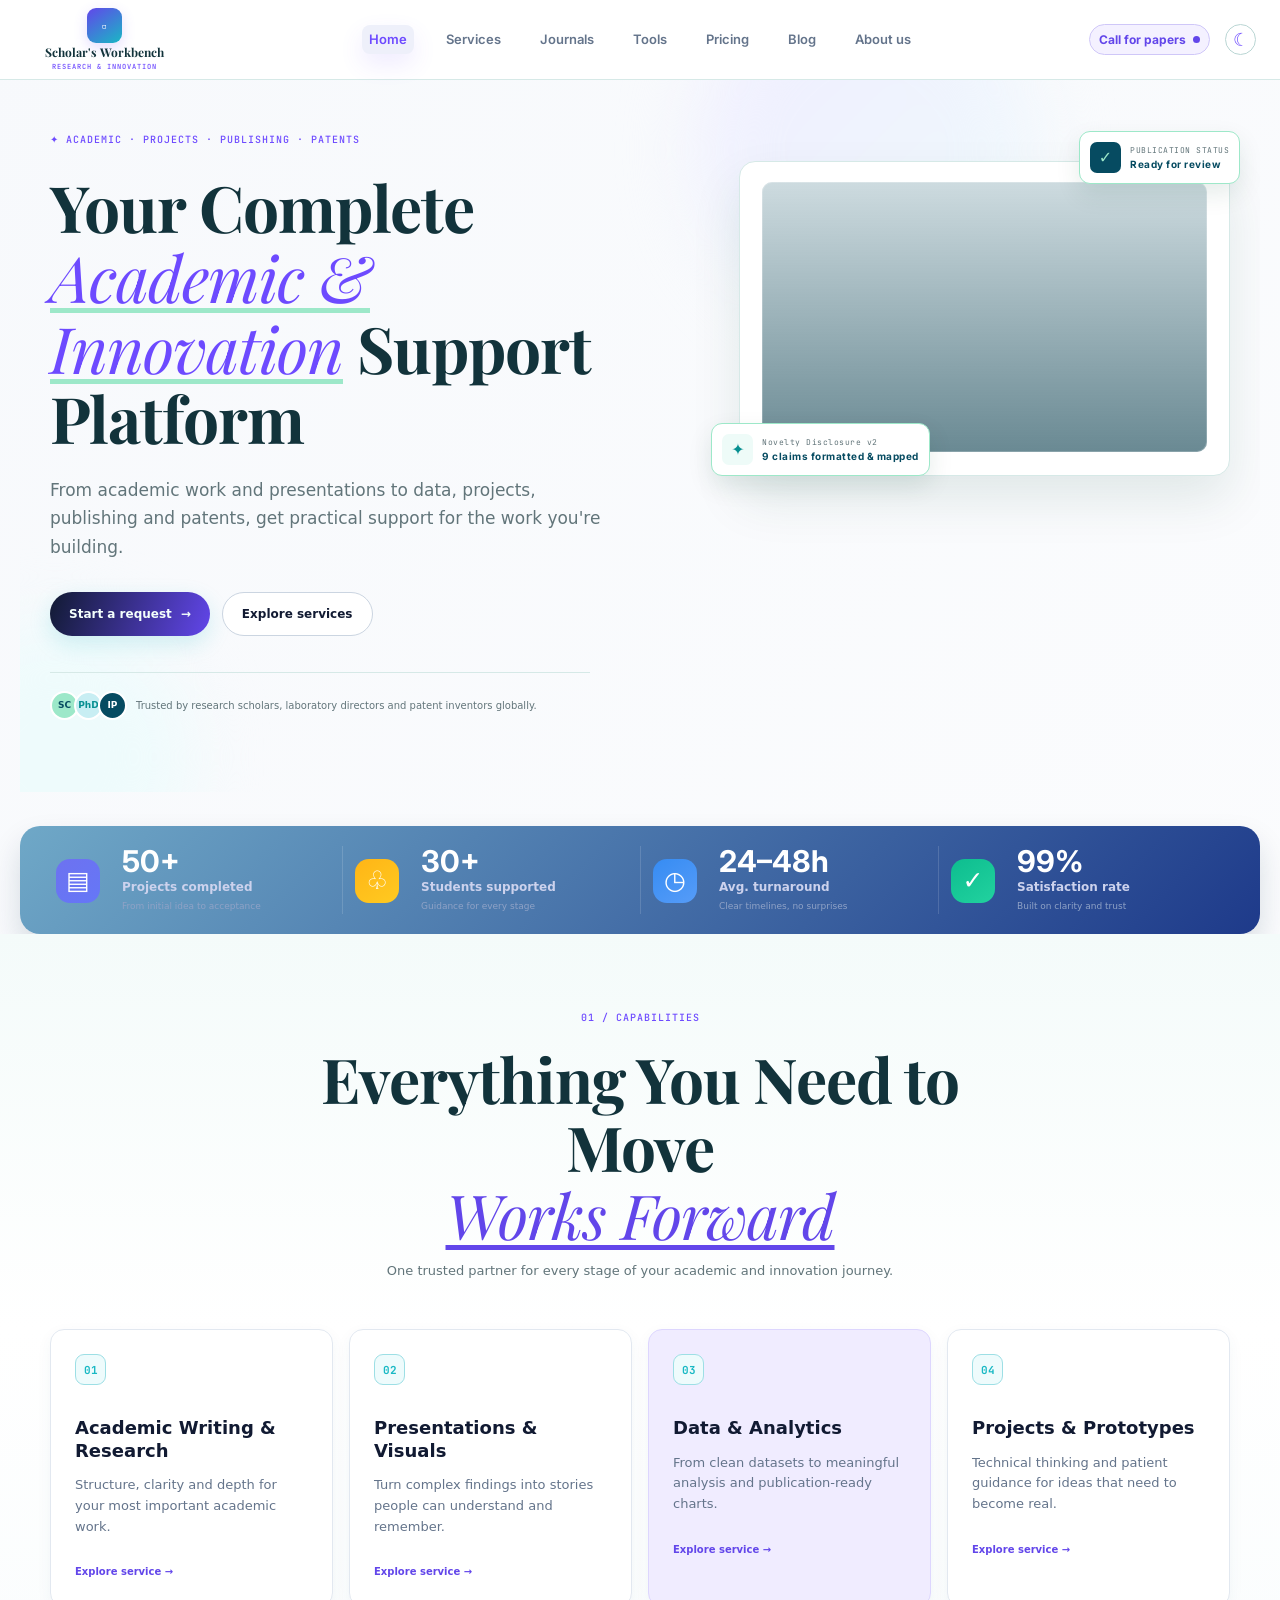
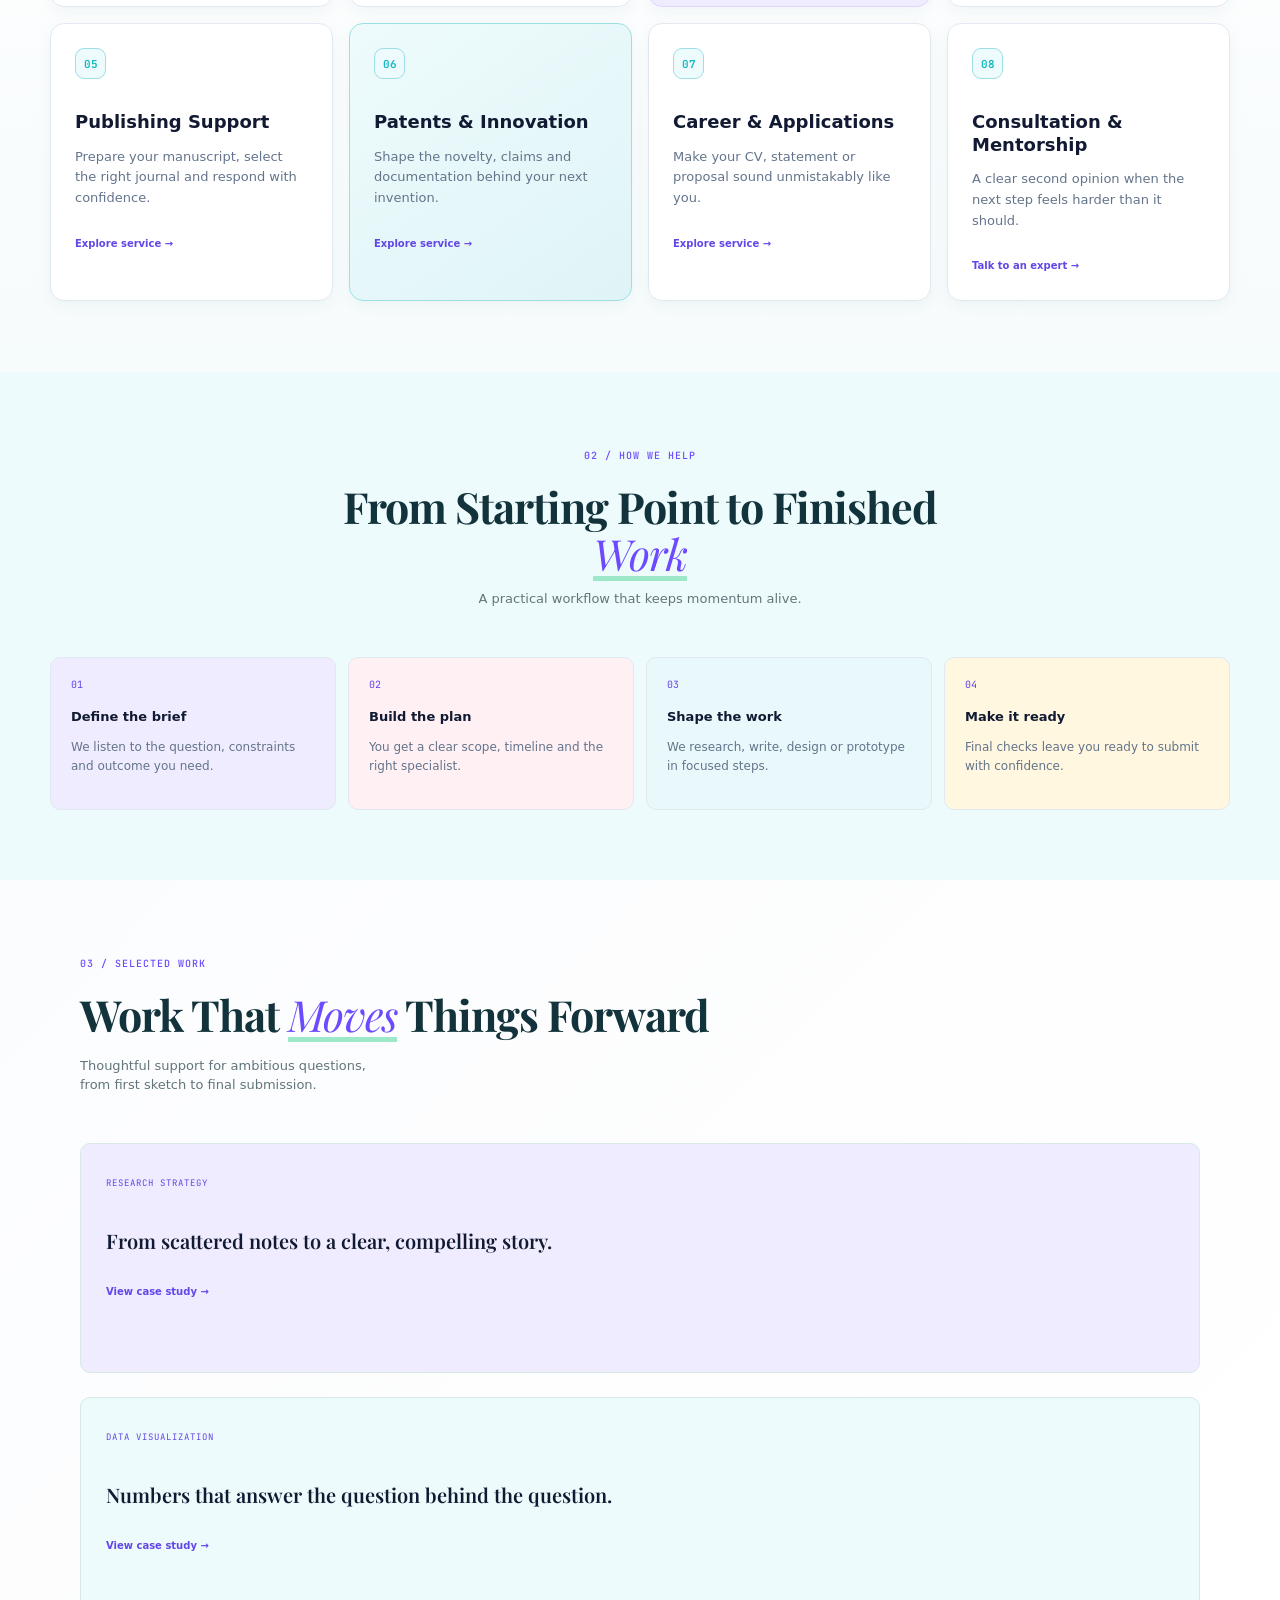
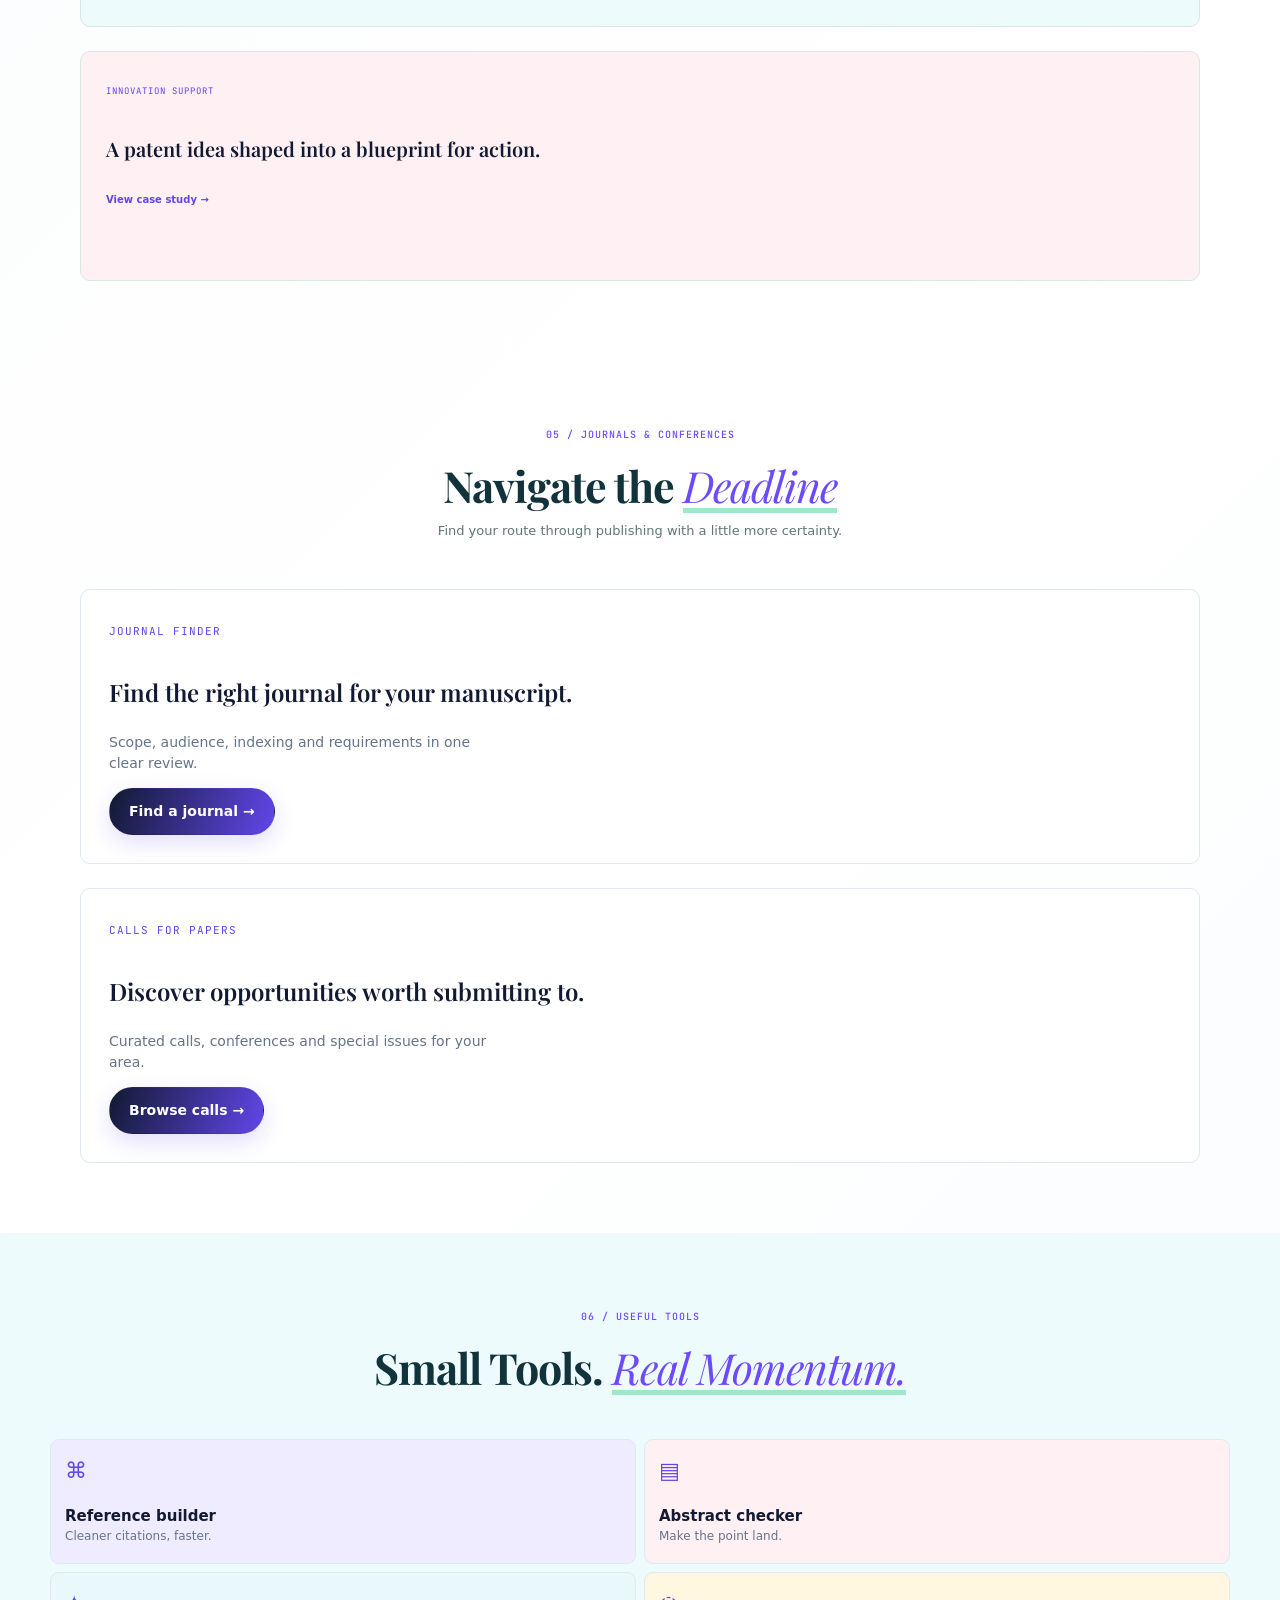
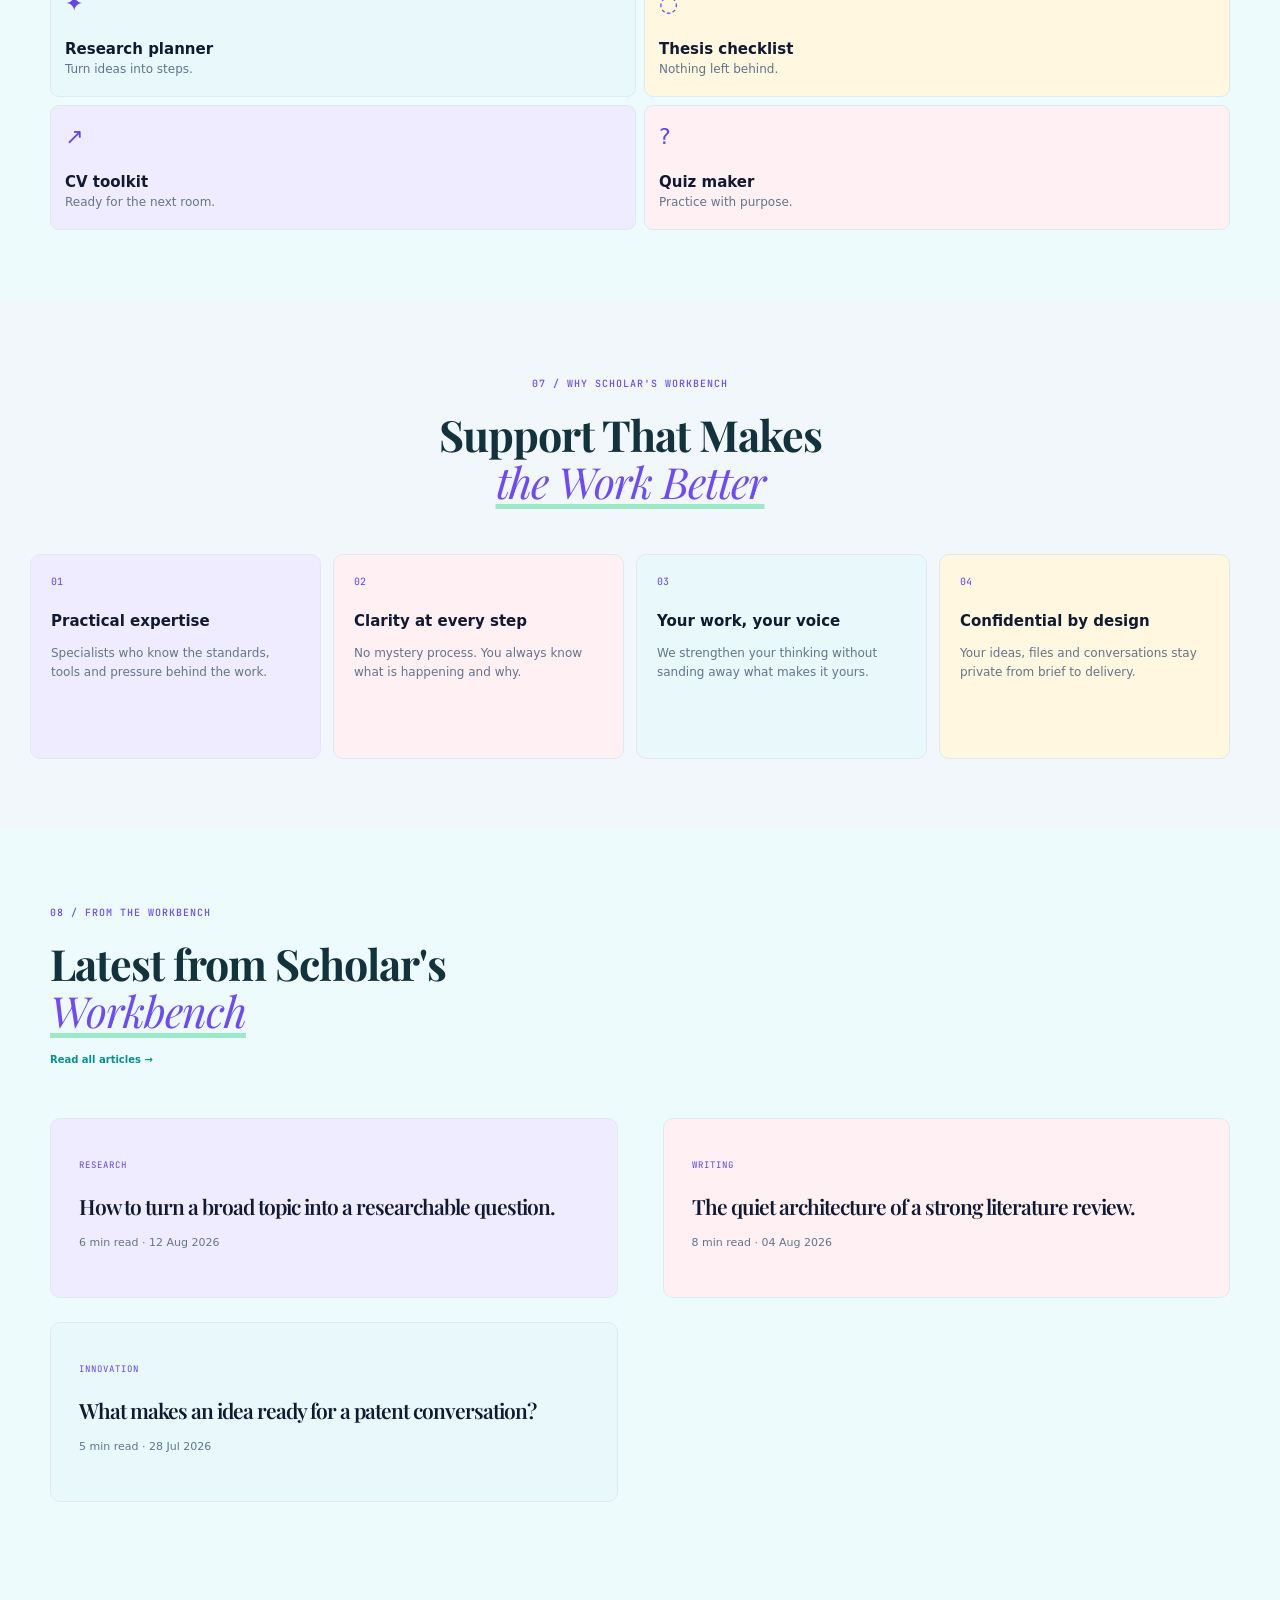
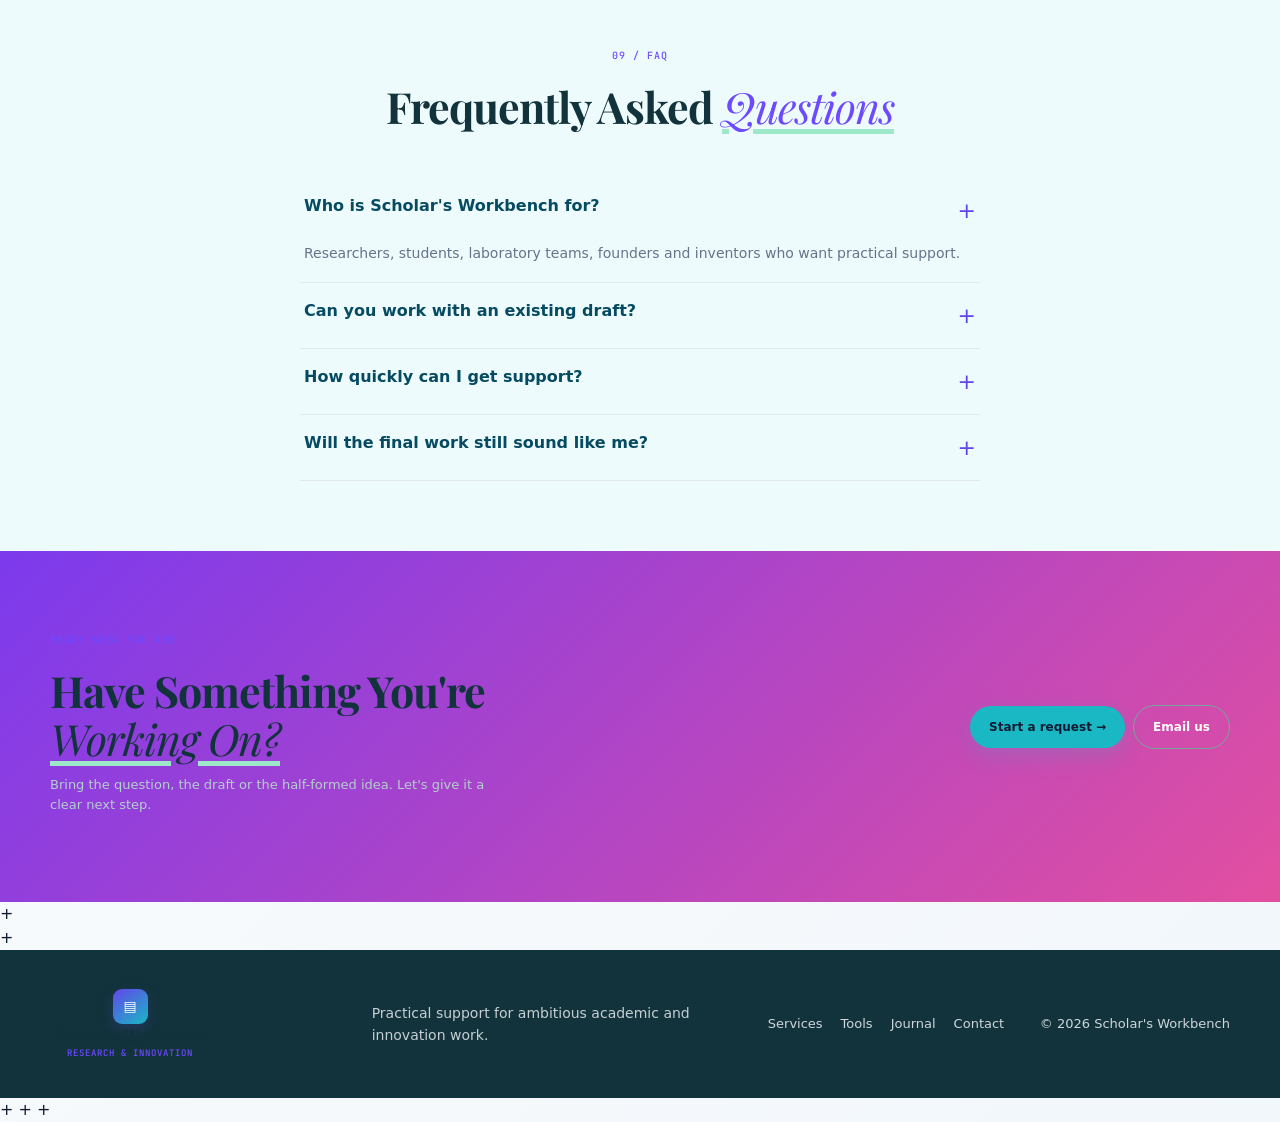
<file: website/index.html>
<!doctype html>
<html lang="en">
  <head>
    <meta charset="UTF-8" />
    <meta name="viewport" content="width=device-width, initial-scale=1.0" />
    <meta
      name="description"
      content="Scholar's Workbench gives researchers practical support for academic work, publishing, innovation and patents."
    />
    <title>Scholar's Workbench | Research & Innovation Support</title>
    <link rel="preconnect" href="https://fonts.googleapis.com" />
    <link rel="preconnect" href="https://fonts.gstatic.com" crossorigin />
    <link
      href="https://fonts.googleapis.com/css2?family=Inter:wght@400;500;600;700&family=JetBrains+Mono:wght@400;500&family=Playfair+Display:ital,wght@0,500;0,600;0,700;1,400;1,600&display=swap"
      rel="stylesheet"
    />
    <link rel="stylesheet" href="styles.css" />
    <style>
      :root {
        --ink: #0f1024;
        --body: #5a6072;
        --muted: #8a90a2;
        --bg: #f7f8fb;
        --surface: #ffffff;
        --border: #e7e9f0;
        --primary: #6d4aff;
        --primary-hover: #5a3ae0;
        --grad-hero: linear-gradient(
          120deg,
          #7c5cff 0%,
          #c64fbe 45%,
          #5b8def 100%
        );
        --grad-blue: linear-gradient(135deg, #6fa8c7 0%, #1e3a8a 100%);
        --grad-pink: linear-gradient(135deg, #f3d9f0 0%, #f0b6da 100%);
        --grad-purple: linear-gradient(135deg, #7c3aed 0%, #e24fa0 100%);
        --tint-lavender: #eef0fa;
        --font-display: Georgia, "Playfair Display", serif;
        --font-body: system-ui, -apple-system, sans-serif;
        --font-mono: "JetBrains Mono", ui-monospace, monospace;
      }
      .scholar-page {
        --forest: var(--ink);
        --deep: #24304b;
        --teal: var(--primary);
        --mint: #19b8c4;
        --pale: var(--bg);
        --muted: var(--body);
        background: var(--bg);
        color: var(--ink);
        font-family: var(--font-body);
      }
      .scholar-page .scholar-header {
        background: #ffffffe8;
        border-color: var(--border);
      }
      .scholar-page .scholar-brand b,
      .scholar-page .scholar-nav .active,
      .scholar-page .scholar-nav a:hover {
        color: var(--forest);
      }
      .scholar-page .scholar-brand small,
      .scholar-page .scholar-kicker,
      .scholar-page .scholar-heading h2 i {
        color: var(--teal);
      }
      .scholar-page .scholar-logo {
        background: linear-gradient(145deg, #6246ea, #19b8c4);
        color: #fff;
      }
      .scholar-page .open-status {
        border-color: #9ddfe5;
        background: #eefbfc;
        color: #111a32;
      }
      .scholar-page .scholar-hero:before {
        background: linear-gradient(135deg, #f0ecff, #eefbfc);
      }
      .scholar-page .scholar-hero:after {
        background: #eefbfc;
      }
      .scholar-page .scholar-hero h1,
      .scholar-page .scholar-heading h2,
      .scholar-page .scholar-cta h2 {
        color: var(--ink);
      }
      .scholar-page .scholar-hero h1 span {
        color: var(--teal);
      }
      .scholar-page .scholar-button.dark {
        background: linear-gradient(110deg, #111a32, #6246ea);
        color: #fff;
      }
      .scholar-page .scholar-button.dark:hover {
        background: linear-gradient(110deg, #6246ea, #19b8c4);
      }
      .scholar-page .scholar-button.outline {
        border-color: #cbd5e1;
        color: var(--forest);
        background: #fff;
      }
      .scholar-page .scholar-button.outline:hover {
        border-color: var(--teal);
        background: #f0ecff;
      }
      .scholar-page .scholar-stats {
        background: linear-gradient(110deg, #111a32, #24304b 56%, #19b8c4);
      }
      .scholar-page .scholar-stats .stat-icon {
        background: linear-gradient(145deg, #6246ea, #8170f1);
      }
      .scholar-page .scholar-stats div:nth-child(2) .stat-icon {
        background: linear-gradient(145deg, #f59e0b, #fbbf24);
      }
      .scholar-page .scholar-stats div:nth-child(3) .stat-icon {
        background: linear-gradient(145deg, #19b8c4, #45d1d6);
      }
      .scholar-page .scholar-stats div:nth-child(4) .stat-icon {
        background: linear-gradient(145deg, #19b8c4, #45d1d6);
      }
      .scholar-page .soft-section,
      .scholar-page .tools-section,
      .scholar-page .articles,
      .scholar-page .faq-section {
        background: #eefbfc;
      }
      .scholar-page .capability-grid article,
      .scholar-page .workflow-grid article,
      .scholar-page .process-grid article,
      .scholar-page .article-grid article,
      .scholar-page .journal-grid article,
      .scholar-page .tools-grid a {
        background: #fff;
        border-color: var(--border);
      }
      .scholar-page .capability-grid article:nth-child(3n),
      .scholar-page .tools-grid a:nth-child(3n) {
        background: linear-gradient(145deg, #f0ecff, #eefbfc);
      }
      .scholar-page .capability-grid article:hover {
        border-color: #19b8c4;
        box-shadow: 0 18px 38px #19b8c42e;
      }
      .scholar-page .capability-grid article > span:first-child {
        border-color: #9ddfe5;
        background: #eefbfc;
        color: #19b8c4;
      }
      .scholar-page .work-cards article:nth-child(1) {
        background: #eefbfc;
      }
      .scholar-page .work-cards article:nth-child(2) {
        background: #e8f8fb;
      }
      .scholar-page .work-cards article:nth-child(3) {
        background: #fff0f3;
      }
      .scholar-page .scholar-cta {
        background: linear-gradient(110deg, #111a32, #6246ea 68%, #19b8c4);
      }
      .scholar-page .scholar-button.mint {
        background: #19b8c4;
        color: #111a32;
      }
      .scholar-page .scholar-button.mint:hover {
        background: #f59e0b;
      }
      .scholar-page .scholar-footer {
        display: grid;
        grid-template-columns: 1.2fr 1.5fr 1fr auto;
        align-items: center;
        gap: 24px;
        min-height: 148px;
        padding: 30px max(28px, calc((100% - 1180px) / 2));
        background: #111a32;
        color: #edf2f7;
      }
      .scholar-page .scholar-footer .scholar-brand {
        display: inline-flex;
        align-items: center;
        gap: 10px;
        justify-self: start;
      }
      .scholar-page .scholar-footer .scholar-brand b {
        font-size: 15px;
      }
      .scholar-page .scholar-footer .scholar-brand small {
        font-size: 7px;
      }
      .scholar-page .scholar-footer p {
        max-width: 470px;
        margin: 0;
        color: rgba(237, 242, 247, 0.82);
        font-size: 14px;
        line-height: 1.6;
      }
      .scholar-page .scholar-footer > div {
        display: flex;
        flex-wrap: wrap;
        gap: 18px;
      }
      .scholar-page .scholar-footer > div a,
      .scholar-page .scholar-footer > small {
        color: rgba(237, 242, 247, 0.86);
        font-size: 13px;
      }
      .scholar-page .scholar-footer > a,
      .scholar-page .scholar-footer > div a {
        transition: opacity 0.2s ease;
      }
      .scholar-page .scholar-footer > a:hover,
      .scholar-page .scholar-footer > div a:hover {
        opacity: 1;
      }
      .scholar-page .scholar-footer > small {
        justify-self: end;
      }
      .scholar-page.scholar-page {
        background: linear-gradient(
          135deg,
          #f7f9fc 0%,
          #fff 52%,
          #f2f7fb 100%
        ) !important;
        color: #111a32;
      }
      .scholar-page.scholar-page .scholar-hero h1 span {
        color: #6246ea !important;
      }
      .scholar-page.scholar-page .scholar-hero-buttons .scholar-button.dark {
        background: linear-gradient(110deg, #111a32, #6246ea) !important;
      }
      .scholar-page.scholar-page .scholar-cta .scholar-button.mint {
        background: #19b8c4 !important;
      }
      .scholar-page.scholar-page .scholar-logo {
        background: linear-gradient(145deg, #6246ea, #19b8c4) !important;
        box-shadow: 0 5px 14px #19b8c42e;
      }
      .scholar-page.scholar-page .scholar-stats {
        background: linear-gradient(
          110deg,
          #111a32,
          #24304b 56%,
          #19b8c4
        ) !important;
      }
      .scholar-page.scholar-page .scholar-cta {
        background: linear-gradient(
          110deg,
          #111a32,
          #6246ea 68%,
          #19b8c4
        ) !important;
      }
      .scholar-page.scholar-page .scholar-cta .scholar-button.mint {
        background: #19b8c4 !important;
        color: #111a32 !important;
        box-shadow: 0 8px 22px #19b8c42e !important;
      }
      .scholar-page.scholar-page .scholar-button.dark {
        box-shadow: 0 8px 22px #19b8c42e !important;
      }
      .scholar-page.scholar-page .scholar-button.outline {
        color: #111a32 !important;
      }
      .scholar-page.scholar-page .capability-grid article:before {
        background: radial-gradient(
          circle at var(--spot-x, 50%) var(--spot-y, 50%),
          #19b8c4 0,
          transparent 30%
        );
      }
      .scholar-page.scholar-page .capability-grid article:after {
        background-image: radial-gradient(
          circle,
          #19b8c4 1px,
          transparent 1.5px
        );
      }
      .scholar-page.scholar-page #services .capability-grid article {
        background: #fff !important;
        border-color: #e2e8f0 !important;
        color: #111a32;
      }
      .scholar-page.scholar-page
        #services
        .capability-grid
        article:nth-child(3n) {
        background: linear-gradient(145deg, #f0ecff, #eefbfc) !important;
      }
      .scholar-page.scholar-page
        #services
        .capability-grid
        article:nth-child(6) {
        background: linear-gradient(145deg, #eefbfc, #dff4f7) !important;
        border-color: #9ddfe5 !important;
      }
      .scholar-page.scholar-page
        #services
        .capability-grid
        article
        > span:first-child {
        background: #eefbfc !important;
        border-color: #9ddfe5 !important;
        color: #19b8c4 !important;
      }
      .scholar-page.scholar-page #services .capability-grid article b {
        color: #111a32 !important;
      }
      .scholar-page.scholar-page #services .capability-grid article p {
        color: #64748b !important;
      }
      .scholar-page.scholar-page #services .capability-grid article a {
        color: #6246ea !important;
      }
      .scholar-page.scholar-page #services .capability-grid article:hover {
        border-color: #19b8c4 !important;
        box-shadow: 0 18px 38px #19b8c42e !important;
      }
      .scholar-page.scholar-page #services .capability-grid article:before {
        background: radial-gradient(
          circle at var(--spot-x, 50%) var(--spot-y, 50%),
          #19b8c4 0,
          transparent 30%
        ) !important;
      }
      .scholar-page.scholar-page #services .capability-grid article:after {
        background-image: radial-gradient(
          circle,
          #19b8c4 1px,
          transparent 1.5px
        ) !important;
      }
      .scholar-page.scholar-page .workflow-grid article,
      .scholar-page.scholar-page .process-grid article,
      .scholar-page.scholar-page .journal-grid article,
      .scholar-page.scholar-page .article-grid article,
      .scholar-page.scholar-page .tools-grid a {
        background: #fff !important;
        border-color: #e2e8f0 !important;
        color: #111a32;
      }
      .scholar-page.scholar-page .workflow-grid article b,
      .scholar-page.scholar-page .process-grid article b,
      .scholar-page.scholar-page .tools-grid a > span,
      .scholar-page.scholar-page .journal-grid article > span,
      .scholar-page.scholar-page .article-grid article > span {
        color: #6246ea !important;
      }
      .scholar-page.scholar-page .workflow-grid article strong,
      .scholar-page.scholar-page .process-grid article h3,
      .scholar-page.scholar-page .journal-grid article h3,
      .scholar-page.scholar-page .article-grid article h3,
      .scholar-page.scholar-page .tools-grid a b {
        color: #111a32 !important;
      }
      .scholar-page.scholar-page .workflow-grid article p,
      .scholar-page.scholar-page .process-grid article p,
      .scholar-page.scholar-page .journal-grid article p,
      .scholar-page.scholar-page .article-grid article small,
      .scholar-page.scholar-page .tools-grid a small {
        color: #64748b !important;
      }
      .scholar-page.scholar-page .workflow-grid article,
      .scholar-page.scholar-page .process-grid article {
        transition:
          transform 0.28s ease,
          box-shadow 0.28s ease,
          border-color 0.28s ease;
      }
      .scholar-page.scholar-page .workflow-grid article:nth-child(4n + 1),
      .scholar-page.scholar-page .process-grid article:nth-child(4n + 1) {
        background: #f0ecff !important;
      }
      .scholar-page.scholar-page .workflow-grid article:nth-child(4n + 2),
      .scholar-page.scholar-page .process-grid article:nth-child(4n + 2) {
        background: #fff0f3 !important;
      }
      .scholar-page.scholar-page .workflow-grid article:nth-child(4n + 3),
      .scholar-page.scholar-page .process-grid article:nth-child(4n + 3) {
        background: #e8f8fb !important;
      }
      .scholar-page.scholar-page .workflow-grid article:nth-child(4n),
      .scholar-page.scholar-page .process-grid article:nth-child(4n) {
        background: #fff7df !important;
      }
      .scholar-page.scholar-page .workflow-grid article:hover,
      .scholar-page.scholar-page .workflow-grid article:focus-within,
      .scholar-page.scholar-page .process-grid article:hover,
      .scholar-page.scholar-page .process-grid article:focus-within {
        border-color: #6246ea !important;
        box-shadow: 0 18px 35px #6246ea26;
        transform: translateY(-8px) scale(1.02);
      }
      .scholar-page.scholar-page .tools-grid a {
        transition:
          transform 0.28s ease,
          box-shadow 0.28s ease,
          border-color 0.28s ease;
      }
      .scholar-page.scholar-page .tools-grid a:nth-child(4n + 1) {
        background: #f0ecff !important;
      }
      .scholar-page.scholar-page .tools-grid a:nth-child(4n + 2) {
        background: #fff0f3 !important;
      }
      .scholar-page.scholar-page .tools-grid a:nth-child(4n + 3) {
        background: #e8f8fb !important;
      }
      .scholar-page.scholar-page .tools-grid a:nth-child(4n) {
        background: #fff7df !important;
      }
      .scholar-page.scholar-page .tools-grid a:hover,
      .scholar-page.scholar-page .tools-grid a:focus-visible {
        border-color: #6246ea !important;
        box-shadow: 0 18px 35px #6246ea26;
        transform: translateY(-8px) scale(1.02);
      }
      .scholar-page.scholar-page .article-grid article {
        transition:
          transform 0.28s ease,
          box-shadow 0.28s ease,
          border-color 0.28s ease;
      }
      .scholar-page.scholar-page .article-grid article:nth-child(1) {
        background: #f0ecff !important;
      }
      .scholar-page.scholar-page .article-grid article:nth-child(2) {
        background: #fff0f3 !important;
      }
      .scholar-page.scholar-page .article-grid article:nth-child(3) {
        background: #e8f8fb !important;
      }
      .scholar-page.scholar-page .article-grid article:hover,
      .scholar-page.scholar-page .article-grid article:focus-within {
        border-color: #6246ea !important;
        box-shadow: 0 18px 35px #6246ea26;
        transform: translateY(-8px) scale(1.02);
      }
      .scholar-page.scholar-page #journals .scholar-button.dark {
        background: linear-gradient(110deg, #111a32, #6246ea) !important;
        color: #fff !important;
        box-shadow: 0 8px 22px #6246ea2e !important;
      }
      .scholar-page.scholar-page #journals .scholar-button.dark:hover {
        background: linear-gradient(110deg, #6246ea, #19b8c4) !important;
      }
      .scholar-page.scholar-page .why-section {
        background: #f2f7fb !important;
        color: #111a32;
      }
      .scholar-page.scholar-page .why-grid article {
        background: #fff !important;
        border-color: #e2e8f0 !important;
        color: #111a32;
      }
      .scholar-page.scholar-page .why-grid article b {
        color: #6246ea !important;
      }
      .scholar-page.scholar-page .why-grid article h3 {
        color: #111a32 !important;
      }
      .scholar-page.scholar-page .why-grid article p {
        color: #64748b !important;
      }
      .scholar-page.scholar-page .why-grid article {
        transition:
          transform 0.28s ease,
          box-shadow 0.28s ease,
          border-color 0.28s ease;
      }
      .scholar-page.scholar-page .why-grid article:nth-child(1) {
        background: #f0ecff !important;
      }
      .scholar-page.scholar-page .why-grid article:nth-child(2) {
        background: #fff0f3 !important;
      }
      .scholar-page.scholar-page .why-grid article:nth-child(3) {
        background: #e8f8fb !important;
      }
      .scholar-page.scholar-page .why-grid article:nth-child(4) {
        background: #fff7df !important;
      }
      .scholar-page.scholar-page .why-grid article:hover,
      .scholar-page.scholar-page .why-grid article:focus-within {
        border-color: #6246ea !important;
        box-shadow: 0 18px 35px #6246ea26;
        transform: translateY(-8px) scale(1.02);
      }
      .scholar-page.scholar-page
        .selected-work
        .work-cards
        article:nth-child(1) {
        background: #f0ecff !important;
      }
      .scholar-page.scholar-page
        .selected-work
        .work-cards
        article:nth-child(2) {
        background: #eefbfc !important;
      }
      .scholar-page.scholar-page
        .selected-work
        .work-cards
        article:nth-child(3) {
        background: #fff0f3 !important;
      }
      .scholar-page.scholar-page .work-cards article span,
      .scholar-page.scholar-page .work-cards article a {
        color: #6246ea !important;
      }
      .scholar-page.scholar-page .work-cards article h3 {
        color: #111a32 !important;
      }
      .scholar-page.scholar-page .faq-grid details {
        border-color: #e2e8f0 !important;
        color: #111a32;
      }
      .scholar-page.scholar-page .faq-grid details p {
        color: #64748b !important;
      }
      .scholar-page.scholar-page .faq-grid summary span {
        color: #6246ea !important;
      }
      .scholar-page.scholar-page .open-status {
        border-color: #cfc7f8 !important;
        background: #f4f1ff !important;
        color: #6246ea !important;
      }
      .scholar-page.scholar-page .open-status i {
        background: #6246ea !important;
        box-shadow: 0 0 0 0 #6246ea55 !important;
      }
      .scholar-page.scholar-page #services .scholar-heading h2 i {
        color: #6246ea !important;
        text-decoration-color: #6246ea !important;
      }
      .scholar-page.scholar-page
        #services
        .capability-grid
        article:nth-child(3) {
        background: #f0ecff !important;
        border-color: #ddd6fe !important;
      }
      .scholar-page.scholar-page
        #services
        .capability-grid
        article:nth-child(3):before {
        background: radial-gradient(
          circle at var(--spot-x, 50%) var(--spot-y, 50%),
          #6246ea 0,
          transparent 30%
        ) !important;
      }
      .scholar-page.scholar-page
        #services
        .capability-grid
        article:nth-child(3):after {
        background-image: radial-gradient(
          circle,
          #6246ea 1px,
          transparent 1.5px
        ) !important;
      }
      .scholar-page.scholar-page .scholar-header {
        background: #ffffffe8;
        border-color: var(--border);
      }
      .scholar-page.scholar-page .scholar-brand b,
      .scholar-page.scholar-page .scholar-nav .active,
      .scholar-page.scholar-page .scholar-nav a:hover {
        color: var(--ink);
      }
      .scholar-page.scholar-page .scholar-brand small,
      .scholar-page.scholar-page .scholar-kicker,
      .scholar-page.scholar-page .scholar-heading h2 i {
        color: var(--primary);
      }
      .scholar-page.scholar-page .scholar-hero h1,
      .scholar-page.scholar-page .scholar-heading h2,
      .scholar-page.scholar-page .scholar-cta h2 {
        color: var(--ink);
      }
      .scholar-page.scholar-page .scholar-hero h1 span {
        color: var(--primary) !important;
      }
      .scholar-page.scholar-page .scholar-button.dark {
        background: var(--grad-hero) !important;
      }
      .scholar-page.scholar-page .scholar-button.dark:hover {
        background: var(--primary-hover) !important;
      }
      .scholar-page.scholar-page .scholar-stats {
        background: var(--grad-blue) !important;
      }
      .scholar-page.scholar-page .scholar-cta {
        background: var(--grad-purple) !important;
      }
      .scholar-page.scholar-page .scholar-footer {
        background: var(--ink);
      }
      :root[data-theme="dark"] {
        --ink: #f2f3f8;
        --body: #a9aec0;
        --muted: #6e7488;
        --bg: #0b0c1a;
        --surface: #14162a;
        --surface-2: #1c1f38;
        --border: #262a44;
        --primary: #8b72ff;
        --primary-hover: #a08cff;
        --primary-soft: #1e1b3a;
        --grad-hero: linear-gradient(
          120deg,
          #8b72ff 0%,
          #c64fbe 55%,
          #6d8bff 100%
        );
        --grad-purple: linear-gradient(135deg, #6d4aff 0%, #c64fbe 100%);
        --tint-lavender: #16182e;
      }
      .scholar-page.scholar-page.dark-mode {
        --forest: var(--ink);
        --deep: var(--surface-2);
        --teal: var(--primary);
        --mint: var(--primary);
        --pale: var(--primary-soft);
        --muted: var(--body);
        background: var(--bg) !important;
        color: var(--ink) !important;
      }
      .scholar-page.scholar-page.dark-mode .scholar-header {
        background: #0b0c1ae8 !important;
        border-color: var(--border) !important;
      }
      .scholar-page.scholar-page.dark-mode .scholar-logo {
        background: var(--grad-purple) !important;
      }
      .scholar-page.scholar-page.dark-mode .scholar-hero:before {
        background: var(--primary-soft) !important;
      }
      .scholar-page.scholar-page.dark-mode .scholar-hero:after {
        background: var(--surface-2) !important;
      }
      .scholar-page.scholar-page.dark-mode .scholar-hero h1,
      .scholar-page.scholar-page.dark-mode .scholar-heading h2,
      .scholar-page.scholar-page.dark-mode .scholar-cta h2,
      .scholar-page.scholar-page.dark-mode .scholar-brand b,
      .scholar-page.scholar-page.dark-mode .scholar-nav a {
        color: var(--ink) !important;
      }
      .scholar-page.scholar-page.dark-mode .scholar-hero-copy > p,
      .scholar-page.scholar-page.dark-mode .scholar-heading p,
      .scholar-page.scholar-page.dark-mode .capability-grid article p,
      .scholar-page.scholar-page.dark-mode .workflow-grid article p,
      .scholar-page.scholar-page.dark-mode .process-grid article p,
      .scholar-page.scholar-page.dark-mode .why-grid article p,
      .scholar-page.scholar-page.dark-mode .journal-grid article p,
      .scholar-page.scholar-page.dark-mode .article-grid article small,
      .scholar-page.scholar-page.dark-mode .tools-grid a small,
      .scholar-page.scholar-page.dark-mode .faq-grid details p {
        color: var(--body) !important;
      }
      .scholar-page.scholar-page.dark-mode .scholar-section,
      .scholar-page.scholar-page.dark-mode .soft-section,
      .scholar-page.scholar-page.dark-mode .tools-section,
      .scholar-page.scholar-page.dark-mode .articles,
      .scholar-page.scholar-page.dark-mode .faq-section,
      .scholar-page.scholar-page.dark-mode .why-section {
        background: var(--bg) !important;
      }
      .scholar-page.scholar-page.dark-mode .capability-grid article,
      .scholar-page.scholar-page.dark-mode .workflow-grid article,
      .scholar-page.scholar-page.dark-mode .process-grid article,
      .scholar-page.scholar-page.dark-mode .article-grid article,
      .scholar-page.scholar-page.dark-mode .journal-grid article,
      .scholar-page.scholar-page.dark-mode .tools-grid a,
      .scholar-page.scholar-page.dark-mode .why-grid article {
        background: var(--surface) !important;
        border-color: var(--border) !important;
        color: var(--ink) !important;
      }
      .scholar-page.scholar-page.dark-mode
        .capability-grid
        article:nth-child(3n),
      .scholar-page.scholar-page.dark-mode .tools-grid a:nth-child(3n),
      .scholar-page.scholar-page.dark-mode
        .selected-work
        .work-cards
        article:nth-child(1) {
        background: var(--primary-soft) !important;
      }
      .scholar-page.scholar-page.dark-mode
        .selected-work
        .work-cards
        article:nth-child(2),
      .scholar-page.scholar-page.dark-mode
        .selected-work
        .work-cards
        article:nth-child(3) {
        background: var(--surface-2) !important;
      }
      .scholar-page.scholar-page.dark-mode .scholar-hero h1 span,
      .scholar-page.scholar-page.dark-mode .scholar-kicker,
      .scholar-page.scholar-page.dark-mode .scholar-heading h2 i,
      .scholar-page.scholar-page.dark-mode .work-cards article span,
      .scholar-page.scholar-page.dark-mode .work-cards article a,
      .scholar-page.scholar-page.dark-mode .why-grid article b,
      .scholar-page.scholar-page.dark-mode .faq-grid summary span {
        color: var(--primary) !important;
      }
      .scholar-page.scholar-page.dark-mode .scholar-button.dark {
        background: var(--grad-hero) !important;
      }
      .scholar-page.scholar-page.dark-mode .scholar-button.outline {
        background: var(--surface) !important;
        border-color: var(--border) !important;
        color: var(--ink) !important;
      }
      .scholar-page.scholar-page.dark-mode .open-status {
        background: var(--primary-soft) !important;
        border-color: var(--border) !important;
        color: var(--primary) !important;
      }
      .scholar-page.scholar-page.dark-mode .scholar-stats {
        background: var(--grad-hero) !important;
      }
      .scholar-page.scholar-page.dark-mode .scholar-cta {
        background: var(--grad-purple) !important;
      }
      .scholar-page.scholar-page.dark-mode .scholar-footer {
        background: var(--surface) !important;
        color: var(--body) !important;
      }
    </style>
    <style>
      .scholar-page .capability-grid article:hover::before {
        opacity: 1 !important;
      }
      .scholar-page .capability-grid article.bento-active::before {
        opacity: 1 !important;
      }
      .scholar-page.dark-mode .capability-grid article:hover::before {
        opacity: 1 !important;
      }
      .scholar-page.dark-mode .capability-grid article.bento-active::before {
        opacity: 1 !important;
      }
      @media (max-width: 760px) {
        .scholar-page .scholar-footer {
          grid-template-columns: 1fr;
          gap: 12px;
          padding-top: 24px;
          padding-bottom: 26px;
        }
        .scholar-page .scholar-footer > small {
          justify-self: start;
        }
        .scholar-page.scholar-page #services .capability-grid {
          grid-template-columns: repeat(2, 1fr);
          gap: 9px;
        }
        .scholar-page.scholar-page #services .capability-grid article {
          min-height: 238px;
          padding: 16px;
        }
        .scholar-page.scholar-page #services .capability-grid article b {
          font-size: 15px;
          margin-top: 24px;
        }
        .scholar-page.scholar-page #services .capability-grid article p {
          font-size: 11px;
        }
      }
    </style>
  </head>
  <body class="scholar-page">
    <header class="scholar-header">
      <a class="scholar-brand" href="index.html"
        ><span class="scholar-logo">▤</span
        ><span
          ><b>Scholar's Workbench</b
          ><small>Research &amp; Innovation</small></span
        ></a
      >
      <nav class="scholar-nav" aria-label="Main navigation">
        <a class="active" href="index.html">Home</a
        ><a href="services.html">Services</a><a href="blog.html">Journals</a
        ><a href="tools.html">Tools</a><a href="pricing.html">Pricing</a
        ><a href="blog.html">Blog</a><a href="about.html">About us</a>
      </nav>
      <div class="scholar-actions">
        <span class="open-status"><i></i> Call for papers</span
        ><button
          class="theme-toggle"
          type="button"
          aria-label="Switch to dark mode"
          title="Switch to dark mode"
        >
          ☾
        </button>
      </div>
      <button class="scholar-menu" aria-label="Open menu">☰</button>
    </header>
    <main>
      <section class="scholar-hero" id="hero">
        <div class="scholar-hero-copy">
          <span class="scholar-kicker"
            >✦ ACADEMIC · PROJECTS · PUBLISHING · PATENTS</span
          >
          <h1>
            Your Complete <span>Academic &amp; Innovation</span> Support
            Platform
          </h1>
          <p>
            From academic work and presentations to data, projects, publishing
            and patents, get practical support for the work you're building.
          </p>
          <div class="scholar-hero-buttons">
            <a class="scholar-button dark" href="#request"
              >Start a request <span>→</span></a
            ><a class="scholar-button outline" href="#services"
              >Explore services</a
            >
          </div>
          <div class="scholar-trust">
            <span>SC</span><span>PhD</span><span>IP</span>
            <p>
              Trusted by research scholars, laboratory directors and patent
              inventors globally.
            </p>
          </div>
        </div>
        <div class="workbench-preview">
          <div class="preview-window">
            <div class="preview-top">
              <span class="traffic"><i></i><i></i><i></i></span
              ><code>Manuscript_v4_Final.docx</code><b>Peer ready</b>
            </div>
            <div class="preview-lines"><i></i><i></i><i></i></div>
            <div class="preview-chart">
              <strong>⌁ Regression Concordance <em>R² = 0.984</em></strong>
              <div><i></i><i></i><i></i><i></i><i></i></div>
            </div>
            <div class="preview-check">
              ⌘ <span>Prior-Art Clearance Check</span><b>✓ 0 Conflicts</b>
            </div>
          </div>
          <div class="preview-badge top">
            <span>✓</span
            ><small>PUBLICATION STATUS<strong>Ready for review</strong></small>
          </div>
          <div class="preview-badge bottom">
            <span>✦</span
            ><small
              >Novelty Disclosure v2<strong
                >9 claims formatted &amp; mapped</strong
              ></small
            >
          </div>
        </div>
      </section>
      <section class="scholar-stats">
        <div>
          <span class="stat-icon">▤</span><strong><em>50</em>+</strong
          ><span>Projects completed</span
          ><small>From initial idea to acceptance</small>
        </div>
        <div>
          <span class="stat-icon">♧</span><strong><em>30</em>+</strong
          ><span>Students supported</span
          ><small>Guidance for every stage</small>
        </div>
        <div>
          <span class="stat-icon">◷</span><strong><em>24–48</em>h</strong
          ><span>Avg. turnaround</span
          ><small>Clear timelines, no surprises</small>
        </div>
        <div>
          <span class="stat-icon">✓</span><strong><em>99</em>%</strong
          ><span>Satisfaction rate</span
          ><small>Built on clarity and trust</small>
        </div>
      </section>
      <section class="scholar-section" id="services">
        <div class="scholar-heading">
          <span class="scholar-kicker">01 / CAPABILITIES</span>
          <h2>Everything You Need to Move<br /><i>Works Forward</i></h2>
          <p>
            One trusted partner for every stage of your academic and innovation
            journey.
          </p>
        </div>
        <div class="capability-grid">
          <article>
            <span>01</span><b>Academic Writing &amp; Research</b>
            <p>
              Structure, clarity and depth for your most important academic
              work.
            </p>
            <a href="services.html">Explore service →</a>
          </article>
          <article>
            <span>02</span><b>Presentations &amp; Visuals</b>
            <p>
              Turn complex findings into stories people can understand and
              remember.
            </p>
            <a href="services.html">Explore service →</a>
          </article>
          <article>
            <span>03</span><b>Data &amp; Analytics</b>
            <p>
              From clean datasets to meaningful analysis and publication-ready
              charts.
            </p>
            <a href="services.html">Explore service →</a>
          </article>
          <article>
            <span>04</span><b>Projects &amp; Prototypes</b>
            <p>
              Technical thinking and patient guidance for ideas that need to
              become real.
            </p>
            <a href="services.html">Explore service →</a>
          </article>
          <article>
            <span>05</span><b>Publishing Support</b>
            <p>
              Prepare your manuscript, select the right journal and respond with
              confidence.
            </p>
            <a href="services.html">Explore service →</a>
          </article>
          <article>
            <span>06</span><b>Patents &amp; Innovation</b>
            <p>
              Shape the novelty, claims and documentation behind your next
              invention.
            </p>
            <a href="services.html">Explore service →</a>
          </article>
          <article>
            <span>07</span><b>Career &amp; Applications</b>
            <p>
              Make your CV, statement or proposal sound unmistakably like you.
            </p>
            <a href="services.html">Explore service →</a>
          </article>
          <article>
            <span>08</span><b>Consultation &amp; Mentorship</b>
            <p>
              A clear second opinion when the next step feels harder than it
              should.
            </p>
            <a href="contact.html">Talk to an expert →</a>
          </article>
        </div>
      </section>
      <section class="scholar-section soft-section">
        <div class="scholar-heading">
          <span class="scholar-kicker">02 / HOW WE HELP</span>
          <h2>From Starting Point to Finished<br /><i>Work</i></h2>
          <p>A practical workflow that keeps momentum alive.</p>
        </div>
        <div class="workflow-grid">
          <article>
            <b>01</b><strong>Define the brief</strong>
            <p>We listen to the question, constraints and outcome you need.</p>
          </article>
          <article>
            <b>02</b><strong>Build the plan</strong>
            <p>You get a clear scope, timeline and the right specialist.</p>
          </article>
          <article>
            <b>03</b><strong>Shape the work</strong>
            <p>We research, write, design or prototype in focused steps.</p>
          </article>
          <article>
            <b>04</b><strong>Make it ready</strong>
            <p>Final checks leave you ready to submit with confidence.</p>
          </article>
        </div>
      </section>
      <section class="scholar-section selected-work">
        <div class="scholar-heading split">
          <div>
            <span class="scholar-kicker">03 / SELECTED WORK</span>
            <h2>Work That <i>Moves</i> Things Forward</h2>
          </div>
          <p>
            Thoughtful support for ambitious questions, from first sketch to
            final submission.
          </p>
        </div>
        <div class="work-cards">
          <article>
            <span>RESEARCH STRATEGY</span>
            <h3>From scattered notes to a clear, compelling story.</h3>
            <a href="services.html">View case study →</a>
          </article>
          <article>
            <span>DATA VISUALIZATION</span>
            <h3>Numbers that answer the question behind the question.</h3>
            <a href="services.html">View case study →</a>
          </article>
          <article>
            <span>INNOVATION SUPPORT</span>
            <h3>A patent idea shaped into a blueprint for action.</h3>
            <a href="services.html">View case study →</a>
          </article>
        </div>
      </section>
      <section class="scholar-section" id="journals">
        <div class="scholar-heading">
          <span class="scholar-kicker">05 / JOURNALS &amp; CONFERENCES</span>
          <h2>Navigate the <i>Deadline</i></h2>
          <p>
            Find your route through publishing with a little more certainty.
          </p>
        </div>
        <div class="journal-grid">
          <article>
            <span>JOURNAL FINDER</span>
            <h3>Find the right journal for your manuscript.</h3>
            <p>
              Scope, audience, indexing and requirements in one clear review.
            </p>
            <a class="scholar-button dark" href="contact.html"
              >Find a journal →</a
            >
          </article>
          <article>
            <span>CALLS FOR PAPERS</span>
            <h3>Discover opportunities worth submitting to.</h3>
            <p>Curated calls, conferences and special issues for your area.</p>
            <a class="scholar-button dark" href="contact.html"
              >Browse calls →</a
            >
          </article>
        </div>
      </section>
      <section class="scholar-section tools-section" id="tools">
        <div class="scholar-heading">
          <span class="scholar-kicker">06 / USEFUL TOOLS</span>
          <h2>Small Tools. <i>Real Momentum.</i></h2>
        </div>
        <div class="tools-grid">
          <a href="tools.html"
            ><span>⌘</span><b>Reference builder</b
            ><small>Cleaner citations, faster.</small></a
          ><a href="tools.html"
            ><span>▤</span><b>Abstract checker</b
            ><small>Make the point land.</small></a
          ><a href="tools.html"
            ><span>✦</span><b>Research planner</b
            ><small>Turn ideas into steps.</small></a
          ><a href="tools.html"
            ><span>◌</span><b>Thesis checklist</b
            ><small>Nothing left behind.</small></a
          ><a href="tools.html"
            ><span>↗</span><b>CV toolkit</b
            ><small>Ready for the next room.</small></a
          ><a href="tools.html"
            ><span>?</span><b>Quiz maker</b
            ><small>Practice with purpose.</small></a
          >
        </div>
      </section>
      <section class="scholar-section why-section" id="about">
        <div class="scholar-heading">
          <span class="scholar-kicker">07 / WHY SCHOLAR'S WORKBENCH</span>
          <h2>Support That Makes<br /><i>the Work Better</i></h2>
        </div>
        <div class="why-grid">
          <article>
            <b>01</b>
            <h3>Practical expertise</h3>
            <p>
              Specialists who know the standards, tools and pressure behind the
              work.
            </p>
          </article>
          <article>
            <b>02</b>
            <h3>Clarity at every step</h3>
            <p>
              No mystery process. You always know what is happening and why.
            </p>
          </article>
          <article>
            <b>03</b>
            <h3>Your work, your voice</h3>
            <p>
              We strengthen your thinking without sanding away what makes it
              yours.
            </p>
          </article>
          <article>
            <b>04</b>
            <h3>Confidential by design</h3>
            <p>
              Your ideas, files and conversations stay private from brief to
              delivery.
            </p>
          </article>
        </div>
      </section>
      <section class="scholar-section articles">
        <div class="scholar-heading split">
          <div>
            <span class="scholar-kicker">08 / FROM THE WORKBENCH</span>
            <h2>Latest from Scholar's<br /><i>Workbench</i></h2>
          </div>
          <a href="blog.html">Read all articles →</a>
        </div>
        <div class="article-grid">
          <article>
            <span>RESEARCH</span>
            <h3>How to turn a broad topic into a researchable question.</h3>
            <small>6 min read · 12 Aug 2026</small>
          </article>
          <article>
            <span>WRITING</span>
            <h3>The quiet architecture of a strong literature review.</h3>
            <small>8 min read · 04 Aug 2026</small>
          </article>
          <article>
            <span>INNOVATION</span>
            <h3>What makes an idea ready for a patent conversation?</h3>
            <small>5 min read · 28 Jul 2026</small>
          </article>
        </div>
      </section>
      <section class="scholar-section faq-section">
        <div class="scholar-heading">
          <span class="scholar-kicker">09 / FAQ</span>
          <h2>Frequently Asked <i>Questions</i></h2>
        </div>
        <div class="faq-grid">
          <details open>
            <summary>Who is Scholar's Workbench for? <span>+</span></summary>
            <p>
              Researchers, students, laboratory teams, founders and inventors
              who want practical support.
            </p>
          </details>
          <details>
            <summary>
              Can you work with an existing draft? <span>+</span>
            </summary>
            <p>
              Yes. We can start from a blank page, rough outline, dataset or
              nearly finished manuscript.
            </p>
          </details>
          <details>
            <summary>How quickly can I get support? <span>+</span></summary>
            <p>We confirm a realistic timeline after reviewing your brief.</p>
          </details>
          <details>
            <summary>
              Will the final work still sound like me? <span>+</span>
            </summary>
            <p>
              We clarify and strengthen your voice rather than replacing it.
            </p>
          </details>
        </div>
      </section>
      <section class="scholar-cta" id="request">
        <div>
          <span class="scholar-kicker">READY WHEN YOU ARE</span>
          <h2>Have Something You're<br /><i>Working On?</i></h2>
          <p>
            Bring the question, the draft or the half-formed idea. Let's give it
            a clear next step.
          </p>
        </div>
        <div>
          <a class="scholar-button mint" href="contact.html"
            >Start a request →</a
          ><a
            class="scholar-button ghost"
            href="mailto:hello@scholarsworkbench.org"
            >Email us</a
          >
        </div>
      </section>
      +
    </main>
    +
    <footer class="scholar-footer">
      <a class="scholar-brand" href="#hero"
        ><span class="scholar-logo">▤</span
        ><span
          ><b>Scholar's Workbench</b
          ><small>Research &amp; Innovation</small></span
        ></a
      >
      <p>Practical support for ambitious academic and innovation work.</p>
      <div>
        <a href="services.html">Services</a><a href="tools.html">Tools</a
        ><a href="blog.html">Journal</a><a href="contact.html">Contact</a>
      </div>
      <small>© 2026 Scholar's Workbench</small>
    </footer>
    +
    <script src="script.js"></script>
    +
  </body>
  +
</html>
</file>
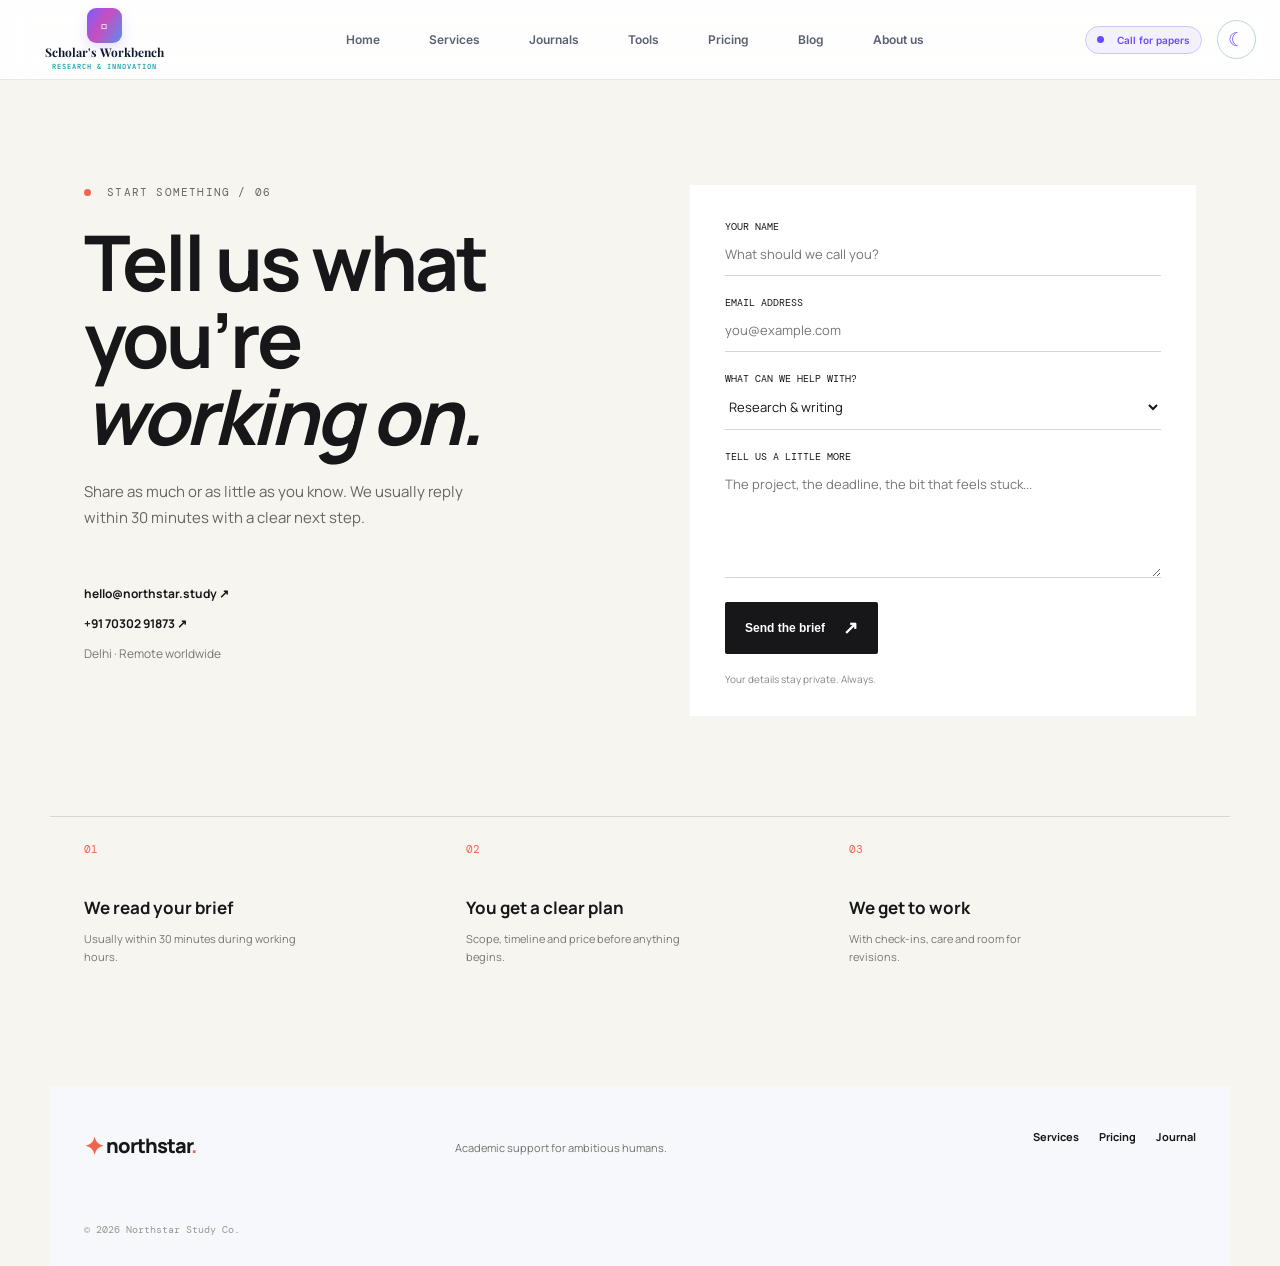
<file: website/contact.html>
<!doctype html>
<html lang="en"><head><meta charset="UTF-8"><meta name="viewport" content="width=device-width,initial-scale=1"><meta name="description" content="Tell Northstar what you are working on and get a clear plan."><title>Contact | Northstar</title><link rel="preconnect" href="https://fonts.googleapis.com"><link rel="preconnect" href="https://fonts.gstatic.com" crossorigin><link href="https://fonts.googleapis.com/css2?family=DM+Mono:wght@400;500;600&family=Manrope:wght@400;500;600;700;800&display=swap" rel="stylesheet"><link rel="stylesheet" href="styles.css"></head><body><header class="site-header"><a class="brand" href="index.html"><span class="brand-mark">✦</span> northstar<span class="brand-dot">.</span></a><nav class="desktop-nav"><a href="services.html">Services</a><a href="tools.html">Tools</a><a href="about.html">About</a><a href="blog.html">Journal</a></nav><a class="button button-dark header-cta" href="contact.html">Start a project <span>↗</span></a><button class="menu-button" aria-label="Open menu">☰</button></header><main><section class="contact-hero section-wrap"><div><p class="eyebrow"><span class="eyebrow-dot"></span> Start something / 06</p><h1>Tell us what you’re<br><em>working on.</em></h1><p>Share as much or as little as you know. We usually reply within 30 minutes with a clear next step.</p><div class="contact-details"><a href="mailto:hello@northstar.study">hello@northstar.study ↗</a><a href="tel:+917030291873">+91 70302 91873 ↗</a><span>Delhi · Remote worldwide</span></div></div><form class="contact-form" onsubmit="return handleContactSubmit(event)"><label for="name">Your name<input id="name" name="name" required placeholder="What should we call you?"></label><label for="email">Email address<input id="email" name="email" type="email" required placeholder="you@example.com"></label><label for="service">What can we help with?<select id="service" name="service"><option>Research & writing</option><option>Presentations & decks</option><option>Data & dashboards</option><option>Code & projects</option><option>Career launchpad</option><option>Something else</option></select></label><label for="details">Tell us a little more<textarea id="details" name="details" rows="5" placeholder="The project, the deadline, the bit that feels stuck..."></textarea></label><button class="button button-dark" type="submit">Send the brief <span>↗</span></button><p class="form-note" id="form-note">Your details stay private. Always.</p></form></section><section class="contact-steps section-wrap"><div><span>01</span><strong>We read your brief</strong><p>Usually within 30 minutes during working hours.</p></div><div><span>02</span><strong>You get a clear plan</strong><p>Scope, timeline and price before anything begins.</p></div><div><span>03</span><strong>We get to work</strong><p>With check-ins, care and room for revisions.</p></div></section></main><footer class="footer section-wrap"><a class="brand" href="index.html"><span class="brand-mark">✦</span> northstar<span class="brand-dot">.</span></a><p>Academic support for ambitious humans.</p><div><a href="services.html">Services</a><a href="pricing.html">Pricing</a><a href="blog.html">Journal</a></div><small>© 2026 Northstar Study Co.</small></footer><script src="script.js"></script></body></html>
</file>
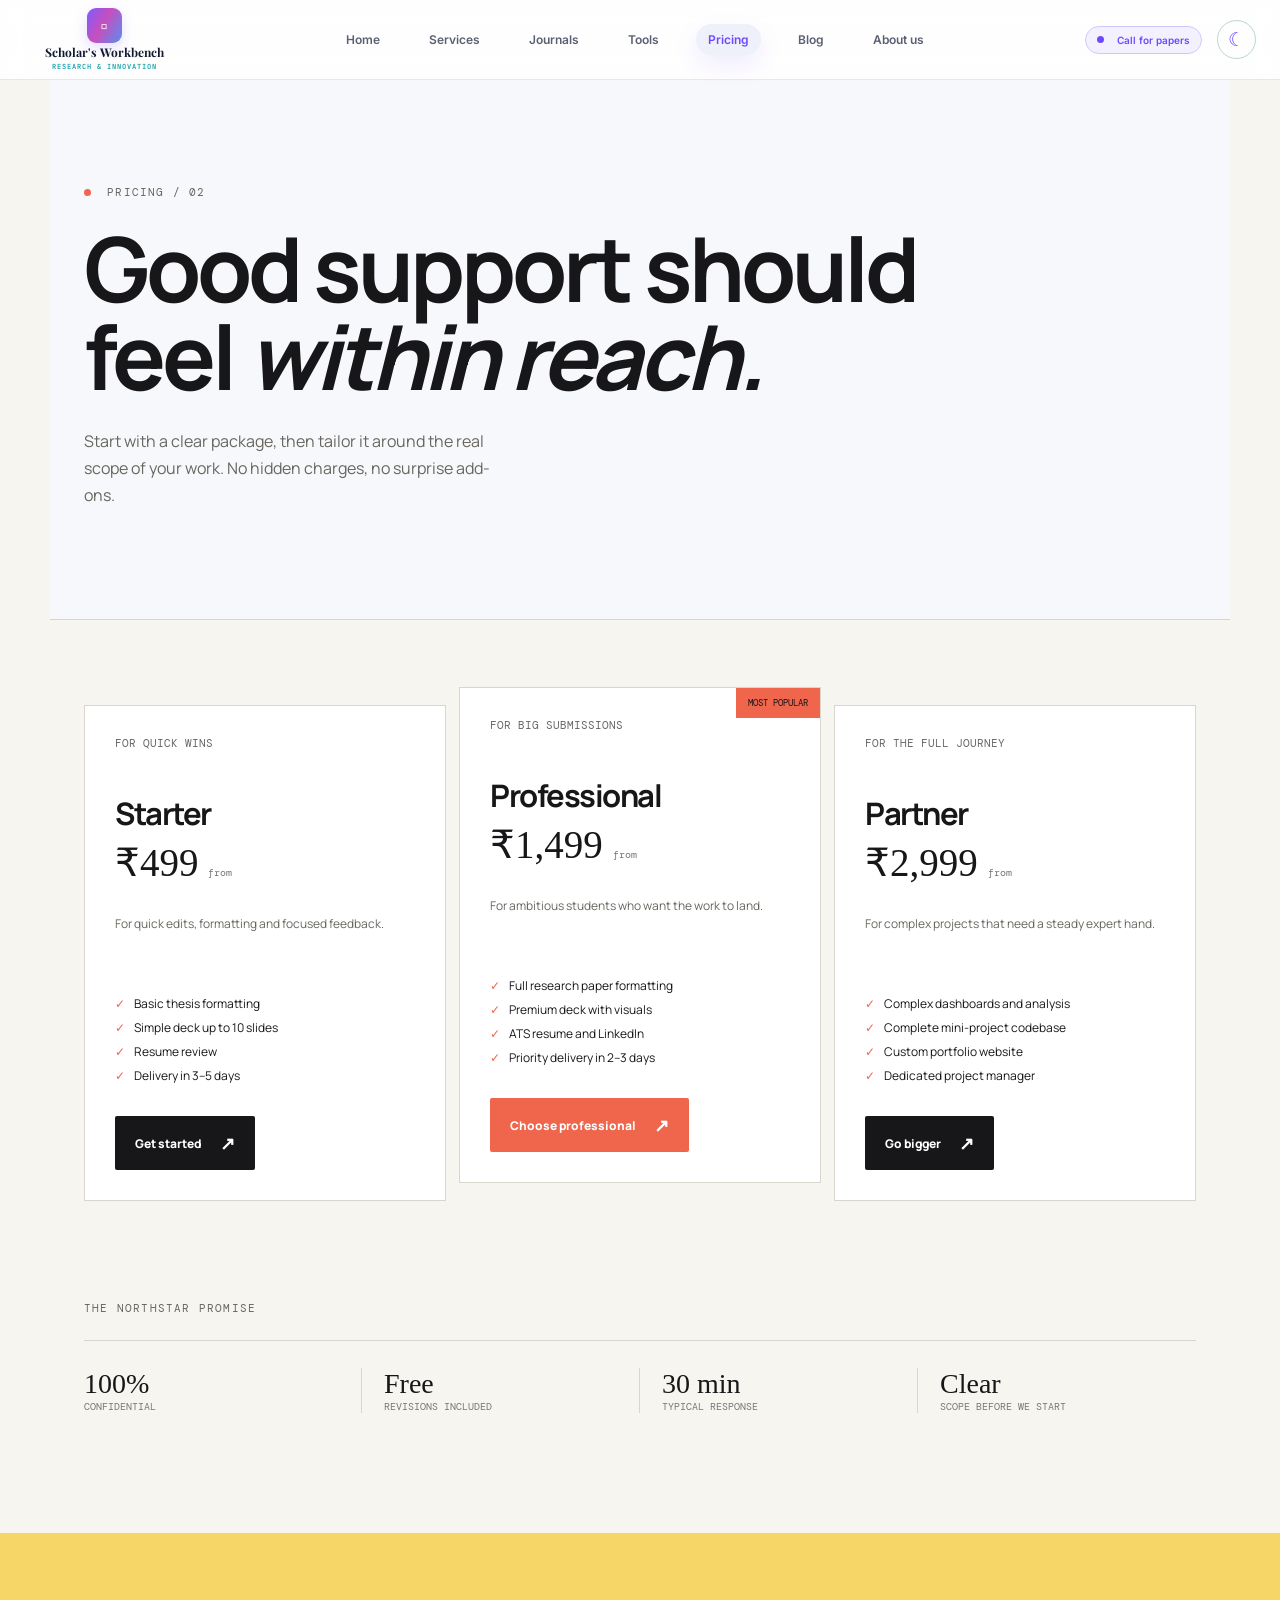
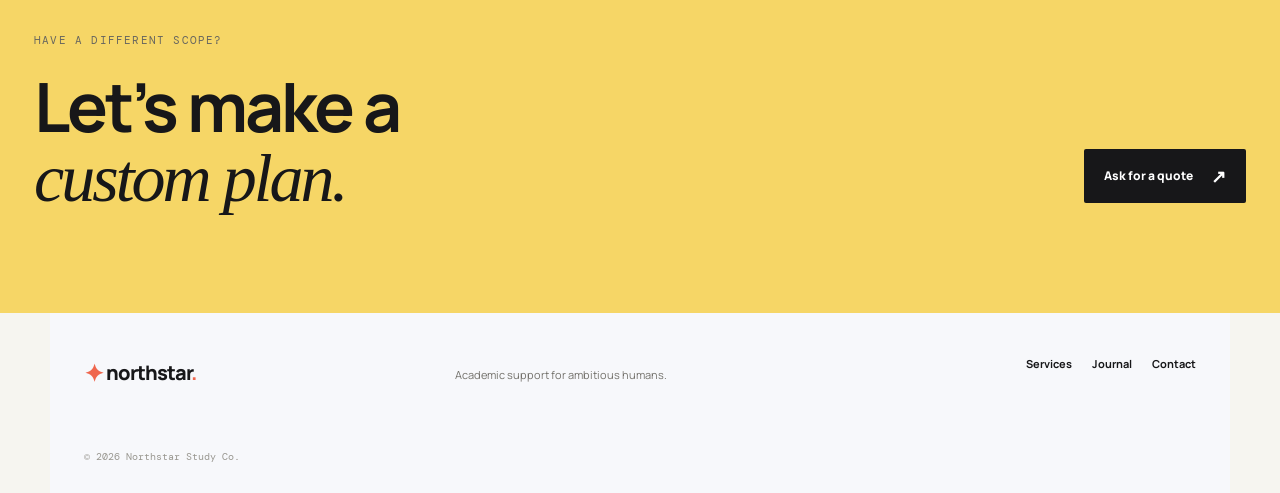
<file: website/pricing.html>
<!doctype html>
<html lang="en"><head><meta charset="UTF-8"><meta name="viewport" content="width=device-width,initial-scale=1"><meta name="description" content="Simple, transparent support packages built for student budgets."><title>Pricing | Northstar</title><link rel="preconnect" href="https://fonts.googleapis.com"><link rel="preconnect" href="https://fonts.gstatic.com" crossorigin><link href="https://fonts.googleapis.com/css2?family=DM+Mono:wght@400;500&family=Manrope:wght@400;500;600;700;800&display=swap" rel="stylesheet"><link rel="stylesheet" href="styles.css"></head><body><header class="site-header"><a class="brand" href="index.html"><span class="brand-mark">✦</span> northstar<span class="brand-dot">.</span></a><nav class="desktop-nav"><a href="services.html">Services</a><a href="tools.html">Tools</a><a href="about.html">About</a><a href="blog.html">Journal</a></nav><a class="button button-dark header-cta" href="contact.html">Start a project <span>↗</span></a><button class="menu-button" aria-label="Open menu">☰</button></header><main><section class="page-hero section-wrap"><p class="eyebrow"><span class="eyebrow-dot"></span> Pricing / 02</p><h1>Good support should<br>feel <em>within reach.</em></h1><p>Start with a clear package, then tailor it around the real scope of your work. No hidden charges, no surprise add-ons.</p></section><section class="pricing-grid section-wrap"><article class="price-card"><span class="service-number">FOR QUICK WINS</span><h2>Starter</h2><p class="price">₹499 <small>from</small></p><p>For quick edits, formatting and focused feedback.</p><ul><li>Basic thesis formatting</li><li>Simple deck up to 10 slides</li><li>Resume review</li><li>Delivery in 3–5 days</li></ul><a class="button button-dark" href="contact.html">Get started <span>↗</span></a></article><article class="price-card featured"><span class="popular-tag">Most popular</span><span class="service-number">FOR BIG SUBMISSIONS</span><h2>Professional</h2><p class="price">₹1,499 <small>from</small></p><p>For ambitious students who want the work to land.</p><ul><li>Full research paper formatting</li><li>Premium deck with visuals</li><li>ATS resume and LinkedIn</li><li>Priority delivery in 2–3 days</li></ul><a class="button button-coral" href="contact.html">Choose professional <span>↗</span></a></article><article class="price-card"><span class="service-number">FOR THE FULL JOURNEY</span><h2>Partner</h2><p class="price">₹2,999 <small>from</small></p><p>For complex projects that need a steady expert hand.</p><ul><li>Complex dashboards and analysis</li><li>Complete mini-project codebase</li><li>Custom portfolio website</li><li>Dedicated project manager</li></ul><a class="button button-dark" href="contact.html">Go bigger <span>↗</span></a></article></section><section class="pricing-note section-wrap"><p class="eyebrow">The Northstar promise</p><div class="promise-grid"><div><strong>100%</strong><span>confidential</span></div><div><strong>Free</strong><span>revisions included</span></div><div><strong>30 min</strong><span>typical response</span></div><div><strong>Clear</strong><span>scope before we start</span></div></div></section><section class="contact section-wrap"><div><p class="eyebrow">Have a different scope?</p><h2>Let’s make a<br><em>custom plan.</em></h2></div><a class="button button-dark contact-button" href="contact.html">Ask for a quote <span>↗</span></a></section></main><footer class="footer section-wrap"><a class="brand" href="index.html"><span class="brand-mark">✦</span> northstar<span class="brand-dot">.</span></a><p>Academic support for ambitious humans.</p><div><a href="services.html">Services</a><a href="blog.html">Journal</a><a href="contact.html">Contact</a></div><small>© 2026 Northstar Study Co.</small></footer><script src="script.js"></script></body></html>
</file>
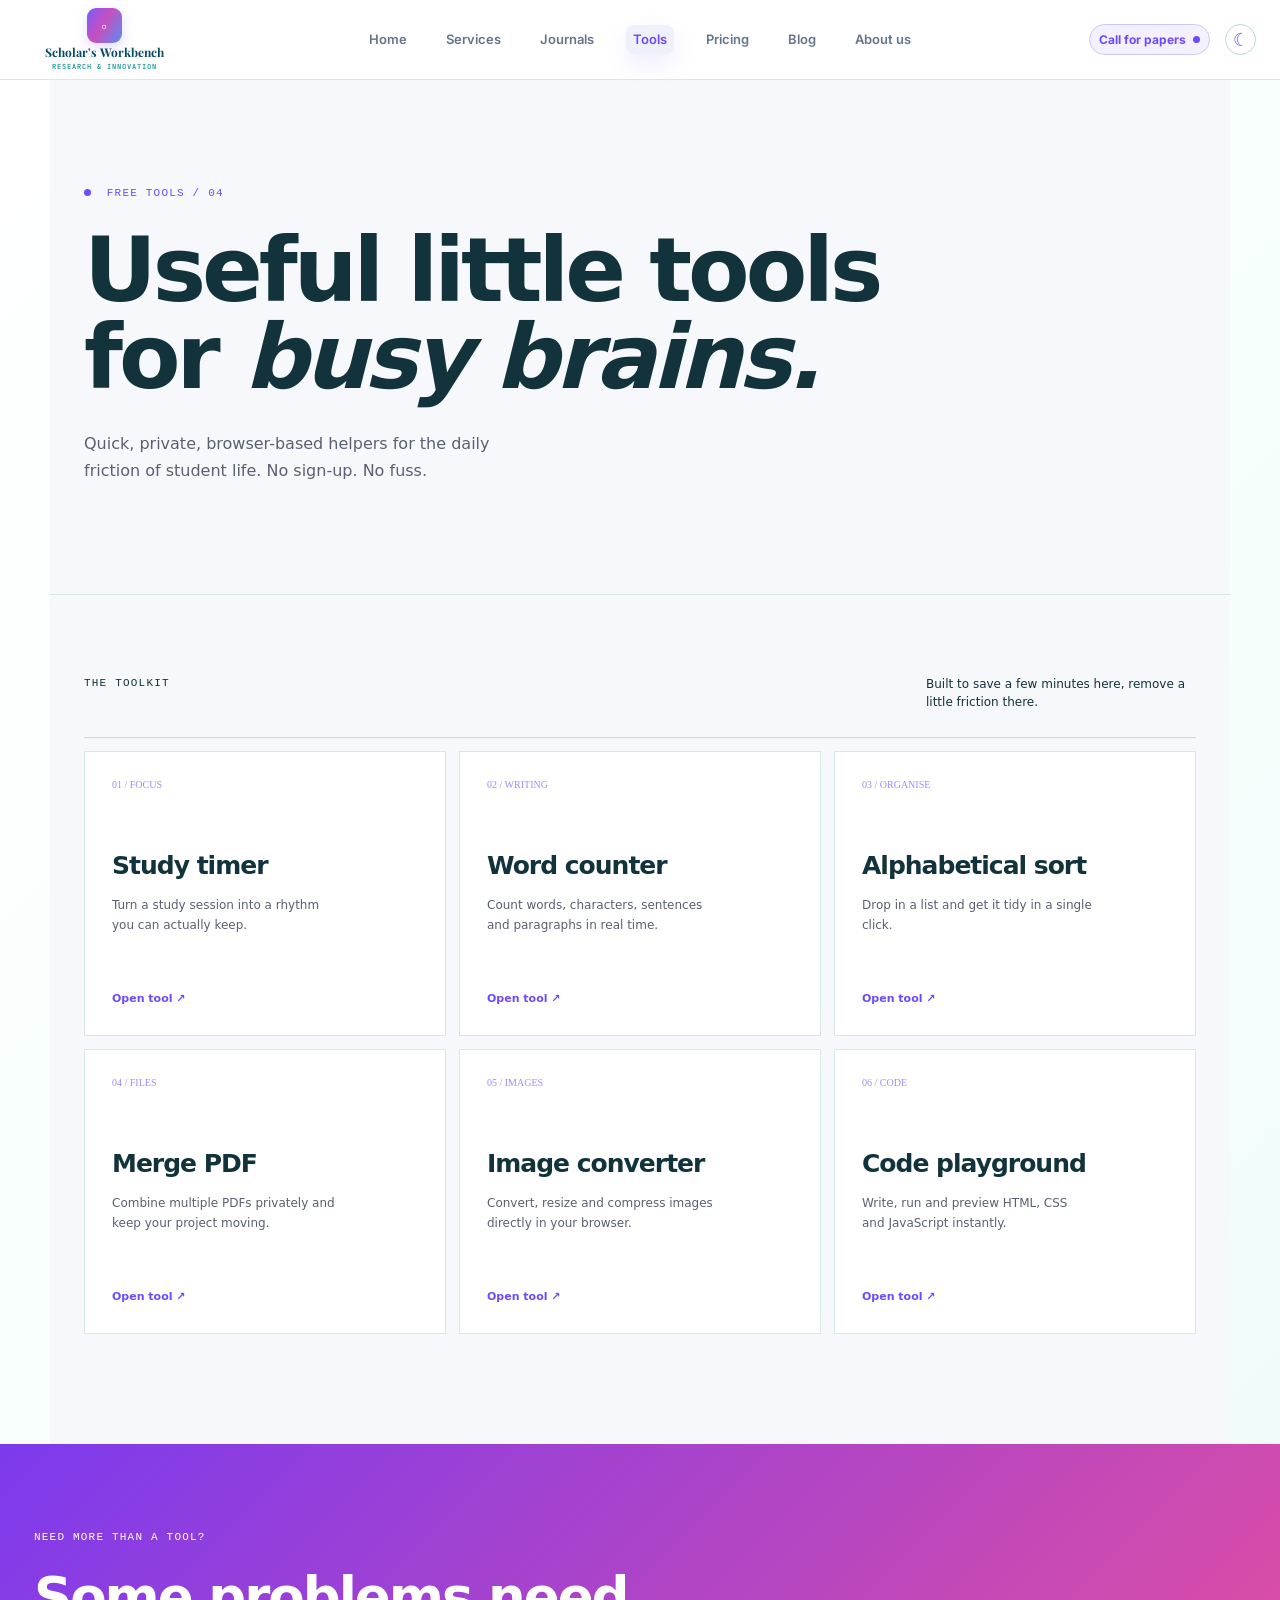
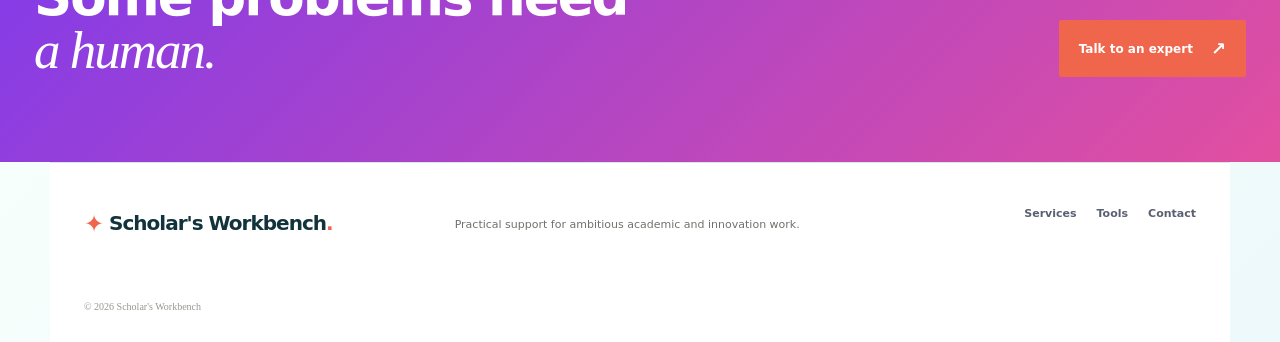
<file: website/tools.html>
<!doctype html>
<html lang="en">
<head>
  <meta charset="UTF-8">
  <meta name="viewport" content="width=device-width,initial-scale=1">
  <meta name="description" content="Free study and productivity tools from Scholar's Workbench.">
  <title>Tools | Scholar's Workbench</title>
  <link rel="preconnect" href="https://fonts.googleapis.com">
  <link rel="preconnect" href="https://fonts.googleapis.com" crossorigin>
  <link href="https://fonts.googleapis.com/css2?family=Inter:wght@400;500;600;700&family=JetBrains+Mono:wght@400;500&family=Playfair+Display:ital,wght@0,500;0,600;0,700;1,400;1,600&display=swap" rel="stylesheet">
  <link rel="stylesheet" href="styles.css">
  <style>
    :root{--ink:#0F1024;--body:#5A6072;--muted:#8A90A2;--bg:#F7F8FB;--surface:#FFFFFF;--surface-2:#EEF0FA;--border:#E7E9F0;--primary:#6D4AFF;--primary-hover:#5A3AE0;--primary-soft:#EEF0FA;--grad-hero:linear-gradient(120deg,#7C5CFF 0%,#C64FBE 45%,#5B8DEF 100%);--grad-purple:linear-gradient(135deg,#7C3AED 0%,#E24FA0 100%);--font-display:Georgia,'Playfair Display',serif;--font-body:system-ui,-apple-system,sans-serif;--font-mono:'JetBrains Mono',ui-monospace,monospace}
    :root[data-theme="dark"]{--ink:#F2F3F8;--body:#A9AEC0;--muted:#6E7488;--bg:#0B0C1A;--surface:#14162A;--surface-2:#1C1F38;--border:#262A44;--primary:#8B72FF;--primary-hover:#A08CFF;--primary-soft:#1E1B3A;--grad-hero:linear-gradient(120deg,#8B72FF 0%,#C64FBE 55%,#6D8BFF 100%);--grad-purple:linear-gradient(135deg,#6D4AFF 0%,#C64FBE 100%)}
    .scholar-page{background:var(--bg);color:var(--ink);font-family:var(--font-body)}
    .scholar-page .page-hero{border-color:var(--border)}
    .scholar-page .page-hero h1,.scholar-page .page-hero h1 em,.scholar-page .directory-top p,.scholar-page .tools-callout h2{color:var(--ink)}
    .scholar-page .page-hero>p:last-child,.scholar-page .directory-card p{color:var(--body)}
    .scholar-page .eyebrow{color:var(--primary)}.scholar-page .eyebrow-dot{background:var(--primary)}
    .scholar-page .directory-card{border:1px solid var(--border);background:var(--surface);color:var(--ink)}.scholar-page .directory-card b,.scholar-page .directory-card span{color:var(--primary)}
    .scholar-page .directory-card.card-yellow,.scholar-page .directory-card.card-lilac,.scholar-page .directory-card.card-mint,.scholar-page .directory-card.card-peach,.scholar-page .directory-card.card-blue,.scholar-page .directory-card.card-ink{background:var(--surface)}
    .scholar-page .tools-callout{background:var(--grad-purple);color:#fff}.scholar-page .tools-callout h2,.scholar-page .tools-callout p{color:#fff}
    .scholar-page .footer{background:var(--surface);border-top:1px solid var(--border);color:var(--body)}.scholar-page .footer .brand{color:var(--ink)}
    .scholar-page.dark-mode .scholar-header{background:#0B0C1AE8;border-color:var(--border)}.scholar-page.dark-mode .page-hero,.scholar-page.dark-mode .tool-directory,.scholar-page.dark-mode .footer{background:var(--bg)}.scholar-page.dark-mode .directory-card{background:var(--surface);border-color:var(--border)}.scholar-page.dark-mode .directory-card:hover{background:var(--surface-2)}
  </style>
</head>
<body class="scholar-page">
  <header class="scholar-header"><a class="scholar-brand" href="index.html"><span class="scholar-logo">&#9643;</span><span><b>Scholar's Workbench</b><small>Research &amp; Innovation</small></span></a><nav class="scholar-nav" aria-label="Main navigation"><a href="index.html">Home</a><a href="services.html">Services</a><a href="blog.html">Journals</a><a class="active" href="tools.html">Tools</a><a href="pricing.html">Pricing</a><a href="blog.html">Blog</a><a href="about.html">About us</a></nav><div class="scholar-actions"><span class="open-status"><i></i> Call for papers</span><button class="theme-toggle" type="button" aria-label="Switch to dark mode" title="Switch to dark mode">&#9790;</button></div><button class="scholar-menu" aria-label="Open menu">&#9776;</button></header>
  <main>
    <section class="page-hero section-wrap"><p class="eyebrow"><span class="eyebrow-dot"></span> Free tools / 04</p><h1>Useful little tools<br>for <em>busy brains.</em></h1><p>Quick, private, browser-based helpers for the daily friction of student life. No sign-up. No fuss.</p></section>
    <section class="tool-directory section-wrap"><div class="directory-top"><p class="eyebrow">The toolkit</p><p>Built to save a few minutes here, remove a little friction there.</p></div><div class="tool-directory-grid"><a class="directory-card card-yellow" href="contact.html"><span>01 / FOCUS</span><strong>Study timer</strong><p>Turn a study session into a rhythm you can actually keep.</p><b>Open tool &#8599;</b></a><a class="directory-card card-lilac" href="contact.html"><span>02 / WRITING</span><strong>Word counter</strong><p>Count words, characters, sentences and paragraphs in real time.</p><b>Open tool &#8599;</b></a><a class="directory-card card-mint" href="contact.html"><span>03 / ORGANISE</span><strong>Alphabetical sort</strong><p>Drop in a list and get it tidy in a single click.</p><b>Open tool &#8599;</b></a><a class="directory-card card-peach" href="contact.html"><span>04 / FILES</span><strong>Merge PDF</strong><p>Combine multiple PDFs privately and keep your project moving.</p><b>Open tool &#8599;</b></a><a class="directory-card card-blue" href="contact.html"><span>05 / IMAGES</span><strong>Image converter</strong><p>Convert, resize and compress images directly in your browser.</p><b>Open tool &#8599;</b></a><a class="directory-card card-ink" href="contact.html"><span>06 / CODE</span><strong>Code playground</strong><p>Write, run and preview HTML, CSS and JavaScript instantly.</p><b>Open tool &#8599;</b></a></div></section>
    <section class="tools-callout section-wrap"><div><p class="eyebrow">Need more than a tool?</p><h2>Some problems need<br><em>a human.</em></h2></div><a class="button button-coral" href="contact.html">Talk to an expert <span>&#8599;</span></a></section>
  </main>
  <footer class="footer section-wrap"><a class="brand" href="index.html"><span class="brand-mark">&#10022;</span> Scholar's Workbench<span class="brand-dot">.</span></a><p>Practical support for ambitious academic and innovation work.</p><div><a href="services.html">Services</a><a href="tools.html">Tools</a><a href="contact.html">Contact</a></div><small>&copy; 2026 Scholar's Workbench</small></footer>
  <script src="script.js"></script>
</body>
</html>
</file>
<file: website/styles.css>
.services-page {
  --svc-bg: #f7f9fc;
  --svc-panel: #fff;
  --svc-ink: #111a32;
  --svc-muted: #64748b;
  --svc-line: #e2e8f0;
  --svc-purple: #6246ea;
  --svc-cyan: #19b8c4;
  --svc-green: #19b989;
  --svc-orange: #f59e0b;
  background: var(--svc-bg);
  color: var(--svc-ink);
  font-family: Inter, sans-serif;
}
.services-page * {
  box-sizing: border-box;
}
.services-page a {
  text-decoration: none;
  color: inherit;
}
.services-header {
  height: 74px;
  position: sticky;
  top: 0;
  z-index: 30;
  display: flex;
  align-items: center;
  gap: 30px;
  padding: 0 max(22px, calc((100% - 1180px) / 2));
  background: #ffffffec;
  border-bottom: 1px solid var(--svc-line);
  backdrop-filter: blur(14px);
}
.services-brand {
  display: flex;
  align-items: center;
  gap: 9px;
  margin-right: auto;
}
.services-logo {
  width: 31px;
  height: 31px;
  display: grid;
  place-items: center;
  border-radius: 9px;
  background: linear-gradient(145deg, #6246ea, #19b989);
  color: #fff;
  font-size: 16px;
}
.services-brand b {
  display: block;
  color: var(--svc-ink);
  font:
    700 12px "Playfair Display",
    serif;
}
.services-brand small {
  display: block;
  margin-top: 2px;
  color: #079aa4;
  font:
    500 7px "JetBrains Mono",
    monospace;
  letter-spacing: 1px;
  text-transform: uppercase;
}
.services-header nav {
  display: flex;
  gap: 22px;
  color: #66748b;
  font-size: 12px;
  font-weight: 600;
}
.services-header nav a:hover,
.services-header nav .active {
  color: var(--svc-purple);
}
.services-contact,
.services-button {
  display: inline-flex;
  align-items: center;
  justify-content: center;
  gap: 9px;
  border-radius: 99px;
  font-size: 12px;
  font-weight: 700;
}
.services-contact {
  padding: 12px 20px;
  background: #111a32;
  color: #fff !important;
}
.services-theme {
  width: 31px;
  height: 31px;
  padding: 0;
  border: 1px solid var(--svc-line);
  border-radius: 50%;
  background: transparent;
  color: var(--svc-ink);
  font-size: 17px;
  cursor: pointer;
}
.services-hero {
  display: grid;
  grid-template-columns: 1fr 1fr;
  gap: 50px;
  align-items: center;
  max-width: 1180px;
  margin: auto;
  padding: 82px 30px 95px;
  background: radial-gradient(circle at 20% 20%, #f5f0ff 0, transparent 42%);
}
.services-kicker {
  color: var(--svc-purple);
  font:
    600 10px "JetBrains Mono",
    monospace;
  letter-spacing: 1px;
}
.services-hero h1,
.services-title h2,
.process-strip h2 {
  margin: 18px 0;
  color: var(--svc-ink);
  font:
    700 clamp(39px, 4.7vw, 64px)/1.08 "Playfair Display",
    serif;
  letter-spacing: -1px;
}
.services-hero h1 i,
.services-hero h1 em,
.services-title h2 i,
.process-strip h2 i {
  font-weight: 400;
  font-style: italic;
  background: linear-gradient(110deg, #6246ea, #bf42cf 50%, #079aa4);
  -webkit-background-clip: text;
  background-clip: text;
  color: transparent;
}
.services-hero p {
  max-width: 540px;
  color: var(--svc-muted);
  font-size: 15px;
  line-height: 1.7;
}
.services-actions {
  display: flex;
  gap: 12px;
  margin-top: 25px;
}
.services-button {
  padding: 14px 22px;
}
.services-button.primary {
  background: #111a32;
  color: white;
  box-shadow: 0 8px 18px #111a3220;
}
.services-button.primary:hover {
  background: var(--svc-purple);
  transform: translateY(-2px);
}
.services-button.secondary {
  border: 1px solid #d8e0eb;
  color: var(--svc-ink);
  background: #fff;
}
.services-button.secondary:hover {
  border-color: var(--svc-purple);
  color: var(--svc-purple);
}
.services-proof {
  display: flex;
  gap: 18px;
  margin-top: 27px;
  color: var(--svc-muted);
  font-size: 10px;
}
.services-proof span:first-child {
  color: var(--svc-purple);
}
.services-proof span:nth-child(2) {
  color: var(--svc-green);
}
.services-proof span:nth-child(3) {
  color: #ef4f9b;
}
.services-orbit {
  position: relative;
  height: 390px;
  max-width: 500px;
  margin: auto;
}
.orbit-ring {
  position: absolute;
  inset: 42px 28px;
  border: 1px dashed #cdd9ef;
  border-radius: 50%;
  animation: orbit-pulse 5s ease-in-out infinite;
}
.orbit-core {
  position: absolute;
  top: 50%;
  left: 50%;
  display: grid;
  place-items: center;
  width: 150px;
  height: 150px;
  transform: translate(-50%, -50%);
  border-radius: 50%;
  background: #fff;
  box-shadow: 0 14px 30px #23345b18;
  color: var(--svc-purple);
  text-align: center;
}
.orbit-core span {
  font-size: 28px;
}
.orbit-core b {
  font-size: 9px;
}
.orbit-card {
  position: absolute;
  display: flex;
  align-items: center;
  gap: 7px;
  padding: 10px 13px;
  border: 1px solid #dfe7f1;
  border-radius: 10px;
  background: #fff;
  box-shadow: 0 7px 18px #23345b12;
  color: var(--svc-purple);
  font-size: 15px;
  animation: orbit-float 4s ease-in-out infinite;
}
.orbit-card b {
  color: var(--svc-ink);
  font-size: 10px;
}
.orbit-card.academic {
  top: 7px;
  right: 25px;
}
.orbit-card.technical {
  top: 145px;
  left: 0;
  animation-delay: -1.1s;
}
.orbit-card.design {
  top: 145px;
  right: 0;
  animation-delay: -2s;
}
.orbit-card.data {
  bottom: 18px;
  left: 35px;
  animation-delay: -0.5s;
}
.orbit-card.career {
  bottom: 18px;
  right: 25px;
  animation-delay: -1.6s;
}
.popular,
.category-section,
.quality-section {
  padding: 95px max(30px, calc((100% - 1180px) / 2));
}
.popular {
  background: #fff;
}
.services-title {
  max-width: 680px;
  margin: 0 auto 40px;
}
.services-title h2 {
  font-size: 43px;
  margin: 14px 0 8px;
}
.services-title p {
  margin: 0;
  color: var(--svc-muted);
  font-size: 13px;
}
.popular-grid {
  display: grid;
  grid-template-columns: repeat(3, 1fr);
  gap: 18px;
}
.popular-card,
.category-grid a,
.quality-grid article,
.trust-panel {
  border: 1px solid var(--svc-line);
border-radius: 18px;
  background: var(--svc-panel);
box-shadow: 0 10px 30px rgba(35,52,91,0.06);
  overflow: hidden;
display: flex;
flex-direction: column;
transition:
  transform 0.32s cubic-bezier(.2,.9,.2,1),
  box-shadow 0.32s cubic-bezier(.2,.9,.2,1),
  border-color 0.28s ease;
}
.popular-card:hover,
.category-grid a:hover,
.quality-grid article:hover {
transform: translateY(-10px) scale(1.01);
border-color: rgba(106,92,255,0.4);
box-shadow: 0 30px 60px rgba(35,52,91,0.16);
}
.service-image {
  height: 160px;
  background-size: cover;
  background-position: center;
  display: flex;
  align-items: flex-end;
  padding: 22px 24px;
  color: #ffffff;
}
.image-research {
  background: linear-gradient(135deg, rgba(98,70,234,0.95), rgba(25,185,137,0.85));
}
.image-research:after {
  content: "RESEARCH\A THESIS\A NOTES";
  white-space: pre;
  display: block;
  color: rgba(255,255,255,0.95);
  font: 700 20px/1.2 "JetBrains Mono";
  transform: none;
}
.image-presentation {
  background: linear-gradient(120deg, rgba(25,185,196,0.95), rgba(98,70,234,0.9));
}
.image-presentation:after {
  content: "DATA\A INSIGHTS";
  white-space: pre;
  display: block;
  color: rgba(255,255,255,0.95);
  font: 700 22px/1.05 Inter;
}
.image-career {
  background: linear-gradient(120deg, rgba(246,201,229,0.95), rgba(98,70,234,0.75));
}
.image-career:after {
  content: "CV\A PROFILE";
  white-space: pre;
  display: block;
  color: rgba(255,255,255,0.95);
  font: 700 22px/1.05 Inter;
}
.popular-card {
  padding-bottom: 22px;
}
.popular-card > .card-tag,
.popular-card > h3,
.popular-card > p,
.popular-card > .chip-row,
.popular-card > a {
  margin-left: 22px;
  margin-right: 22px;
}
.card-tag {
  display: inline-block;
  margin-top: 14px !important;
  color: var(--svc-purple);
  font: 700 10px "JetBrains Mono";
  letter-spacing: 0.6px;
}
.popular-card h3 {
  margin-top: 8px;
  margin-bottom: 8px;
  font-size: 20px;
  color: var(--svc-ink);
}
.popular-card p {
  min-height: 60px;
  color: var(--svc-muted);
  font-size: 12px;
  line-height: 1.6;
}
.chip-row {
  display: flex;
  flex-wrap: wrap;
  gap: 5px;
}
.chip-row span {
  padding: 5px 7px;
  border: 1px solid var(--svc-line);
  border-radius: 99px;
  color: var(--svc-muted);
  font-size: 8px;
}
.popular-card > a {
  display: block;
  margin-top: 19px;
  color: var(--svc-purple);
  font-size: 10px;
  font-weight: 700;
}
.category-section {
  background: #f2f6fb;
}
.centered {
  text-align: center;
}
.category-grid {
  display: grid;
  grid-template-columns: repeat(3, 1fr);
  gap: 16px;
}
.category-grid a {
  display: flex;
  flex-direction: column;
  min-height: 185px;
  padding: 22px;
}
.category-grid a > span {
  width: 38px;
  height: 38px;
  display: grid;
  place-items: center;
  border-radius: 11px;
  background: #f2eaff;
  color: var(--svc-purple);
  font-weight: 700;
}
.category-grid a:nth-child(2) > span {
  background: #e2f8f0;
  color: var(--svc-green);
}
.category-grid a:nth-child(3) > span {
  background: #fff3df;
  color: var(--svc-orange);
}
.category-grid a:nth-child(4) > span {
  background: #ffe8f4;
  color: #eb4b9e;
}
.category-grid a:nth-child(5) > span {
  background: #e7f0ff;
  color: #4089ed;
}
.category-grid a:nth-child(6) > span {
  background: #e4f8f4;
  color: #078f91;
}
.category-grid b {
  margin-top: 18px;
  font-size: 13px;
}
.category-grid small {
  margin-top: 6px;
  color: var(--svc-muted);
  font-size: 10px;
  line-height: 1.5;
}
.category-grid strong {
  margin-top: auto;
  color: var(--svc-purple);
  font-size: 10px;
}
.quality-grid {
  display: grid;
  grid-template-columns: repeat(4, 1fr);
  gap: 14px;
}
.quality-grid article {
  padding-bottom: 18px;
}
.quality-art {
  height: 135px;
  margin-bottom: 15px;
}
.quality-grid article > span,
.quality-grid h3 {
  margin-left: 16px;
  margin-right: 16px;
}
.quality-grid article > span {
  color: var(--svc-green);
  font: 600 9px "JetBrains Mono";
}
.quality-grid h3 {
  margin-top: 7px;
  margin-bottom: 0;
  font-size: 13px;
}
.dashboard-art {
  display: flex;
  align-items: end;
  gap: 8px;
  padding: 35px 25px 20px;
  background: linear-gradient(145deg, #e2f3ff, #fff);
  border-bottom: 1px solid var(--svc-line);
}
.dashboard-art i {
  width: 22%;
  height: 45%;
  background: #5d9df4;
  border-radius: 4px 4px 0 0;
}
.dashboard-art i:nth-child(2) {
  height: 70%;
  background: #60d6b3;
}
.dashboard-art i:nth-child(3) {
  height: 55%;
  background: #6976f5;
}
.dashboard-art i:nth-child(4) {
  height: 88%;
  background: #23b88b;
}
.document-art {
  padding: 25px;
  background: #fbfcff;
}
.document-art i {
  display: block;
  height: 8px;
  margin: 9px;
  background: #d5e1ed;
}
.document-art i:first-child {
  width: 70%;
  height: 14px;
  background: #90a6be;
}
.creative-art {
  display: grid;
  place-items: center;
  background: linear-gradient(125deg, #5634cb, #f03b9d);
  color: #fff;
  text-align: center;
}
.creative-art b {
  font-size: 18px;
}
.patent-art {
  display: flex;
  flex-direction: column;
  justify-content: center;
  padding: 25px;
  background: linear-gradient(145deg, #dffaf3, #bde8eb);
  color: #087f82;
}
.patent-art span {
  font: 9px "JetBrains Mono";
  letter-spacing: 1px;
}
.patent-art b {
  margin-top: 10px;
  font: 700 19px "Playfair Display";
}
.process-strip {
  display: grid;
  grid-template-columns: 1.2fr 0.8fr;
  gap: 60px;
  padding: 100px max(30px, calc((100% - 1180px) / 2));
  background: #fff;
}
.process-strip h2 {
  font-size: 42px;
}
.process-steps {
  display: grid;
  grid-template-columns: repeat(4, 1fr);
  gap: 15px;
  margin-top: 38px;
}
.process-steps div {
  border-top: 2px solid var(--svc-purple);
  padding-top: 13px;
}
.process-steps b {
  color: var(--svc-purple);
  font: 10px "JetBrains Mono";
}
.process-steps strong {
  display: block;
  margin: 17px 0 6px;
  font-size: 11px;
}
.process-steps p {
  margin: 0;
  color: var(--svc-muted);
  font-size: 10px;
  line-height: 1.5;
}
.trust-panel {
  display: grid;
  grid-template-columns: repeat(2, 1fr);
  gap: 12px;
  padding: 28px;
  background: linear-gradient(145deg, #f2edff, #fff);
}
.trust-panel .services-kicker,
.trust-panel h2 {
  grid-column: 1/-1;
}
.trust-panel h2 {
  margin: 0 0 12px;
  font-size: 32px;
}
.trust-panel div {
  padding: 20px 12px;
  border: 1px solid #e5defd;
  border-radius: 10px;
  background: #fff;
  text-align: center;
}
.trust-panel div b,
.trust-panel div small {
  display: block;
}
.trust-panel div b {
  color: var(--svc-purple);
  font: 700 25px Inter;
}
.trust-panel div small {
  margin-top: 5px;
  color: var(--svc-muted);
  font-size: 9px;
}
.services-cta {
  display: flex;
  align-items: center;
  justify-content: space-between;
  gap: 30px;
  padding: 65px max(30px, calc((100% - 1180px) / 2));
  background: linear-gradient(115deg, #f1ecff, #e8fbf8);
}
.services-cta h2 {
  margin: 13px 0 6px;
  font: 700 32px "Playfair Display";
}
.services-cta p {
  margin: 0;
  color: var(--svc-muted);
  font-size: 13px;
}
.services-footer {
  display: grid;
  grid-template-columns: 1.1fr 1fr 1fr auto;
  align-items: center;
  gap: 30px;
  padding: 38px max(30px, calc((100% - 1180px) / 2));
  background: #fff;
  border-top: 1px solid var(--svc-line);
}
.services-footer p,
.services-footer > small {
  color: var(--svc-muted);
  font-size: 10px;
}
.services-footer > div {
  display: flex;
  gap: 15px;
  color: var(--svc-muted);
  font-size: 10px;
}
.services-footer > div a:hover {
  color: var(--svc-purple);
}
@keyframes orbit-float {
  0%,
  100% {
    transform: translateY(0);
  }
  50% {
    transform: translateY(-8px);
  }
}
@keyframes orbit-pulse {
  0%,
  100% {
    transform: scale(1);
    opacity: 0.8;
  }
  50% {
    transform: scale(1.04);
    opacity: 0.4;
  }
}
.services-page.dark-mode {
  --svc-bg: #102535;
  --svc-panel: #1d3e4c;
  --svc-ink: #edf9f7;
  --svc-muted: #b4ccce;
  --svc-line: #3b6972;
}
.services-page.dark-mode .services-header,
.services-page.dark-mode .popular,
.services-page.dark-mode .process-strip,
.services-page.dark-mode .services-footer {
  background: #102936;
}
.services-page.dark-mode .services-hero {
  background: radial-gradient(circle at 20% 20%, #193b5144 0, transparent 42%);
}
.services-page.dark-mode .services-hero h1,
.services-page.dark-mode .services-title h2,
.services-page.dark-mode .process-strip h2,
.services-page.dark-mode .services-cta h2,
.services-page.dark-mode .services-brand b {
  color: var(--svc-ink);
}
.services-page.dark-mode .services-button.secondary,
.services-page.dark-mode .popular-card,
.services-page.dark-mode .category-grid a,
.services-page.dark-mode .quality-grid article,
.services-page.dark-mode .trust-panel,
.services-page.dark-mode .trust-panel div {
  background: var(--svc-panel);
  border-color: var(--svc-line);
}
.services-page.dark-mode .category-section,
.services-page.dark-mode .quality-section {
  background: #143746;
}
.services-page.dark-mode .services-cta {
  background: linear-gradient(115deg, #193450, #14564f);
}
@media (max-width: 760px) {
  .services-header {
    height: 66px;
    padding: 0 16px;
    gap: 12px;
  }
  .services-header nav {
    display: none;
  }
  .services-contact {
    display: none;
  }
  .services-brand {
    margin-right: auto;
  }
  .services-hero {
    display: block;
    padding: 58px 20px 70px;
  }
  .services-hero h1 {
    font-size: 42px;
  }
  .services-actions {
    flex-direction: column;
    align-items: stretch;
  }
  .services-proof {
    flex-wrap: wrap;
  }
  .services-orbit {
    height: 330px;
    margin-top: 45px;
    transform: scale(0.86);
  }
  .popular,
  .category-section,
  .quality-section {
    padding: 70px 20px;
  }
  .services-title h2 {
    font-size: 36px;
  }
  .popular-grid,
  .category-grid {
    grid-template-columns: 1fr;
    gap: 12px;
  }
  .quality-grid {
    grid-template-columns: repeat(2, 1fr);
    gap: 9px;
  }
  .quality-art {
    height: 105px;
  }
  .quality-grid h3 {
    font-size: 11px;
  }
  .process-strip {
    display: block;
    padding: 70px 20px;
  }
  .process-steps {
    grid-template-columns: repeat(2, 1fr);
  }
  .trust-panel {
    margin-top: 45px;
  }
  .services-cta {
    display: block;
    padding: 55px 20px;
  }
  .services-cta .services-button {
    margin-top: 25px;
  }
  .services-footer {
    display: block;
    padding: 30px 20px;
  }
  .services-footer p {
    margin: 18px 0;
  }
  .services-footer > div {
    margin: 20px 0;
  }
}
.scholar-page.scholar-page #services {
  max-width: none;
  padding-left: max(30px, calc((100% - 1180px) / 2));
  padding-right: max(30px, calc((100% - 1180px) / 2));
  background: linear-gradient(180deg, #f4fbfa 0%, #fff 38%, #f6fbfc 100%);
}
.scholar-page.scholar-page #services .scholar-heading {
  max-width: 760px;
}
.scholar-page.scholar-page #services .scholar-heading h2 {
  font-size: clamp(42px, 5vw, 62px);
}
.scholar-page.scholar-page #services .capability-grid {
  grid-template-columns: repeat(4, 1fr);
  gap: 16px;
}
.scholar-page.scholar-page #services .capability-grid article {
  min-height: 260px;
  padding: 24px;
  border-radius: 14px;
  border-color: #cce5e4;
  background: #fff;
  box-shadow: 0 5px 16px #0b52610c;
  transition:
    transform 0.28s cubic-bezier(0.2, 0.8, 0.2, 1),
    box-shadow 0.28s ease,
    border-color 0.28s ease;
}
.scholar-page.scholar-page #services .capability-grid article:nth-child(3n) {
  background: linear-gradient(145deg, #f1fffa, #ddf7ef);
}
.scholar-page.scholar-page #services .capability-grid article:nth-child(6) {
  background: linear-gradient(145deg, #dffbf3, #b8ebdf);
  border-color: #68cdbb;
}
.scholar-page.scholar-page #services .capability-grid article:hover {
  transform: perspective(900px) rotateX(var(--tilt-y, 0deg))
    rotateY(var(--tilt-x, 0deg)) translate3d(var(--magnet-x, 0), -8px, 0);
  box-shadow: 0 20px 38px #087f912e;
  border-color: #5dcec0;
}
.scholar-page.scholar-page
  #services
  .capability-grid
  article
  > span:first-child {
  position: relative;
  z-index: 1;
  display: inline-flex;
  align-items: center;
  justify-content: center;
  width: 31px;
  height: 31px;
  border: 1px solid #8bded1;
  border-radius: 9px;
  background: #e9faf6;
  color: #078f91;
  font-size: 11px;
  font-weight: 700;
}
.scholar-page.scholar-page #services .capability-grid article b {
  position: relative;
  z-index: 1;
  display: block;
  margin-top: 32px;
  font-size: 18px;
  line-height: 1.25;
}
.scholar-page.scholar-page #services .capability-grid article p {
  position: relative;
  z-index: 1;
  min-height: 53px;
  margin: 13px 0 21px;
  font-size: 13px;
}
.scholar-page.scholar-page #services .capability-grid article a {
  position: relative;
  z-index: 1;
  display: inline-flex;
  align-items: center;
  gap: 4px;
  font-size: 10px;
  transition: gap 0.2s ease;
}
.scholar-page.scholar-page #services .capability-grid article a:hover {
  gap: 9px;
}
.scholar-page.scholar-page #services .capability-grid article:after {
  content: "";
  display: block;
  position: absolute;
  left: 24px;
  right: 24px;
  bottom: 0;
  height: 3px;
  border-radius: 3px;
  background: linear-gradient(90deg, #087f91, #64d9ae);
  transform: scaleX(0);
  transform-origin: left;
  transition: transform 0.3s ease;
}
.scholar-page.scholar-page #services .capability-grid article:hover:after {
  transform: scaleX(1);
}
.scholar-page.scholar-page
  #services
  .capability-grid
  article:nth-child(6)
  > span:first-child {
  background: #078f91;
  color: #eafff8;
  border-color: #078f91;
}
.scholar-page.scholar-page.dark-mode #services {
  background: linear-gradient(180deg, #143746 0%, #102d3a 100%);
}
.scholar-page.scholar-page.dark-mode #services .capability-grid article {
  background: linear-gradient(145deg, #234c59, #1c3d4b);
  border-color: #47717a;
}
.scholar-page.scholar-page.dark-mode
  #services
  .capability-grid
  article:nth-child(3n) {
  background: linear-gradient(145deg, #245b60, #1e4c56);
}
.scholar-page.scholar-page.dark-mode
  #services
  .capability-grid
  article:nth-child(6) {
  background: linear-gradient(145deg, #17645f, #1b4e58);
  border-color: #64d9c0;
}
.scholar-page.scholar-page.dark-mode
  #services
  .capability-grid
  article
  > span:first-child {
  background: #164f5a;
  color: #8df0da;
  border-color: #4ebfaf;
}
.scholar-page.scholar-page.dark-mode #services .capability-grid article b {
  color: #eafff8;
}
.scholar-page.scholar-page.dark-mode #services .capability-grid article p {
  color: #b9d5d4;
}
.scholar-page.scholar-page .scholar-stats {
  padding: 20px 24px !important;
}
.scholar-page.scholar-page .scholar-stats div {
  padding: 0 12px !important;
}
.scholar-page.scholar-page .scholar-stats .stat-icon {
  width: 44px !important;
  height: 44px !important;
  border-radius: 12px;
  font-size: 21px;
}
.scholar-page.scholar-page .scholar-stats strong {
  font-size: 27px;
}
.scholar-page.scholar-page .scholar-stats span:not(.stat-icon) {
  font-size: 11px;
}
.scholar-page.scholar-page .scholar-stats small {
  font-size: 8px;
}
.scholar-page.scholar-page .open-status {
  padding: 7px 9px !important;
  gap: 0 !important;
}
.scholar-page.scholar-page .open-status i {
  order: 2;
  margin: 0 0 0 7px;
}
.scholar-page.scholar-page .open-status {
  font-weight: 700 !important;
  white-space: nowrap;
  min-width: max-content;
}
.scholar-page.scholar-page .open-status i {
  flex: 0 0 auto;
}
.scholar-page.scholar-page .open-status {
  padding: 7px 11px;
  border: 1px solid #74dfc3;
  border-radius: 99px;
  background: #eafff8;
  color: #07586a;
  font:
    600 10px Inter,
    sans-serif;
  box-shadow: none;
}
.scholar-page.scholar-page .open-status:hover {
  transform: none;
  box-shadow: 0 0 0 3px #74dfc326;
}
.scholar-page.scholar-page.dark-mode .open-status {
  background: #ffffff12;
  border-color: #74dfc3;
  color: #d8fff5;
}
.scholar-page.scholar-page .open-status {
  display: inline-flex;
  align-items: center;
  gap: 6px;
  padding: 9px 14px;
  border: 1px solid #74dfc3;
  border-radius: 99px;
  background: linear-gradient(110deg, #eafff8, #d8f8ee);
  color: #07586a;
  font:
    600 12px Inter,
    sans-serif;
  cursor: pointer;
  transition: 0.2s ease;
}
.scholar-page.scholar-page .open-status:hover {
  transform: translateY(-2px);
  box-shadow: 0 7px 18px #078f9120;
}
.scholar-page.scholar-page .scholar-stats {
  max-width: 1240px;
  margin: 34px auto 0;
  grid-template-columns: repeat(4, 1fr);
  gap: 0;
  padding: 34px 40px;
  border-radius: 20px;
  background: linear-gradient(110deg, #073c5a, #173568 52%, #2b145d);
  box-shadow: 0 16px 30px #0b294226;
}
.scholar-page.scholar-page .scholar-stats div {
  display: grid;
  grid-template-columns: 52px 1fr;
  grid-template-rows: auto auto auto;
  column-gap: 14px;
  align-items: center;
  padding: 0 24px;
  border-left: 0;
}
.scholar-page.scholar-page .scholar-stats div + div {
  border-left: 1px solid #ffffff24;
}
.scholar-page.scholar-page .scholar-stats .stat-icon {
  grid-row: 1 / 4;
  width: 52px;
  height: 52px;
  display: grid;
  place-items: center;
  border-radius: 14px;
  background: linear-gradient(145deg, #6d72f0, #6577f7);
  color: #fff;
  font-size: 25px;
}
.scholar-page.scholar-page .scholar-stats div:nth-child(2) .stat-icon {
  background: linear-gradient(145deg, #ffb516, #ffca21);
}
.scholar-page.scholar-page .scholar-stats div:nth-child(3) .stat-icon {
  background: linear-gradient(145deg, #368cf3, #569cf8);
}
.scholar-page.scholar-page .scholar-stats div:nth-child(4) .stat-icon {
  background: linear-gradient(145deg, #0dbd8f, #22d29f);
}
.scholar-page.scholar-page .scholar-stats strong {
  grid-column: 2;
  font:
    700 30px Inter,
    sans-serif;
  line-height: 1;
  color: #fff;
}
.scholar-page.scholar-page .scholar-stats strong em {
  color: #fff;
  font-style: normal;
}
.scholar-page.scholar-page .scholar-stats span:not(.stat-icon) {
  grid-column: 2;
  color: #ccd2ed;
  font-size: 12px;
  font-weight: 600;
}
.scholar-page.scholar-page .scholar-stats small {
  grid-column: 2;
  color: #8fa2c6;
  font-size: 9px;
}
.scholar-page.dark-mode .open-status {
  background: linear-gradient(110deg, #174f61, #1f776f);
  border-color: #61d7ba;
  color: #eafff8;
}
.scholar-page.dark-mode .scholar-stats {
  background: linear-gradient(110deg, #062e48, #16365e 52%, #281653);
}
.scholar-page.scholar-page .scholar-nav a {
  position: relative;
  display: inline-block;
  padding: 5px 7px;
  border-radius: 8px;
  transition:
    transform 0.22s ease,
    color 0.22s ease,
    background 0.22s ease,
    box-shadow 0.22s ease;
}
.scholar-page.scholar-page .scholar-nav a:before {
  content: "";
  position: absolute;
  z-index: -1;
  inset: 0;
  border-radius: 8px;
  background: linear-gradient(110deg, #64d9ae33, #77d7ef38);
  filter: blur(8px);
  opacity: 0;
  transform: scale(0.75);
  transition:
    opacity 0.22s ease,
    transform 0.22s ease;
}
.scholar-page.scholar-page .scholar-nav a:hover {
  color: var(--teal);
  transform: translateY(-3px);
  background: #ffffff12;
  box-shadow: 0 7px 18px #078f9120;
}
.scholar-page.scholar-page .scholar-nav a:hover:before {
  opacity: 1;
  transform: scale(1.12);
}
.scholar-page.scholar-page.dark-mode .capability-grid article:before {
  background: radial-gradient(
    circle at var(--spot-x, 50%) var(--spot-y, 50%),
    #79f0df 0,
    transparent 34%
  );
  filter: blur(20px);
}
.scholar-page.scholar-page.dark-mode .capability-grid article:hover:before {
  opacity: 1;
}
.scholar-page.scholar-page .capability-grid article:hover:before {
  opacity: 1;
}
.scholar-page.scholar-page .capability-grid article:after {
  display: none;
}
.scholar-page .capability-grid article {
  position: relative;
  isolation: isolate;
  overflow: hidden;
  transform: perspective(900px) rotateX(var(--tilt-y, 0deg))
    rotateY(var(--tilt-x, 0deg))
    translate3d(var(--magnet-x, 0), var(--magnet-y, 0), 0);
  transition:
    transform 0.18s ease,
    box-shadow 0.25s ease,
    border-color 0.25s ease;
  background-image:
    radial-gradient(
      circle at var(--spot-x, 50%) var(--spot-y, 50%),
      #72dfcf2e 0,
      transparent 34%
    ),
    linear-gradient(135deg, #ffffff, #eefbf8);
}
.scholar-page .capability-grid article:before {
  content: "";
  position: absolute;
  inset: 0;
  z-index: -1;
  pointer-events: none;
  border-radius: inherit;
  background: radial-gradient(
    circle at var(--spot-x, 50%) var(--spot-y, 50%),
    #75e5d9 0,
    transparent 28%
  );
  opacity: var(--spot-opacity, 0);
  filter: blur(18px);
  transition: opacity 0.2s ease;
}
.scholar-page .capability-grid article:after {
  content: "";
  position: absolute;
  inset: 0;
  z-index: -1;
  pointer-events: none;
  border-radius: inherit;
  background-image: radial-gradient(circle, #8ce8d7 1px, transparent 1.5px);
  background-size: 32px 32px;
  mask-image: linear-gradient(
    135deg,
    transparent 10%,
    #000 48%,
    transparent 88%
  );
  opacity: 0.22;
}
.scholar-page .capability-grid article:hover {
  border-color: #60d9c9;
  box-shadow: 0 18px 38px #078f9130;
  --spot-opacity: 1;
}
.scholar-page .capability-grid article .bento-stars {
  position: absolute;
  inset: 0;
  z-index: -1;
  pointer-events: none;
}
.scholar-page .capability-grid article .bento-stars i {
  position: absolute;
  width: 3px;
  height: 3px;
  border-radius: 50%;
  background: #65d9c9;
  box-shadow: 0 0 9px #65d9c9;
  animation: bento-twinkle 2.4s ease-in-out infinite;
}
.scholar-page .capability-grid article .bento-stars i:nth-child(1) {
  left: 18%;
  top: 20%;
}
.scholar-page .capability-grid article .bento-stars i:nth-child(2) {
  left: 73%;
  top: 26%;
  animation-delay: -0.7s;
}
.scholar-page .capability-grid article .bento-stars i:nth-child(3) {
  left: 85%;
  top: 71%;
  animation-delay: -1.3s;
}
.scholar-page .capability-grid article .bento-stars i:nth-child(4) {
  left: 35%;
  top: 82%;
  animation-delay: -1.8s;
}
.scholar-page .capability-grid article .bento-ripple {
  position: absolute;
  z-index: 5;
  width: 12px;
  height: 12px;
  border: 2px solid #72e4d2;
  border-radius: 50%;
  pointer-events: none;
  transform: translate(-50%, -50%);
  animation: bento-ripple 0.55s ease-out forwards;
}
@keyframes bento-twinkle {
  0%,
  100% {
    opacity: 0.18;
    transform: scale(0.7);
  }
  50% {
    opacity: 1;
    transform: scale(1.45);
  }
}
@keyframes bento-ripple {
  to {
    width: 190px;
    height: 190px;
    opacity: 0;
  }
}
.scholar-page.dark-mode .capability-grid article {
  background-image:
    radial-gradient(
      circle at var(--spot-x, 50%) var(--spot-y, 50%),
      #65d9c933 0,
      transparent 34%
    ),
    linear-gradient(135deg, #254e5b, #1b3c4c);
}
.scholar-page.dark-mode .capability-grid article:after {
  opacity: 0.32;
}
.scholar-page.dark-mode .capability-grid article:hover {
  box-shadow: 0 18px 38px #64d9ae26;
}
.scholar-page.scholar-page .scholar-hero-buttons .scholar-button.dark,
.scholar-page.scholar-page .scholar-cta .scholar-button.mint {
  background: linear-gradient(
    110deg,
    #087f91 0%,
    #087f91 22%,
    #0aa47e 44%,
    #64d9ae 64%,
    #087f91 86%,
    #087f91 100%
  );
  background-size: 300% 100%;
  border: 0;
  color: #f4fffc;
  animation: request-gradient 3s ease-in-out infinite;
  box-shadow: 0 8px 22px #078f9130;
}
.scholar-page.scholar-page .scholar-hero-buttons .scholar-button.dark:hover,
.scholar-page.scholar-page .scholar-cta .scholar-button.mint:hover {
  background: linear-gradient(
    110deg,
    #087f91 0%,
    #087f91 22%,
    #0aa47e 44%,
    #64d9ae 64%,
    #087f91 86%,
    #087f91 100%
  );
  background-size: 300% 100%;
  transform: translateY(-2px);
}
@keyframes request-gradient {
  0%,
  100% {
    background-position: 0% 50%;
  }
  50% {
    background-position: 100% 50%;
  }
}
.scholar-page.scholar-page .scholar-hero {
  align-items: start;
  padding-top: 46px;
  padding-bottom: 72px;
}
.scholar-page.scholar-page .scholar-nav a {
  font-size: 14px;
}
.scholar-page.scholar-page .scholar-brand b {
  font-size: 9px;
}
.scholar-page.scholar-page .scholar-brand small {
  font-size: 5px;
}
.scholar-page.scholar-page .scholar-logo {
  width: 26px;
  height: 26px;
  font-size: 14px;
}
.scholar-page.scholar-page .preview-window > * {
  display: none;
}
.scholar-page.scholar-page .preview-window:before {
  display: block;
  height: 270px;
}
.scholar-page.scholar-page .preview-window {
  height: 315px;
  min-height: 0;
}
.scholar-page.scholar-page .workbench-preview {
  min-height: 330px;
}
.scholar-page.scholar-page.dark-mode {
  background: linear-gradient(
    135deg,
    #102535 0%,
    #173f4b 54%,
    #1b5a5e 100%
  ) !important;
  color: #edf9f7 !important;
}
.scholar-page.scholar-page .preview-window {
  height: 315px !important;
  min-height: 0 !important;
}
.scholar-page.scholar-page .preview-window > * {
  display: none !important;
}
.scholar-page.scholar-page .preview-window:before {
  display: block !important;
  height: 270px !important;
}
.scholar-page.scholar-page .scholar-nav a {
  font-size: 13px;
}
.scholar-page.scholar-page.dark-mode .scholar-button.outline {
  border-color: #62d9c3;
  background: linear-gradient(110deg, #064b61, #078f91);
  color: #eafff8;
}
.scholar-page.scholar-page.dark-mode .scholar-button.outline:hover {
  background: linear-gradient(110deg, #078f91, #14b886);
  border-color: #9de8c9;
}
.scholar-page.scholar-page.dark-mode {
  --forest: #d8f7f0;
  --deep: #173b4b;
  --teal: #69d8d0;
  --mint: #64d9ae;
  --pale: #204d59;
  --ink: #edf9f7;
  --muted: #b4ccce;
  --border: #3b6972;
  background: linear-gradient(135deg, #102535 0%, #173f4b 54%, #1b5a5e 100%);
}
.scholar-page.scholar-page.dark-mode .scholar-header {
  background: #102936e8;
  border-color: #315d68;
}
.scholar-page.scholar-page.dark-mode .scholar-hero h1,
.scholar-page.scholar-page.dark-mode .scholar-heading h2,
.scholar-page.scholar-page.dark-mode .scholar-cta h2,
.scholar-page.scholar-page.dark-mode .scholar-heading h2 i,
.scholar-page.scholar-page.dark-mode .scholar-hero h1 span {
  background: linear-gradient(105deg, #e7fff8 0%, #8ee9d0 45%, #77d7ef 100%);
  -webkit-background-clip: text;
  background-clip: text;
  color: transparent;
  text-decoration-color: #65d9b5;
}
.scholar-page.scholar-page.dark-mode .capability-grid article,
.scholar-page.scholar-page.dark-mode .workflow-grid article,
.scholar-page.scholar-page.dark-mode .process-grid article,
.scholar-page.scholar-page.dark-mode .article-grid article,
.scholar-page.scholar-page.dark-mode .journal-grid article {
  background: #1d3e4c;
  border-color: #3b6972;
}
.scholar-page.scholar-page.dark-mode .capability-grid article:nth-child(3n),
.scholar-page.scholar-page.dark-mode .tools-grid a:nth-child(3n) {
  background: #245761;
}
.scholar-page.scholar-page.dark-mode .soft-section,
.scholar-page.scholar-page.dark-mode .tools-section,
.scholar-page.scholar-page.dark-mode .articles,
.scholar-page.scholar-page.dark-mode .faq-section {
  background: #143746;
}
.scholar-page.scholar-page.dark-mode .tools-grid a {
  background: #1d3e4c;
  border-color: #3b6972;
}
.scholar-page.scholar-page.dark-mode .work-cards article:nth-child(1) {
  background: #24575b;
}
.scholar-page.scholar-page.dark-mode .work-cards article:nth-child(2) {
  background: #254e65;
}
.scholar-page.scholar-page.dark-mode .work-cards article:nth-child(3) {
  background: #5a5734;
}
.scholar-page.scholar-page.dark-mode {
  background: linear-gradient(135deg, #102535 0%, #173f4b 54%, #1b5a5e 100%);
  color: #edf9f7;
}
.scholar-page.scholar-page .theme-toggle {
  width: 31px;
  height: 31px;
  padding: 0;
  border: 1px solid #b9d5d3;
  border-radius: 50%;
  background: transparent;
  color: var(--forest);
  font-size: 18px;
  line-height: 1;
  cursor: pointer;
  transition: 0.2s ease;
}
.scholar-page.scholar-page .theme-toggle:hover {
  background: var(--pale);
  transform: rotate(-15deg);
}
.scholar-page.scholar-page .workbench-preview {
  min-height: 350px;
  padding-bottom: 0;
}
.scholar-page.scholar-page .preview-window {
  min-height: 315px;
}
.scholar-page.scholar-page .preview-window:before {
  height: 270px;
}
.scholar-page.dark-mode {
  --forest: #93e8d2;
  --deep: #062e3b;
  --teal: #59d6cf;
  --mint: #1e8f86;
  --pale: #123d49;
  --ink: #e3f4f2;
  --muted: #a6c1c3;
  --border: #255662;
  background: linear-gradient(135deg, #071b2a, #062e3b 55%, #073e4b);
}
.scholar-page.dark-mode .scholar-header,
.scholar-page.dark-mode .preview-window,
.scholar-page.dark-mode .preview-badge,
.scholar-page.dark-mode .journal-grid article,
.scholar-page.dark-mode .capability-grid article,
.scholar-page.dark-mode .workflow-grid article,
.scholar-page.dark-mode .process-grid article,
.scholar-page.dark-mode .article-grid article {
  background: #092936;
  border-color: var(--border);
}
.scholar-page.dark-mode .soft-section,
.scholar-page.dark-mode .tools-section,
.scholar-page.dark-mode .articles,
.scholar-page.dark-mode .faq-section {
  background: #08232e;
}
.scholar-page.dark-mode .preview-lines i {
  background: #1a4652;
}
.scholar-page.dark-mode .scholar-nav,
.scholar-page.dark-mode .scholar-hero-copy > p,
.scholar-page.dark-mode .scholar-heading p,
.scholar-page.dark-mode .capability-grid p,
.scholar-page.dark-mode .workflow-grid p,
.scholar-page.dark-mode .process-grid p,
.scholar-page.dark-mode .why-grid p,
.scholar-page.dark-mode .journal-grid p,
.scholar-page.dark-mode .faq-grid p {
  color: var(--muted);
}
.scholar-page.dark-mode .work-cards article:nth-child(1) {
  background: #123e47;
}
.scholar-page.dark-mode .work-cards article:nth-child(2) {
  background: #123c4b;
}
.scholar-page.dark-mode .work-cards article:nth-child(3) {
  background: #4a4729;
}
.scholar-page.dark-mode .scholar-footer {
  background: #041722;
}
.scholar-page.scholar-page .scholar-header {
  display: grid;
  grid-template-columns: 1fr auto 1fr;
}
.scholar-page.scholar-page .scholar-nav {
  margin: 0;
  justify-self: center;
}
.scholar-page.scholar-page .scholar-actions {
  justify-self: end;
}
.scholar-page.scholar-page .scholar-brand b {
  font-size: 10px;
}
.scholar-page.scholar-page .scholar-brand small {
  font-size: 6px;
}
.scholar-page.scholar-page .preview-window {
  min-height: 330px;
  overflow: hidden;
}
.scholar-page.scholar-page .preview-window > * {
  visibility: hidden;
}
.scholar-page.scholar-page .preview-window:before {
  content: "";
  display: block;
  height: 285px;
  border-radius: 10px;
  background:
    linear-gradient(180deg, #064b6133, #063b4b99),
    url("https://images.unsplash.com/photo-1531482615713-2afd69097998?auto=format&fit=crop&w=1000&q=85")
      center/cover;
  box-shadow: inset 0 0 0 1px #ffffff35;
}
.scholar-page.scholar-page .preview-badge {
  animation: scholar-float 5s ease-in-out infinite;
}
.scholar-page.scholar-page .preview-badge.bottom {
  animation-delay: -2.2s;
}
@keyframes scholar-float {
  0%,
  100% {
    transform: translateY(0);
  }
  50% {
    transform: translateY(-9px);
  }
}
@media (min-width: 761px) and (max-width: 1050px) {
  .scholar-page .scholar-header {
    padding-left: 18px;
    padding-right: 18px;
  }
  .scholar-page .scholar-nav {
    gap: 12px;
    margin-right: 15px;
  }
  .scholar-page .scholar-nav a {
    font-size: 10px;
  }
  .scholar-page .open-status {
    font-size: 9px;
    padding: 6px 8px;
  }
  .scholar-page .scholar-hero {
    gap: 35px;
    padding-left: 24px;
    padding-right: 24px;
  }
}
.scholar-page.scholar-page .scholar-logo {
  background: linear-gradient(145deg, #07527a 0%, #087f91 48%, #14b886 100%);
  box-shadow: 0 5px 14px #078f9130;
}
.scholar-page.scholar-page {
  --forest: #064b61;
  --deep: #063b4b;
  --teal: #078f91;
  --mint: #9de8c9;
  --pale: #eefbf8;
  --ink: #12333b;
  --muted: #62757a;
  --border: #d6e9e7;
  background: linear-gradient(135deg, #fff 0%, #f7fffc 52%, #eef9fb 100%);
}
.scholar-page.scholar-page .scholar-button.dark {
  background: linear-gradient(110deg, #064b61, #078f91);
}
.scholar-page.scholar-page .scholar-button.dark:hover {
  background: linear-gradient(110deg, #078f91, #14b886);
}
.scholar-page.scholar-page .scholar-stats {
  background: linear-gradient(110deg, #063b4b, #075d68 58%, #087e75);
}
.scholar-page.scholar-page .scholar-cta {
  background: linear-gradient(110deg, #064b61, #078f91 72%, #0aa47e);
}
.scholar-page.scholar-page .open-status i {
  background: #0fb982;
  animation: scholar-blink 1.3s ease-in-out infinite;
}
@keyframes scholar-blink {
  0%,
  100% {
    opacity: 1;
    box-shadow: 0 0 0 0 #0fb98255;
  }
  50% {
    opacity: 0.35;
    box-shadow: 0 0 0 5px #0fb98200;
  }
}
.scholar-page {
  --forest: #064b61;
  --deep: #063b4b;
  --teal: #078f91;
  --mint: #9de8c9;
  --pale: #eefbf8;
  --ink: #12333b;
  --muted: #62757a;
  --border: #d6e9e7;
  background: linear-gradient(135deg, #fff 0%, #f7fffc 52%, #eef9fb 100%);
}
.scholar-brand {
  flex-direction: column;
  gap: 3px;
  align-items: center;
  text-align: center;
  min-width: 92px;
}
.scholar-logo {
  width: 29px;
  height: 29px;
  border-radius: 8px;
  background: linear-gradient(145deg, #07527a 0%, #087f91 48%, #14b886 100%);
  font-size: 16px;
  box-shadow: 0 5px 14px #078f9130;
}
.scholar-brand b {
  font-size: 12px;
  white-space: nowrap;
}
.scholar-brand small {
  font-size: 7px;
  letter-spacing: 0.7px;
}
.scholar-nav {
  margin-left: auto;
  margin-right: 30px;
}
.open-status i {
  background: #0fb982;
  animation: scholar-blink 1.3s ease-in-out infinite;
}
.scholar-button.dark {
  background: linear-gradient(110deg, #064b61, #078f91);
}
.scholar-button.dark:hover {
  background: linear-gradient(110deg, #078f91, #14b886);
}
.scholar-hero:before {
  background: linear-gradient(135deg, #e9f7ff, #e8fbf1);
}
.scholar-hero:after {
  background: #e8fbf4;
}
.scholar-stats {
  background: linear-gradient(110deg, #063b4b, #075d68 58%, #087e75);
}
.scholar-cta {
  background: linear-gradient(110deg, #064b61, #078f91 72%, #0aa47e);
}
@keyframes scholar-blink {
  0%,
  100% {
    opacity: 1;
    box-shadow: 0 0 0 0 #0fb98255;
  }
  50% {
    opacity: 0.35;
    box-shadow: 0 0 0 5px #0fb98200;
  }
}
.interior-mobile-placeholder {
  display: none;
}

/* Shared Scholar's Workbench theme */
:root {
  --ink: #0f1024;
  --body: #5a6072;
  --muted: #8a90a2;
  --bg: #f7f8fb;
  --surface: #ffffff;
  --border: #e7e9f0;
  --primary: #6d4aff;
  --primary-hover: #5a3ae0;
  --grad-hero: linear-gradient(120deg, #7c5cff 0%, #c64fbe 45%, #5b8def 100%);
  --grad-blue: linear-gradient(135deg, #6fa8c7 0%, #1e3a8a 100%);
  --grad-pink: linear-gradient(135deg, #f3d9f0 0%, #f0b6da 100%);
  --grad-purple: linear-gradient(135deg, #7c3aed 0%, #e24fa0 100%);
  --tint-lavender: #eef0fa;
  --font-display: Georgia, "Playfair Display", serif;
  --font-body: system-ui, -apple-system, sans-serif;
  --font-mono: "JetBrains Mono", ui-monospace, monospace;
}
:root[data-theme="dark"] {
  --ink: #f2f3f8;
  --body: #a9aec0;
  --muted: #6e7488;
  --bg: #0b0c1a;
  --surface: #14162a;
  --surface-2: #1c1f38;
  --border: #262a44;
  --primary: #8b72ff;
  --primary-hover: #a08cff;
  --primary-soft: #1e1b3a;
  --grad-hero: linear-gradient(120deg, #8b72ff 0%, #c64fbe 55%, #6d8bff 100%);
  --grad-purple: linear-gradient(135deg, #6d4aff 0%, #c64fbe 100%);
  --tint-lavender: #16182e;
}
body {
  background: var(--bg);
  color: var(--ink);
  font-family: var(--font-body);
}
.scholar-header {
  display: grid;
  grid-template-columns: 1fr auto 1fr;
  align-items: center;
  justify-content: initial;
  background: #ffffffe8;
  border-color: var(--border);
}
.scholar-brand {
  justify-self: start;
}
.scholar-nav {
  justify-self: center;
  margin: 0;
  gap: 22px;
  color: var(--body);
}
.scholar-nav .active,
.scholar-nav a:hover {
  color: var(--primary);
}
.scholar-actions {
  justify-self: end;
}
.scholar-logo {
  background: var(--grad-purple);
  color: #fff;
}
.open-status {
  border-color: var(--border);
  background: var(--tint-lavender);
  color: var(--primary);
}
.site-header {
  background: var(--bg);
  color: var(--ink);
}
.desktop-nav a:hover,
.desktop-nav .active,
.text-link:hover {
  color: var(--primary);
}
.page-hero,
.tool-directory,
.article-list,
.footer {
  background: var(--bg);
  border-color: var(--border);
}
.page-hero h1,
.page-hero h1 em,
.article-feature h2,
.article-grid h3 {
  color: var(--ink);
}
.page-hero > p:last-child,
.article-feature p,
.article-grid p {
  color: var(--body);
}
.eyebrow,
.article-meta,
.text-link {
  color: var(--primary);
}
.eyebrow-dot {
  background: var(--primary);
}
.directory-card,
.article-grid article,
.price-card,
.detail-card {
  background: var(--surface);
  border-color: var(--border);
  color: var(--ink);
}
.directory-card p,
.article-grid article small {
  color: var(--body);
}
.directory-card span,
.directory-card b {
  color: var(--primary);
}
.button-dark,
.button-coral {
  background: var(--primary);
  color: #fff;
}
.button-dark:hover,
.button-coral:hover {
  background: var(--primary-hover);
}
.scholar-page.dark-mode .scholar-header,
.scholar-page.dark-mode .site-header {
  background: #0b0c1ae8;
  border-color: var(--border);
}
@media (max-width: 760px) {
  .scholar-header {
    display: flex;
    justify-content: space-between;
  }
  .scholar-nav.nav-open {
    background: var(--surface);
    border-color: var(--border);
  }
  .scholar-nav {
    gap: 15px;
  }
}
@media (min-width: 761px) and (max-width: 1200px) {
  .scholar-header {
    padding-left: 24px;
    padding-right: 24px;
    min-width: 0;
  }
  .scholar-brand {
    min-width: 138px !important;
  }
  .scholar-nav {
    gap: 5px;
    font-size: 11px;
  }
  .scholar-nav a {
    padding: 7px 8px;
    white-space: nowrap;
  }
  .scholar-actions {
    gap: 8px;
  }
  .open-status {
    padding: 7px 9px;
    font-size: 10px;
    white-space: nowrap;
  }
  .theme-toggle {
    width: 35px;
    height: 35px;
    font-size: 17px;
  }
}
html,
body {
  overflow-x: hidden;
}

.journal-page {
  background: var(--bg) !important;
  color: var(--ink) !important;
  font-family: var(--font-body) !important;
}
.journal-page .page-hero,
.journal-page .article-list,
.journal-page .footer {
  background: var(--bg) !important;
  border-color: var(--border) !important;
}
.journal-page .page-hero h1,
.journal-page .page-hero h1 em,
.journal-page .article-feature h2,
.journal-page .article-grid h3 {
  color: var(--ink) !important;
}
.journal-page .page-hero > p:last-child,
.journal-page .article-feature p,
.journal-page .article-grid p,
.journal-page .article-grid small {
  color: var(--body) !important;
}
.journal-page .eyebrow,
.journal-page .article-meta,
.journal-page .text-link {
  color: var(--primary) !important;
}
.journal-page .eyebrow-dot {
  background: var(--primary) !important;
}
.journal-page .article-grid article {
  background: var(--surface) !important;
  border-color: var(--border) !important;
}
.journal-page .article-grid article:hover {
  background: var(--tint-lavender) !important;
}
.journal-page .footer {
  color: var(--body) !important;
}
.journal-page .footer .brand {
  color: var(--ink) !important;
}
.journal-page .subscribe {
  background: var(--surface) !important;
  border-top: 1px solid var(--border);
  border-bottom: 1px solid var(--border);
}
.journal-page .subscribe h2,
.journal-page .subscribe h2 em {
  color: var(--ink) !important;
}
.journal-page .subscribe input {
  background: transparent;
  color: var(--ink);
  border-color: var(--border);
}
.journal-page .subscribe input::placeholder {
  color: var(--muted);
}
.journal-page .subscribe button {
  background: var(--primary);
  color: #fff;
  border-color: var(--primary);
}
.journal-page .subscribe button:hover {
  background: var(--primary-hover);
}
.scholar-nav a {
  position: relative;
  display: inline-block;
  padding: 8px 12px;
  border-radius: 18px;
  color: var(--body);
  transition:
    color 0.2s ease,
    background 0.2s ease,
    box-shadow 0.2s ease;
}
.scholar-nav a.active {
  background: var(--tint-lavender);
  color: var(--primary);
  box-shadow: 0 10px 24px #6d4aff1c;
}
.scholar-nav a:hover {
  color: var(--primary);
}
.scholar-actions {
  display: flex;
  align-items: center;
  gap: 15px;
}
.open-status {
  display: inline-flex;
  align-items: center;
  gap: 7px;
  padding: 9px 13px;
  border: 1px solid #cfc7f8;
  border-radius: 99px;
  background: #f4f1ff;
  color: var(--primary);
  font-size: 12px;
  font-weight: 700;
}
.open-status i {
  width: 7px;
  height: 7px;
  margin: 0;
  border-radius: 50%;
  background: var(--primary);
  animation: none;
}
.theme-toggle {
  width: 39px;
  height: 39px;
  padding: 0;
  border: 1px solid #b9d5d3;
  border-radius: 50%;
  background: transparent;
  color: var(--primary);
  font-size: 19px;
  line-height: 1;
  cursor: pointer;
}
.theme-toggle:hover {
  background: var(--tint-lavender);
}
.scholar-brand {
  display: flex !important;
  flex-direction: column !important;
  gap: 3px !important;
  align-items: center !important;
  text-align: center !important;
  min-width: 160px !important;
}
.scholar-brand b {
  font: 700 12px var(--font-display) !important;
  line-height: 1 !important;
}
.scholar-brand small {
  font: 500 7px var(--font-mono) !important;
  letter-spacing: 1px !important;
}
.scholar-logo {
  width: 35px !important;
  height: 35px !important;
  border-radius: 9px !important;
  background: var(--grad-hero) !important;
  color: #fff !important;
  box-shadow: 0 5px 14px #6d4aff30 !important;
}
.open-status {
  border-color: #cfc7f8 !important;
  background: #f4f1ff !important;
  color: var(--primary) !important;
}
.open-status i {
  background: var(--primary) !important;
  box-shadow: none !important;
  animation: none !important;
}
.theme-toggle {
  border-color: #b9d5d3 !important;
  color: var(--primary) !important;
  background: transparent !important;
}
.scholar-nav a.active {
  background: var(--tint-lavender) !important;
  color: var(--primary) !important;
}

/* Homepage palette aligned with the services page */
.scholar-page {
  --forest: #111a32;
  --deep: #24304b;
  --teal: #6246ea;
  --mint: #19b989;
  --pale: #f7f9fc;
  --ink: #111a32;
  --muted: #64748b;
  --border: #e2e8f0;
  background: linear-gradient(135deg, #f7f9fc 0%, #ffffff 52%, #eefbfa 100%);
  color: var(--ink);
}
.scholar-page .scholar-header {
  background: #ffffffe8;
  border-color: var(--border);
}
.scholar-page .scholar-brand b,
.scholar-page .scholar-nav .active,
.scholar-page .scholar-nav a:hover {
  color: var(--forest);
}
.scholar-page .scholar-brand small,
.scholar-page .scholar-kicker,
.scholar-page .scholar-heading h2 i {
  color: var(--teal);
}
.scholar-page .scholar-logo {
  background: linear-gradient(145deg, #6246ea, #19b989);
  color: #fff;
}
.scholar-page .open-status {
  border-color: #a7e8d2;
  background: #ecfbf5;
  color: #111a32;
}
.scholar-page .scholar-hero:before {
  background: linear-gradient(135deg, #f0ecff, #e9fbf5);
}
.scholar-page .scholar-hero:after {
  background: #e9fbf5;
}
.scholar-page .scholar-hero h1,
.scholar-page .scholar-heading h2,
.scholar-page .scholar-cta h2 {
  color: var(--ink);
}
.scholar-page .scholar-hero h1 span {
  color: var(--teal);
}
.scholar-page .scholar-button.dark {
  background: linear-gradient(110deg, #111a32, #6246ea);
  color: #fff;
}
.scholar-page .scholar-button.dark:hover {
  background: linear-gradient(110deg, #6246ea, #19b989);
}
.scholar-page .scholar-button.outline {
  border-color: #cbd5e1;
  color: var(--forest);
  background: #fff;
}
.scholar-page .scholar-button.outline:hover {
  border-color: var(--teal);
  background: #f0ecff;
}
.scholar-page .scholar-stats {
  background: linear-gradient(110deg, #111a32, #24304b 56%, #19b989);
}
.scholar-page .scholar-stats .stat-icon {
  background: linear-gradient(145deg, #6246ea, #8170f1);
}
.scholar-page .scholar-stats div:nth-child(2) .stat-icon {
  background: linear-gradient(145deg, #f59e0b, #fbbf24);
}
.scholar-page .scholar-stats div:nth-child(3) .stat-icon {
  background: linear-gradient(145deg, #19b8c4, #45d1d6);
}
.scholar-page .scholar-stats div:nth-child(4) .stat-icon {
  background: linear-gradient(145deg, #19b989, #55d5ae);
}
.scholar-page .scholar-section,
.scholar-page .soft-section,
.scholar-page .tools-section,
.scholar-page .articles,
.scholar-page .faq-section {
  background: transparent;
}
.scholar-page .soft-section,
.scholar-page .tools-section,
.scholar-page .articles,
.scholar-page .faq-section {
  background: #eefbfa;
}
.scholar-page .capability-grid article,
.scholar-page .workflow-grid article,
.scholar-page .process-grid article,
.scholar-page .article-grid article,
.scholar-page .journal-grid article,
.scholar-page .tools-grid a {
  background: #fff;
  border-color: var(--border);
}
.scholar-page .capability-grid article:nth-child(3n),
.scholar-page .tools-grid a:nth-child(3n) {
  background: linear-gradient(145deg, #f0ecff, #e9fbf5);
}
.scholar-page .capability-grid article:hover {
  border-color: #19b8c4;
  box-shadow: 0 18px 38px #19b8c42e;
}
.scholar-page .capability-grid article > span:first-child {
  border-color: #b9e9dc;
  background: #ecfbf5;
  color: #078f91;
}
.scholar-page .work-cards article:nth-child(1) {
  background: #e9fbf5;
}
.scholar-page .work-cards article:nth-child(2) {
  background: #e8f8fb;
}
.scholar-page .work-cards article:nth-child(3) {
  background: #fff0f3;
}
.scholar-page .scholar-cta {
  background: linear-gradient(110deg, #111a32, #6246ea 68%, #19b989);
}
.scholar-page .scholar-button.mint {
  background: #19b989;
  color: #111a32;
}
.scholar-page .scholar-button.mint:hover {
  background: #f59e0b;
}
.scholar-page .scholar-footer {
  background: #111a32;
  color: #edf2f7;
}

/* Scholar's Workbench landing page */
.scholar-page {
  --forest: #063d35;
  --deep: #042e29;
  --teal: #0b8f82;
  --mint: #b9f4d4;
  --pale: #f1fcf7;
  --ink: #102c2a;
  --muted: #647572;
  --border: #dcebe5;
  background: #fff;
  color: var(--ink);
  font-family: Inter, sans-serif;
  line-height: 1.5;
}
.scholar-page * {
  box-sizing: border-box;
}
.scholar-page a {
  color: inherit;
}
.scholar-header {
  height: 80px;
  position: sticky;
  top: 0;
  z-index: 20;
  display: flex;
  align-items: center;
  justify-content: space-between;
  padding: 0 max(24px, calc((100% - 1240px) / 2));
  background: #ffffffe8;
  border-bottom: 1px solid var(--border);
  backdrop-filter: blur(14px);
}
.scholar-brand {
  display: flex;
  align-items: center;
  gap: 11px;
  text-decoration: none;
}
.scholar-brand b {
  display: block;
  font:
    700 18px "Playfair Display",
    serif;
  line-height: 1;
  color: var(--forest);
}
.scholar-brand small {
  display: block;
  margin-top: 4px;
  color: var(--teal);
  font:
    500 9px "JetBrains Mono",
    monospace;
  letter-spacing: 1px;
  text-transform: uppercase;
}
.scholar-logo {
  width: 35px;
  height: 35px;
  display: grid;
  place-items: center;
  border-radius: 8px;
  background: var(--forest);
  color: var(--mint);
  font-size: 20px;
}
.scholar-nav {
  display: flex;
  gap: 25px;
  color: var(--muted);
  font-size: 12px;
  font-weight: 600;
}
.scholar-nav a {
  text-decoration: none;
}
.scholar-nav .active,
.scholar-nav a:hover {
  color: var(--forest);
}
.scholar-actions {
  display: flex;
  align-items: center;
  gap: 15px;
}
.open-status {
  padding: 7px 11px;
  border: 1px solid var(--mint);
  border-radius: 99px;
  background: var(--pale);
  font-size: 10px;
  font-weight: 600;
  color: var(--forest);
}
.open-status i {
  display: inline-block;
  width: 7px;
  height: 7px;
  margin-right: 6px;
  border-radius: 50%;
  background: #19b86e;
}
.scholar-button {
  display: inline-flex;
  align-items: center;
  justify-content: center;
  gap: 9px;
  padding: 12px 19px;
  border: 1px solid transparent;
  border-radius: 99px;
  text-decoration: none;
  font-size: 12px;
  font-weight: 600;
  transition: 0.2s ease;
}
.scholar-button.dark {
  background: var(--forest);
  color: white;
}
.scholar-button.dark:hover {
  background: var(--teal);
  transform: translateY(-2px);
}
.scholar-button.outline {
  border-color: #b9cbc5;
  color: var(--forest);
  background: white;
}
.scholar-button.outline:hover {
  border-color: var(--forest);
  background: var(--pale);
}
.scholar-menu {
  display: none;
  border: 0;
  background: none;
  font-size: 21px;
}

.scholar-header {
  height: 80px;
  padding: 0 max(24px, calc((100% - 1240px) / 2));
  font-family: Inter, sans-serif;
  background: #ffffffe8;
  border-bottom: 1px solid #e2e8f0;
}
.scholar-brand {
  gap: 11px;
}
.scholar-brand b {
  font: 700 18px/1 "Playfair Display", serif;
  color: #111a32;
}
.scholar-brand small {
  margin-top: 4px;
  color: #079aa4;
  font: 500 9px "JetBrains Mono", monospace;
  letter-spacing: 1px;
}
.scholar-logo {
  width: 35px;
  height: 35px;
  background: linear-gradient(145deg, #6246ea, #19b989);
  color: #fff;
  font-size: 20px;
}
.scholar-nav {
  gap: 25px;
  color: #64748b;
  font-size: 12px;
  font-weight: 600;
}
.scholar-nav .active,
.scholar-nav a:hover {
  color: #6246ea;
}
.scholar-actions {
  gap: 15px;
}
.open-status {
  border-color: #a7e8d2;
  background: #ecfbf5;
  color: #111a32;
}
.scholar-hero {
  position: relative;
  display: grid;
  grid-template-columns: 1.08fr 0.92fr;
  gap: 70px;
  align-items: center;
  max-width: 1240px;
  margin: auto;
  padding: 92px 30px 125px;
  overflow: hidden;
}
.scholar-hero:before,
.scholar-hero:after {
  content: "";
  position: absolute;
  z-index: -1;
  border-radius: 50%;
  filter: blur(35px);
  background: var(--pale);
}
.scholar-hero:before {
  width: 340px;
  height: 340px;
  right: 18%;
  top: -100px;
}
.scholar-hero:after {
  width: 270px;
  height: 270px;
  left: -100px;
  bottom: -100px;
}
.scholar-kicker {
  display: inline-block;
  color: var(--teal);
  font:
    500 10px "JetBrains Mono",
    monospace;
  letter-spacing: 1px;
}
.scholar-hero h1,
.scholar-heading h2,
.scholar-cta h2 {
  margin: 22px 0 22px;
  color: var(--forest);
  font:
    700 clamp(42px, 5vw, 70px)/1.1 "Playfair Display",
    serif;
  letter-spacing: -1px;
}
.scholar-hero h1 span,
.scholar-heading h2 i,
.scholar-cta h2 i {
  font-weight: 400;
  font-style: italic;
  text-decoration: underline;
  text-decoration-color: var(--mint);
  text-decoration-thickness: 5px;
  text-underline-offset: 5px;
}
.scholar-hero-copy > p {
  max-width: 560px;
  margin: 0;
  color: var(--muted);
  font-size: 17px;
  line-height: 1.7;
}
.scholar-hero-buttons {
  display: flex;
  gap: 12px;
  margin-top: 30px;
}
.scholar-trust {
  display: flex;
  align-items: center;
  gap: 0;
  max-width: 540px;
  margin-top: 36px;
  padding-top: 18px;
  border-top: 1px solid var(--border);
}
.scholar-trust > span {
  width: 29px;
  height: 29px;
  display: grid;
  place-items: center;
  margin-right: -5px;
  border: 2px solid white;
  border-radius: 50%;
  background: var(--mint);
  color: var(--forest);
  font-size: 9px;
  font-weight: 700;
}
.scholar-trust > span:nth-child(2) {
  background: #c8eef3;
  color: var(--teal);
}
.scholar-trust > span:nth-child(3) {
  background: var(--forest);
  color: white;
}
.scholar-trust p {
  margin: 0 0 0 14px;
  color: var(--muted);
  font-size: 10px;
}
.workbench-preview {
  position: relative;
  min-height: 390px;
  padding: 35px 0 10px 20px;
}
.preview-window {
  position: relative;
  z-index: 2;
  padding: 20px 22px;
  border: 1px solid var(--border);
  border-radius: 16px;
  background: #fff;
  box-shadow: 0 24px 50px #0b40351a;
}
.preview-top {
  display: flex;
  align-items: center;
  gap: 10px;
  padding-bottom: 15px;
  border-bottom: 1px solid var(--border);
  font-size: 10px;
}
.traffic {
  display: flex;
  gap: 4px;
}
.traffic i {
  width: 8px;
  height: 8px;
  border-radius: 50%;
  background: #f38d8d;
}
.traffic i:nth-child(2) {
  background: #f2ca65;
}
.traffic i:nth-child(3) {
  background: #6bd295;
}
.preview-top code {
  color: var(--muted);
  font:
    10px "JetBrains Mono",
    monospace;
}
.preview-top b {
  margin-left: auto;
  padding: 5px 8px;
  border: 1px solid var(--mint);
  border-radius: 99px;
  background: var(--pale);
  color: var(--forest);
  font-size: 9px;
}
.preview-lines {
  padding: 19px 0 8px;
}
.preview-lines i {
  display: block;
  height: 8px;
  margin: 8px 0;
  border-radius: 5px;
  background: #eef2f2;
}
.preview-lines i:first-child {
  width: 72%;
  height: 12px;
}
.preview-lines i:nth-child(2) {
  width: 100%;
}
.preview-lines i:nth-child(3) {
  width: 83%;
}
.preview-chart {
  padding: 13px;
  margin: 12px 0;
  border: 1px solid var(--mint);
  border-radius: 10px;
  background: var(--pale);
}
.preview-chart strong {
  display: flex;
  justify-content: space-between;
  font-size: 10px;
  color: var(--forest);
}
.preview-chart em {
  font:
    600 10px "JetBrains Mono",
    monospace;
  color: var(--teal);
}
.preview-chart > div {
  height: 68px;
  display: flex;
  align-items: end;
  gap: 8px;
  padding-top: 13px;
}
.preview-chart i {
  flex: 1;
  border-radius: 4px 4px 0 0;
  background: #a7dfd5;
}
.preview-chart i:nth-child(1) {
  height: 40%;
}
.preview-chart i:nth-child(2) {
  height: 65%;
  background: #79cfc2;
}
.preview-chart i:nth-child(3) {
  height: 55%;
  background: #4cb8aa;
}
.preview-chart i:nth-child(4) {
  height: 85%;
  background: var(--teal);
}
.preview-chart i:nth-child(5) {
  height: 95%;
  background: var(--forest);
}
.preview-check {
  display: flex;
  align-items: center;
  gap: 8px;
  padding: 12px;
  border: 1px solid #e5eaeb;
  border-radius: 8px;
  font-size: 11px;
  color: var(--teal);
}
.preview-check span {
  color: var(--ink);
  font-weight: 600;
}
.preview-check b {
  margin-left: auto;
  padding: 3px 6px;
  border-radius: 4px;
  background: var(--mint);
  color: var(--forest);
  font-size: 9px;
}
.preview-badge {
  position: absolute;
  z-index: 3;
  display: flex;
  align-items: center;
  gap: 9px;
  padding: 10px;
  border: 1px solid var(--mint);
  border-radius: 11px;
  background: #fff;
  box-shadow: 0 10px 25px #0b40351a;
}
.preview-badge span {
  width: 31px;
  height: 31px;
  display: grid;
  place-items: center;
  border-radius: 7px;
  background: var(--forest);
  color: var(--mint);
  font-weight: 700;
}
.preview-badge small {
  color: var(--muted);
  font:
    8px "JetBrains Mono",
    monospace;
  letter-spacing: 0.5px;
}
.preview-badge strong {
  display: block;
  margin-top: 3px;
  color: var(--forest);
  font: 700 10px Inter;
}
.preview-badge.top {
  top: 5px;
  right: -10px;
}
.preview-badge.bottom {
  bottom: 0;
  left: -8px;
}
.preview-badge.bottom span {
  background: var(--pale);
  color: var(--teal);
}
.scholar-stats {
  display: grid;
  grid-template-columns: repeat(4, 1fr);
  gap: 35px;
  padding: 48px max(30px, calc((100% - 1180px) / 2));
  background: var(--deep);
  color: white;
}
.scholar-stats div {
  padding-left: 16px;
  border-left: 2px solid var(--mint);
}
.scholar-stats div:nth-child(2) {
  border-color: #25b8aa;
}
.scholar-stats strong {
  display: block;
  font:
    700 32px "Playfair Display",
    serif;
}
.scholar-stats strong em {
  font-style: normal;
  color: var(--mint);
}
.scholar-stats span,
.scholar-stats small {
  display: block;
}
.scholar-stats span {
  margin-top: 2px;
  font-size: 12px;
}
.scholar-stats small {
  margin-top: 4px;
  color: #9ab4af;
  font-size: 9px;
}
.scholar-section {
  max-width: 1180px;
  margin: auto;
  padding: 70px 30px;
}
.scholar-heading {
  text-align: center;
  max-width: 660px;
  margin: 0 auto 48px;
}
.scholar-heading h2 {
  font-size: 43px;
  margin: 17px 0 12px;
  cursor: pointer;
  transform-origin: center;
  transition:
    transform 0.3s ease,
    color 0.3s ease;
}
.scholar-heading h2:hover {
  color: var(--teal);
  transform: translateY(-10px) scale(1.04);
}
.scholar-heading p {
  margin: 0;
  color: var(--muted);
  font-size: 13px;
}
.capability-grid,
.workflow-grid,
.tools-grid,
.why-grid,
.article-grid {
  display: grid;
  grid-template-columns: repeat(4, 1fr);
  gap: 12px;
}
.capability-grid article,
.workflow-grid article,
.why-grid article,
.article-grid article {
  min-height: 205px;
  padding: 20px;
  border: 1px solid var(--border);
  border-radius: 10px;
  background: #fff;
}
.capability-grid article:nth-child(3n),
.tools-grid a:nth-child(3n) {
  background: var(--pale);
}
.capability-grid article > span,
.workflow-grid b,
.why-grid b {
  display: block;
  color: var(--teal);
  font:
    10px "JetBrains Mono",
    monospace;
}
.capability-grid b {
  display: block;
  margin-top: 30px;
  color: var(--forest);
  font-size: 14px;
}
.capability-grid p,
.workflow-grid p,
.why-grid p,
.article-grid small {
  color: var(--muted);
  font-size: 11px;
  line-height: 1.6;
}
.capability-grid a,
.article-grid a {
  color: var(--teal);
  font-size: 10px;
  font-weight: 700;
}
.soft-section,
.tools-section,
.articles,
.faq-section {
  max-width: none;
  background: var(--pale);
  padding-left: max(30px, calc((100% - 1180px) / 2));
  padding-right: max(30px, calc((100% - 1180px) / 2));
}
.workflow-grid {
  grid-template-columns: repeat(4, 1fr);
}
.workflow-grid article {
  min-height: 150px;
  background: #fff;
}
/* Make the small numeric label (b) in the 3rd workflow card pastel coral */
.workflow-grid article:nth-child(3) b {
  color: #ffd1c1;
}
.workflow-grid strong {
  display: block;
  margin-top: 16px;
  color: var(--forest);
  font-size: 13px;
}
.why-grid h3 {
  margin: 32px 0 6px;
  color: var(--forest);
  font-size: 16px;
}
.selected-work {
  background: #fff;
}
.split {
  display: flex;
  justify-content: space-between;
  align-items: end;
  max-width: 1180px;
  text-align: left;
}
.split > p {
  max-width: 300px;
}
.work-cards,
.journal-grid {
  display: grid;
  grid-template-columns: repeat(3, 1fr);
  gap: 24px;
}

.work-cards article {
  min-height: 230px;
  padding: 25px;
  border: 1px solid var(--border);
  border-radius: 10px;
  background: linear-gradient(145deg, #f4fffa, #d9f7ec);
}
.work-cards article:nth-child(2) {
  background: #eff8fb;
}
.work-cards article:nth-child(3) {
  background: #fff8dd;
}
.work-cards span,
.journal-grid span,
.article-grid span {
  color: var(--teal);
  font:
    9px "JetBrains Mono",
    monospace;
  letter-spacing: 1px;
}
.journal-grid span {
  font-size: 11px;
}
.work-cards h3,
.journal-grid h3,
.article-grid h3 {
  margin: 45px 0 25px;
  color: var(--forest);
  font:
    600 20px/1.25 "Playfair Display",
    serif;
}
.journal-grid h3 {
  font-size: 24px;
}
.work-cards a,
.split > a {
  color: var(--teal);
  font-size: 10px;
  font-weight: 700;
}
.journal-grid {
  grid-template-columns: repeat(2, 1fr);
}
.journal-grid article {
  padding: 28px;
  border: 1px solid var(--border);
  border-radius: 10px;
  background: #fff;
}
.journal-grid h3 {
  margin-top: 28px;
}
.journal-grid p {
  max-width: 390px;
  color: var(--muted);
  font-size: 14px;
}
.journal-grid .scholar-button {
  font-size: 14px;
}
.tools-grid {
  grid-template-columns: repeat(3, 1fr);
}
.tools-grid a {
  display: flex;
  flex-direction: column;
  min-height: 130px;
  padding: 18px;
  border: 1px solid var(--border);
  border-radius: 9px;
  background: #fff;
  text-decoration: none;
}
.tools-grid a > span {
  color: var(--teal);
  font-size: 22px;
}
.tools-grid b {
  margin-top: 18px;
  color: var(--forest);
  font-size: 16px;
}
.tools-grid small {
  color: var(--muted);
  font-size: 12px;
}
.why-section {
  background: var(--deep);
  color: white;
  max-width: none;
  padding-right: max(30px, calc((100% - 1180px) / 2));
}
.why-section .scholar-heading h2 {
  color: white;
}
.why-grid article {
  background: #0c4a41;
  border-color: #19645b;
}
.why-grid p {
  color: #afd0c6;
}
.article-grid article {
  min-height: 180px;
}
.scholar-page .articles .article-grid article:nth-child(1) {
  background: #f0ecff;
}
.scholar-page .articles .article-grid article:nth-child(2) {
  background: #e9e1ff;
}
.scholar-page .articles .article-grid article:nth-child(3) {
  background: #fff0f3;
}
.article-grid h3 {
  margin: 28px 0 25px;
}
.faq-grid {
  max-width: 680px;
  margin: auto;
}
.faq-grid details {
  border-bottom: 1px solid var(--border);
}
.faq-grid summary {
  display: flex;
  justify-content: space-between;
  padding: 16px 4px;
  cursor: pointer;
  color: var(--forest);
  font-size: 16px;
  font-weight: 600;
  list-style: none;
}
.faq-grid summary::-webkit-details-marker {
  display: none;
}
.faq-grid summary span {
  color: var(--teal);
  font-size: 22px;
}
.faq-grid p {
  margin: 0;
  padding: 0 4px 18px;
  color: var(--muted);
  font-size: 14px;
}
.scholar-cta {
  display: flex;
  justify-content: space-between;
  align-items: center;
  gap: 30px;
  padding: 75px max(30px, calc((100% - 1180px) / 2));
  background: var(--forest);
  color: white;
}
.scholar-cta h2 {
  margin: 17px 0 12px;
  color: white;
  font-size: 43px;
}
.scholar-cta p {
  max-width: 470px;
  color: #b3d0c9;
  font-size: 13px;
}
.scholar-button.mint {
  background: var(--mint);
  color: var(--forest);
}
.scholar-button.ghost {
  margin-left: 8px;
  border-color: #78a59b;
  color: white;
}
.scholar-footer {
  display: grid;
  grid-template-columns: 1.2fr 1fr 1fr auto;
  gap: 35px;
  align-items: center;
  padding: 35px max(30px, calc((100% - 1180px) / 2));
  background: #061d2b;
  color: #b7c8cc;
}
.scholar-footer .scholar-brand b {
  color: white;
  font-size: 16px !important;
}
.scholar-footer .scholar-brand small {
  font-size: 9px !important;
}
.scholar-footer p {
  font-size: 14px;
}
.scholar-footer > div {
  display: flex;
  gap: 18px;
  font-size: 14px;
}
.scholar-footer > a,
.scholar-footer > div a {
  text-decoration: none;
}
.scholar-footer > small {
  font-size: 11px;
}
.scholar-page .scholar-menu {
  color: var(--forest);
}
@media (max-width: 760px) {
  .page-hero {
    padding-top: 65px;
    padding-bottom: 72px;
  }
  .page-hero h1 {
    font-size: 51px;
    letter-spacing: -2.5px;
  }
  .page-hero > p:last-child {
    font-size: 14px;
  }
  .service-detail-grid,
  .pricing-grid,
  .story-section,
  .contact-hero {
    display: block;
    padding-top: 55px;
    padding-bottom: 70px;
    font-size: 16px;
  }
  .detail-card {
    min-height: 420px;
    margin-bottom: 10px;
    padding: 22px;
  }
  .detail-card h2 {
    font-size: 34px;
    margin-top: 45px;
  }
  .detail-card > p {
    font-size: 12px;
  }
  .price-card {
    font-size: 18px;
    margin-bottom: 10px;
    padding: 23px;
  }
  .price-card.featured {
    transform: none;
  }
  .price-card h2 {
    margin-top: 38px;
  }
  .pricing-note {
    padding-bottom: 75px;
  }
  .promise-grid {
    grid-template-columns: repeat(2, 1fr);
    gap: 24px;
  }
  .promise-grid div {
    border: 0;
    padding: 0;
  }
  .story-image {
    height: 325px;
    margin-bottom: 52px;
  }
  .story-copy h2,
  .values h2 {
    font-size: 44px;
    letter-spacing: -2px;
  }
  .values {
    padding-top: 70px;
    padding-bottom: 75px;
  }
  .value-grid {
    grid-template-columns: repeat(2, 1fr);
    gap: 0 18px;
  }
  .value-grid article {
    margin: 0;
    padding-bottom: 22px;
    border-right: 0;
    border-bottom: 1px solid var(--line);
  }
  .value-grid h3 {
    margin-top: 30px;
  }
  .tool-directory {
    padding-top: 60px;
    padding-bottom: 75px;
  }
  .directory-top {
    display: block;
  }
  .directory-top p:last-child {
    margin-top: 18px;
  }
  .tool-directory-grid {
    grid-template-columns: repeat(2, 1fr);
    gap: 8px;
  }
  .directory-card {
    min-height: 260px;
    padding: 17px;
  }
  .directory-card strong {
    font-size: 19px;
    margin-top: 40px;
  }
  .directory-card p {
    font-size: 10px;
  }
  .tools-callout {
    display: block;
    padding: 65px 21px;
  }
  .tools-callout h2,
  .subscribe h2 {
    font-size: 43px;
  }
  .tools-callout .button {
    margin-top: 35px;
  }
  .article-list {
    padding-top: 55px;
    padding-bottom: 75px;
  }
  .article-feature {
    display: block;
    padding-bottom: 55px;
  }
  .article-feature img {
    height: 250px;
    margin-bottom: 35px;
  }
  .article-feature h2 {
    font-size: 30px;
  }
  .article-grid {
    grid-template-columns: 1fr;
    gap: 0;
  }
  .subscribe {
    display: block;
    padding: 62px 21px;
  }
  .subscribe form {
    width: auto;
    margin-top: 38px;
  }
  .subscribe form div {
    display: block;
    border: 0;
  }
  .subscribe input {
    width: 100%;
    border-bottom: 1px solid var(--ink);
    margin-bottom: 14px;
  }
  .contact-hero {
    padding-top: 65px;
  }
  .contact-hero h1 {
    font-size: 51px;
    letter-spacing: -2.5px;
  }
  .contact-details {
    margin-top: 35px;
  }
  .contact-form {
    margin-top: 55px;
    padding: 24px 20px;
  }
  .contact-steps {
    grid-template-columns: 1fr;
    gap: 0;
    padding-top: 0;
    padding-bottom: 75px;
  }
  .contact-steps > div {
    border-bottom: 1px solid var(--line);
    padding: 22px 0;
  }
  .contact-steps span {
    margin-bottom: 20px;
  }
}
:root {
  --ink: #171719;
  --paper: #f6f5f0;
  --coral: #ef664d;
  --yellow: #f6d666;
  --lilac: #d9d1f4;
  --mint: #c7e6d7;
  --peach: #f4c7b1;
  --line: #d8d6ce;
}
:root {
  --ink: #171719;
  --paper: #f6f5f0;
  --coral: #ef664d;
  --yellow: #f6d666;
  --lilac: #d9d1f4;
  --mint: #c7e6d7;
  --peach: #f4c7b1;
  --line: #d8d6ce;
}
* {
  box-sizing: border-box;
}
html {
  scroll-behavior: smooth;
}
body {
  margin: 0;
  background: var(--paper);
  color: var(--ink);
  font-family: Manrope, sans-serif;
}
a {
  color: inherit;
  text-decoration: none;
}
.section-wrap {
  max-width: 1180px;
  margin: auto;
  padding-left: 34px;
  padding-right: 34px;
}
.site-header {
  height: 82px;
  display: flex;
  align-items: center;
  justify-content: space-between;
  max-width: 1180px;
  margin: auto;
  padding: 0 34px;
}
.brand {
  font-size: 20px;
  font-weight: 800;
  letter-spacing: -1px;
}
.brand-mark {
  font-size: 24px;
  color: var(--coral);
  vertical-align: -2px;
}
.brand-dot {
  color: var(--coral);
}
.desktop-nav {
  display: flex;
  gap: 34px;
  font-size: 13px;
  font-weight: 700;
}
.desktop-nav a:hover,
.text-link:hover {
  color: var(--coral);
}
.button {
  display: inline-flex;
  align-items: center;
  gap: 18px;
  padding: 15px 20px;
  font-size: 12px;
  font-weight: 800;
  border-radius: 2px;
  transition: 0.25s ease;
}
.button span {
  font-size: 18px;
}
.button-dark {
  background: var(--ink);
  color: white;
}
.button-dark:hover {
  background: var(--coral);
  transform: translateY(-2px);
}
.button-coral {
  background: var(--coral);
  color: white;
}
.button-coral:hover {
  background: var(--ink);
  transform: translateY(-2px);
}
.menu-button {
  display: none;
  background: none;
  border: 0;
  font-size: 22px;
}
.hero {
  min-height: 590px;
  display: grid;
  grid-template-columns: 1fr 1fr;
  gap: 65px;
  align-items: center;
  padding-top: 62px;
  padding-bottom: 82px;
}
.eyebrow {
  font-family: "DM Mono", monospace;
  font-size: 11px;
  text-transform: uppercase;
  letter-spacing: 1.2px;
  color: #67665f;
  margin: 0 0 25px;
}
.eyebrow-dot {
  display: inline-block;
  width: 7px;
  height: 7px;
  border-radius: 50%;
  background: var(--coral);
  margin-right: 8px;
}
.hero h1 {
  font-size: clamp(44px, 5.5vw, 77px);
  line-height: 0.98;
  letter-spacing: -4px;
  max-width: 620px;
  margin: 0 0 27px;
}
.hero h1 em,
h2 em,
blockquote em {
  font-family: Georgia, serif;
  font-weight: 400;
}
.hero-text {
  font-size: 16px;
  line-height: 1.65;
  max-width: 430px;
  color: #595852;
}
.hero-actions {
  display: flex;
  align-items: center;
  gap: 27px;
  margin-top: 34px;
}
.text-link {
  font-size: 12px;
  font-weight: 800;
  border-bottom: 1px solid var(--ink);
  padding-bottom: 6px;
}
.text-link span {
  font-size: 17px;
  margin-left: 7px;
}
.trust-line {
  display: flex;
  align-items: center;
  gap: 15px;
  margin-top: 52px;
}
.trust-line p {
  font-size: 11px;
  line-height: 1.5;
  color: #72716b;
}
.trust-line strong {
  color: var(--ink);
}
.avatar-stack {
  display: flex;
}
.avatar-stack span {
  display: grid;
  place-items: center;
  width: 30px;
  height: 30px;
  border-radius: 50%;
  margin-left: -6px;
  border: 2px solid var(--paper);
  font-size: 9px;
  font-weight: 800;
}
.avatar-stack span:first-child {
  margin-left: 0;
  background: #e69a88;
}
.avatar-stack span:nth-child(2) {
  background: #a5c8bf;
}
.avatar-stack span:nth-child(3) {
  background: #d6bb6e;
}
.avatar-stack span:last-child {
  background: var(--ink);
  color: white;
}
.hero-visual {
  position: relative;
  max-width: 500px;
  justify-self: end;
}
.hero-image {
  height: 470px;
  overflow: hidden;
  border-radius: 50% 50% 3px 3px;
}
.hero-image img {
  width: 100%;
  height: 100%;
  object-fit: cover;
  filter: saturate(0.8);
}
.starburst {
  position: absolute;
  z-index: 2;
  right: -28px;
  top: 38px;
  width: 116px;
  height: 116px;
  display: grid;
  place-items: center;
  text-align: center;
  background: var(--yellow);
  clip-path: polygon(
    50% 0,
    61% 13%,
    76% 5%,
    80% 22%,
    98% 22%,
    91% 39%,
    100% 52%,
    87% 62%,
    94% 80%,
    77% 80%,
    70% 98%,
    53% 87%,
    39% 100%,
    30% 84%,
    12% 91%,
    16% 72%,
    0 62%,
    12% 49%,
    3% 32%,
    21% 27%,
    21% 8%,
    39% 14%
  );
  font-family: "DM Mono";
  font-size: 10px;
  font-weight: 500;
  line-height: 1.25;
}
.floating-note {
  position: absolute;
  bottom: 25px;
  left: -38px;
  display: flex;
  gap: 12px;
  align-items: center;
  padding: 15px 18px;
  background: white;
  box-shadow: 0 14px 35px #27232117;
  font-size: 11px;
}
.note-icon {
  display: grid;
  place-items: center;
  width: 29px;
  height: 29px;
  color: white;
  background: var(--coral);
  font-size: 18px;
}
.floating-note strong,
.floating-note small {
  display: block;
}
.floating-note small {
  color: #777;
  margin-top: 4px;
  font-size: 10px;
}
.metrics {
  border-top: 1px solid var(--line);
  border-bottom: 1px solid var(--line);
  display: grid;
  grid-template-columns: repeat(4, 1fr);
  padding-top: 25px;
  padding-bottom: 25px;
}
.metrics div {
  border-right: 1px solid var(--line);
  padding: 0 25px;
}
.metrics div:first-child {
  padding-left: 0;
}
.metrics div:last-child {
  border: 0;
}
.metrics strong {
  display: block;
  font-family: Georgia, serif;
  font-weight: 400;
  font-size: 34px;
  line-height: 1.1;
}
.metrics span {
  font: 10px "DM Mono";
  text-transform: uppercase;
  color: #6b6a64;
}
.services,
.process,
.feature-work,
.faq {
  padding-top: 140px;
  padding-bottom: 140px;
}
.section-heading {
  display: flex;
  justify-content: space-between;
  align-items: end;
  margin-bottom: 52px;
}
.section-heading h2,
.tools h2,
.contact h2 {
  font-size: 55px;
  line-height: 1.01;
  letter-spacing: -3px;
  margin: 0;
}
.heading-aside {
  max-width: 260px;
  font-size: 13px;
  line-height: 1.7;
  color: #67665f;
  margin: 0;
}
.service-grid {
  display: grid;
  grid-template-columns: repeat(4, 1fr);
  gap: 13px;
}
.service-card {
  min-height: 330px;
  padding: 24px;
  display: flex;
  flex-direction: column;
  position: relative;
}
.card-lilac {
  background: var(--lilac);
}
.card-yellow {
  background: var(--yellow);
}
.card-mint {
  background: var(--mint);
}
.card-peach {
  background: var(--peach);
}
.service-number {
  font: 11px "DM Mono";
  opacity: 0.65;
}
.service-icon {
  margin-top: 30px;
  font-size: 36px;
  font-weight: 400;
}
.service-card h3 {
  font-size: 21px;
  line-height: 1.05;
  letter-spacing: -1px;
  margin: 22px 0 12px;
}
.service-card p {
  font-size: 11px;
  line-height: 1.55;
  margin: 0;
  color: #51504c;
}
.service-card a {
  font-size: 11px;
  font-weight: 800;
  margin-top: auto;
}
.service-card a span {
  font-size: 17px;
  margin-left: 8px;
}
.tools {
  background: var(--ink);
  color: white;
  max-width: none;
  padding: 105px max(34px, calc((100vw - 1112px) / 2));
  display: grid;
  grid-template-columns: 1fr 1fr;
  gap: 95px;
}
.tools .eyebrow {
  color: #a9a8a2;
}
.tools h2 {
  font-size: 54px;
}
.tools-head > p:last-child {
  color: #a9a8a2;
  font-size: 13px;
  line-height: 1.7;
  max-width: 300px;
  margin-top: 25px;
}
.tool-list {
  align-self: center;
}
.tool-row {
  display: flex;
  align-items: center;
  gap: 17px;
  padding: 22px 0;
  border-bottom: 1px solid #454545;
}
.tool-row:first-child {
  border-top: 1px solid #454545;
}
.tool-icon {
  width: 43px;
  height: 43px;
  display: grid;
  place-items: center;
  font-size: 21px;
  color: var(--ink);
}
.tool-icon.coral {
  background: var(--coral);
}
.tool-icon.blue {
  background: #8dbbc8;
}
.tool-icon.yellow {
  background: var(--yellow);
}
.tool-row strong,
.tool-row small {
  display: block;
}
.tool-row strong {
  font-size: 16px;
}
.tool-row small {
  font-size: 11px;
  color: #9f9e98;
  margin-top: 4px;
}
.tool-arrow {
  font-size: 20px;
  margin-left: auto;
}
.steps {
  display: grid;
  grid-template-columns: repeat(3, 1fr);
  gap: 50px;
  border-top: 1px solid var(--ink);
}
.steps > div {
  padding-top: 24px;
}
.steps span {
  font: 11px "DM Mono";
  color: var(--coral);
}
.steps h3 {
  font-size: 20px;
  margin: 44px 0 13px;
}
.steps p {
  font-size: 12px;
  line-height: 1.65;
  color: #686762;
  max-width: 240px;
}
.work-showcase {
  padding: 88px max(30px, calc((100% - 1180px) / 2));
}

.work-showcase .services-title {
  margin-bottom: 42px;
}

.work-grid {
  display: grid;
  grid-template-columns: repeat(4, minmax(0, 1fr));
  gap: 24px;
}

.services-page .work-card {
  display: flex;
  flex-direction: column;
  min-height: 430px;
  overflow: hidden;
  border: 1px solid rgba(16, 44, 42, 0.12);
  border-radius: 18px;
  background: #fff;
  box-shadow: 0 18px 35px rgba(15, 36, 42, 0.06);
  transition:
    transform 0.2s ease,
    box-shadow 0.2s ease;
}

.services-page .work-card:hover {
  transform: translateY(-4px);
  box-shadow: 0 22px 34px rgba(15, 36, 42, 0.12);
}

.services-page .work-image {
  flex: 0 0 200px;
  height: 200px;
  overflow: hidden;
  background: #f3f6fa;
  border-bottom: 1px solid rgba(16, 44, 42, 0.08);
}

.services-page .work-card img {
  display: block;
  width: 100%;
  height: 100%;
  padding: 10px;
  object-fit: contain;
  object-position: center;
  background: #f3f6fa;
}

.services-page .work-content {
  display: flex;
  flex: 1;
  flex-direction: column;
  gap: 14px;
  padding: 22px 22px 26px;
  background: #fff;
}

.services-page .work-category {
  font: 700 10px "JetBrains Mono";
  letter-spacing: 0.12em;
  text-transform: uppercase;
  color: #49696f;
}

.services-page .work-content h3 {
  margin: 0;
  font-size: clamp(1.1rem, 1.5vw, 2rem);
  line-height: 1.1;
  letter-spacing: -0.06em;
  color: #0f2c2b;
}

.services-page .work-content p {
  margin: 0;
  color: #4c5b68;
  font-size: 0.98rem;
  line-height: 1.6;
}

@media (max-width: 1024px) {
  .work-grid {
    grid-template-columns: repeat(2, minmax(0, 1fr));
  }
}

@media (max-width: 640px) {
  .work-grid {
    grid-template-columns: 1fr;
  }

  .services-page .work-card {
    min-height: 360px;
  }

  .services-page .work-image {
    flex-basis: 180px;
    height: 180px;
  }
}
.testimonial {
  background: var(--coral);
  max-width: none;
  padding: 110px max(34px, calc((100vw - 1112px) / 2));
}
.testimonial .eyebrow {
  color: #6f2f25;
}
.testimonial blockquote {
  font-size: clamp(34px, 5vw, 62px);
  line-height: 1.02;
  letter-spacing: -2px;
  max-width: 850px;
  margin: 0 0 55px;
}
.quote-person {
  display: flex;
  align-items: center;
  gap: 13px;
}
.quote-avatar {
  width: 40px;
  height: 40px;
  border-radius: 50%;
  display: grid;
  place-items: center;
  background: #f6b8a9;
  font-size: 11px;
  font-weight: 700;
}
.quote-person strong,
.quote-person small {
  display: block;
  font-size: 11px;
}
.quote-person small {
  margin-top: 3px;
}
.faq {
  display: grid;
  grid-template-columns: 1fr 1.1fr;
  gap: 100px;
}
.faq-list details {
  border-top: 1px solid var(--line);
  padding: 22px 0;
}
.faq-list details:last-child {
  border-bottom: 1px solid var(--line);
}
summary {
  cursor: pointer;
  list-style: none;
  font-size: 14px;
  font-weight: 700;
  display: flex;
  justify-content: space-between;
}
summary::-webkit-details-marker {
  display: none;
}
summary span {
  font-size: 21px;
  font-weight: 400;
}
.faq-list details[open] summary span {
  transform: rotate(45deg);
}
.faq-list details p {
  font-size: 12px;
  line-height: 1.7;
  color: #67665f;
  max-width: 460px;
  margin: 14px 0 3px;
}
.contact {
  background: var(--yellow);
  max-width: none;
  padding-top: 100px;
  padding-bottom: 100px;
  display: flex;
  align-items: end;
  justify-content: space-between;
}
.contact h2 {
  font-size: 68px;
}
.contact p:last-child {
  font-size: 13px;
  margin-top: 25px;
}
.contact-button {
  margin-bottom: 10px;
}
.footer {
  min-height: 180px;
  padding-top: 43px;
  padding-bottom: 30px;
  display: grid;
  grid-template-columns: 1fr 1fr 1fr;
  align-content: space-between;
}
.footer p {
  font-size: 11px;
  color: #73716b;
}
.footer div {
  justify-self: end;
  display: flex;
  gap: 20px;
  font-size: 11px;
  font-weight: 700;
}
.footer small {
  font: 10px "DM Mono";
  color: #999790;
}
.reveal {
  animation: rise 0.7s ease both;
}
@keyframes rise {
  from {
    opacity: 0;
    transform: translateY(16px);
  }
  to {
    opacity: 1;
    transform: none;
  }
}
@media (max-width: 760px) {
  .section-wrap {
    padding-left: 21px;
    padding-right: 21px;
  }
  .site-header {
    height: 70px;
    padding: 0 21px;
    position: relative;
  }
  .desktop-nav,
  .header-cta {
    display: none;
  }
  .menu-button {
    display: block;
  }
  .desktop-nav.nav-open {
    display: flex;
    position: absolute;
    z-index: 5;
    top: 70px;
    left: 0;
    right: 0;
    padding: 18px 21px 22px;
    background: var(--paper);
    border-bottom: 1px solid var(--line);
    flex-direction: column;
    gap: 18px;
    box-shadow: 0 12px 24px #27232112;
  }
  .hero {
    display: block;
    padding-top: 45px;
    padding-bottom: 68px;
  }
  .hero h1 {
    font-size: 51px;
    letter-spacing: -2.7px;
  }
  .hero-text {
    font-size: 14px;
  }
  .hero-visual {
    margin: 62px 14px 0 25px;
  }
  .hero-image {
    height: 340px;
  }
  .starburst {
    right: -20px;
    top: 15px;
    transform: scale(0.83);
  }
  .floating-note {
    left: -22px;
    bottom: 16px;
  }
  .metrics {
    grid-template-columns: repeat(2, 1fr);
    gap: 23px;
    padding-top: 24px;
    padding-bottom: 24px;
  }
  .metrics div {
    border: 0;
    padding: 0;
  }
  .metrics strong {
    font-size: 29px;
  }
  .metrics span {
    font-size: 9px;
  }
  .services,
  .process,
  .feature-work,
  .faq {
    padding-top: 88px;
    padding-bottom: 88px;
  }
  .section-heading {
    display: block;
    margin-bottom: 37px;
  }
  .section-heading h2,
  .tools h2 {
    font-size: 44px;
    letter-spacing: -2px;
  }
  .heading-aside {
    margin-top: 25px;
  }
  .service-grid {
    grid-template-columns: repeat(2, 1fr);
    gap: 8px;
  }
  .service-card {
    min-height: 285px;
    padding: 16px;
  }
  .service-icon {
    margin-top: 20px;
    font-size: 29px;
  }
  .service-card h3 {
    font-size: 17px;
  }
  .service-card p {
    font-size: 10px;
  }
  .tools {
    display: block;
    padding: 82px 21px;
  }
  .tools .tools-head {
    margin-bottom: 45px;
  }
  .tool-row {
    padding: 19px 0;
  }
  .steps {
    display: block;
  }
  .steps > div {
    border-bottom: 1px solid var(--line);
    padding: 23px 0;
  }
  .steps h3 {
    margin: 27px 0 10px;
  }
  .work-grid {
    display: block;
  }
  .work-card,
  .work-small {
    min-height: 290px;
    margin-bottom: 10px;
  }
  .testimonial {
    padding: 82px 21px;
  }
  .testimonial blockquote {
    font-size: 40px;
    letter-spacing: -1.5px;
    margin-bottom: 40px;
  }
  .faq {
    display: block;
  }
  .faq-list {
    margin-top: 45px;
  }
  .contact {
    display: block;
    padding-top: 75px;
    padding-bottom: 75px;
  }
  .contact h2 {
    font-size: 53px;
    letter-spacing: -2px;
  }
  .contact-button {
    margin-top: 38px;
  }
  .footer {
    display: block;
    padding-top: 38px;
  }
  .footer p {
    margin: 18px 0 32px;
  }
  .footer div {
    justify-self: auto;
    display: flex;
    flex-wrap: wrap;
    gap: 14px 22px;
  }
  .footer small {
    display: block;
    margin-top: 30px;
  }
}

/* Interior pages */
.desktop-nav .active {
  color: var(--coral);
}
.page-hero {
  padding-top: 105px;
  padding-bottom: 110px;
  border-bottom: 1px solid var(--line);
}
.page-hero h1 {
  font-size: clamp(52px, 7vw, 92px);
  line-height: 0.98;
  letter-spacing: -4px;
  margin: 0 0 28px;
}
.page-hero > p:last-child {
  max-width: 430px;
  font-size: 16px;
  line-height: 1.7;
  color: #67665f;
  margin: 0;
}
.service-detail-grid {
  display: grid;
  grid-template-columns: repeat(2, 1fr);
  gap: 13px;
  padding-top: 85px;
  padding-bottom: 120px;
}
.detail-card {
  min-height: 470px;
  padding: 32px;
  display: flex;
  flex-direction: column;
}
.detail-card h2 {
  font-size: 39px;
  line-height: 1;
  letter-spacing: -2px;
  margin: 55px 0 20px;
}
.detail-card > p {
  font-size: 13px;
  line-height: 1.7;
  max-width: 405px;
  color: #55544f;
}
.detail-card ul {
  padding: 0;
  margin: 22px 0 30px;
  list-style: none;
  font: 11px "DM Mono";
  line-height: 2.2;
}
.detail-card li:before {
  content: "+";
  margin-right: 10px;
}
.detail-card .button {
  align-self: flex-start;
  margin-top: auto;
}
.card-blue {
  background: #bdd9e2;
}
.card-ink {
  background: var(--ink);
  color: white;
}
.card-ink > p {
  color: #aaa9a4;
}
.card-ink .service-number {
  color: #aaa9a4;
}
.button-light {
  background: white;
  color: var(--ink);
}
.button-light:hover {
  background: var(--yellow);
}
.pricing-grid {
  display: grid;
  grid-template-columns: repeat(3, 1fr);
  gap: 13px;
  padding-top: 85px;
  padding-bottom: 95px;
}
.price-card {
  border: 1px solid var(--line);
  min-height: 475px;
  padding: 30px;
  display: flex;
  flex-direction: column;
  position: relative;
  transition:
    background-color 0.25s ease,
    border-color 0.25s ease,
    transform 0.25s ease;
}
.price-card:hover,
.price-card:focus-within {
  background: var(--yellow);
  border-color: var(--yellow);
  transform: scale(1.03);
  z-index: 1;
}
.price-card.featured {
  transform: translateY(-18px);
}
.price-card.featured:hover,
.price-card.featured:focus-within {
  transform: translateY(-18px) scale(1.03);
}
.popular-tag {
  position: absolute;
  top: 0;
  right: 0;
  padding: 9px 12px;
  background: var(--coral);
  font: 9px "DM Mono";
  text-transform: uppercase;
}
.price-card h2 {
  font-size: 31px;
  letter-spacing: -1.5px;
  margin: 42px 0 6px;
}
.price {
  font:
    400 39px Georgia,
    serif;
  margin: 0 0 17px;
}
.price small {
  font: 10px "DM Mono";
  font-family: "DM Mono";
  color: #777;
}
.price-card > p:not(.price) {
  font-size: 12px;
  line-height: 1.6;
  color: #67665f;
  min-height: 45px;
}
.price-card ul {
  padding: 0;
  margin: 21px 0 28px;
  list-style: none;
  font-size: 12px;
  line-height: 2;
}
.price-card li:before {
  content: "✓";
  color: var(--coral);
  margin-right: 9px;
}
.price-card .button {
  margin-top: auto;
  align-self: flex-start;
}
.pricing-note {
  padding-top: 5px;
  padding-bottom: 120px;
}
.promise-grid {
  border-top: 1px solid var(--line);
  display: grid;
  grid-template-columns: repeat(4, 1fr);
  padding-top: 27px;
}
.promise-grid div {
  border-right: 1px solid var(--line);
  padding: 0 22px;
}
.promise-grid div:first-child {
  padding-left: 0;
}
.promise-grid div:last-child {
  border: 0;
}
.promise-grid strong,
.promise-grid span {
  display: block;
}
.promise-grid strong {
  font:
    28px Georgia,
    serif;
}
.promise-grid span {
  font: 10px "DM Mono";
  text-transform: uppercase;
  color: #777;
}
.story-section {
  display: grid;
  grid-template-columns: 1fr 1fr;
  gap: 95px;
  align-items: center;
  padding-top: 100px;
  padding-bottom: 135px;
}
.story-image {
  height: 500px;
  overflow: hidden;
  border-radius: 2px 2px 48% 2px;
}
.story-image img {
  width: 100%;
  height: 100%;
  object-fit: cover;
  filter: saturate(0.7);
}
.story-copy h2,
.values h2 {
  font-size: 57px;
  line-height: 1;
  letter-spacing: -3px;
  margin: 0 0 29px;
}
.story-copy p:not(.eyebrow) {
  font-size: 13px;
  line-height: 1.75;
  color: #67665f;
  max-width: 420px;
}
.values {
  padding-top: 105px;
  padding-bottom: 130px;
}
.value-grid {
  display: grid;
  grid-template-columns: repeat(4, 1fr);
  border-top: 1px solid var(--line);
}
.value-grid article {
  padding: 24px 18px 0 0;
  margin-right: 20px;
  border-right: 1px solid var(--line);
}
.value-grid article:last-child {
  border: 0;
}
.value-grid span {
  font: 11px "DM Mono";
  color: var(--coral);
}
.value-grid h3 {
  font-size: 19px;
  margin: 42px 0 12px;
}
.value-grid p {
  font-size: 12px;
  line-height: 1.65;
  color: #67665f;
}
.tool-directory {
  padding-top: 80px;
  padding-bottom: 110px;
}
.directory-top {
  display: flex;
  justify-content: space-between;
  border-bottom: 1px solid var(--line);
  padding-bottom: 20px;
}
.directory-top p:last-child {
  font-size: 12px;
  color: #777;
  max-width: 270px;
  margin: 0;
}
.tool-directory-grid {
  display: grid;
  grid-template-columns: repeat(3, 1fr);
  gap: 13px;
  margin-top: 13px;
}
.directory-card {
  min-height: 285px;
  padding: 27px;
  display: flex;
  flex-direction: column;
}
.directory-card > span {
  font: 10px "DM Mono";
  opacity: 0.65;
}
.directory-card strong {
  font-size: 25px;
  letter-spacing: -1px;
  margin-top: 57px;
}
.directory-card p {
  font-size: 12px;
  line-height: 1.6;
  color: #5e5d57;
  max-width: 230px;
}
.directory-card b {
  font-size: 11px;
  margin-top: auto;
}
.tools-callout {
  background: #c7e6d7;
  max-width: none;
  padding-top: 85px;
  padding-bottom: 85px;
  display: flex;
  justify-content: space-between;
  align-items: end;
}
.tools-callout h2,
.subscribe h2 {
  font-size: 53px;
  line-height: 1;
  letter-spacing: -2px;
  margin: 0;
}
.article-list {
  padding-top: 82px;
  padding-bottom: 110px;
}
.article-feature {
  display: grid;
  grid-template-columns: 1fr 1fr;
  gap: 45px;
  align-items: center;
  border-bottom: 1px solid var(--line);
  padding-bottom: 80px;
}
.article-feature img {
  width: 100%;
  height: 355px;
  object-fit: cover;
  filter: saturate(0.75);
}
.article-meta {
  font: 10px "DM Mono";
  color: #777;
  text-transform: uppercase;
}
.article-feature h2 {
  font-size: 36px;
  line-height: 1.05;
  letter-spacing: -2px;
  margin: 22px 0 17px;
}
.article-feature p {
  font-size: 13px;
  line-height: 1.7;
  color: #67665f;
  max-width: 400px;
}
.article-grid {
  display: grid;
  grid-template-columns: repeat(2, 1fr);
  gap: 24px 45px;
}
.article-grid article {
  padding: 32px 28px 35px;
  border-bottom: 1px solid var(--line);
}
.article-grid h3 {
  font-size: 21px;
  line-height: 1.15;
  letter-spacing: -1px;
  margin: 19px 0 11px;
}
.article-grid p {
  font-size: 12px;
  line-height: 1.65;
  color: #67665f;
  max-width: 400px;
}
.article-grid a {
  font-size: 11px;
  font-weight: 800;
}
.subscribe {
  background: var(--yellow);
  max-width: none;
  padding-top: 75px;
  padding-bottom: 75px;
  display: flex;
  justify-content: space-between;
  align-items: end;
}
.subscribe form {
  width: 440px;
}
.subscribe label {
  font: 10px "DM Mono";
  display: block;
  margin-bottom: 11px;
  text-transform: uppercase;
}
.subscribe form div {
  display: flex;
  border-bottom: 1px solid var(--ink);
}
.subscribe input {
  background: transparent;
  border: 0;
  padding: 13px 0;
  font: 13px Manrope;
  outline: 0;
  flex: 1;
}
.subscribe input::placeholder {
  color: #777;
}
.subscribe .button {
  border: 0;
}
.contact-hero {
  display: grid;
  grid-template-columns: 1fr 1fr;
  gap: 100px;
  padding-top: 105px;
  padding-bottom: 100px;
}
.contact-hero h1 {
  font-size: clamp(50px, 6vw, 78px);
  line-height: 1;
  letter-spacing: -3px;
  margin: 0 0 25px;
}
.contact-hero > div > p:not(.eyebrow) {
  font-size: 15px;
  line-height: 1.7;
  color: #67665f;
  max-width: 420px;
}
.contact-details {
  display: flex;
  flex-direction: column;
  gap: 13px;
  margin-top: 55px;
  font-size: 12px;
  font-weight: 700;
}
.contact-details span {
  color: #777;
  font-weight: 400;
}
.contact-form {
  background: white;
  padding: 35px 35px 30px;
}
.contact-form label {
  font: 10px "DM Mono";
  text-transform: uppercase;
  display: block;
  margin-bottom: 20px;
}
.contact-form input,
.contact-form select,
.contact-form textarea {
  display: block;
  width: 100%;
  border: 0;
  border-bottom: 1px solid var(--line);
  padding: 12px 0;
  font: 13px Manrope;
  color: var(--ink);
  outline: 0;
  background: transparent;
}
.contact-form textarea {
  resize: vertical;
}
.contact-form input:focus,
.contact-form select:focus,
.contact-form textarea:focus {
  border-color: var(--coral);
}
.contact-form .button {
  border: 0;
  margin-top: 4px;
}
.form-note {
  font-size: 10px;
  color: #888;
  margin: 18px 0 0;
}
.contact-steps {
  border-top: 1px solid var(--line);
  display: grid;
  grid-template-columns: repeat(3, 1fr);
  gap: 35px;
  padding-top: 25px;
  padding-bottom: 110px;
}
.contact-steps span {
  font: 11px "DM Mono";
  color: var(--coral);
  display: block;
  margin-bottom: 40px;
}
.contact-steps strong {
  font-size: 17px;
  display: block;
}
.contact-steps p {
  font-size: 11px;
  line-height: 1.6;
  color: #777;
  max-width: 220px;
}

/* =========================================
   PREMIUM PRESENTATION DESIGN PAGE
   ========================================= */

.presentation-page {
  background: #f7f9fc;
  color: #111a32;
  font-family: Inter, sans-serif;
}

.presentation-page * {
  box-sizing: border-box;
}

.presentation-page a {
  text-decoration: none;
  color: inherit;
}

/* Hero */

.presentation-hero {
  max-width: 1180px;
  margin: auto;
  padding: 85px 30px;
  display: grid;
  grid-template-columns: 1fr 1fr;
  gap: 60px;
  align-items: center;
}

.presentation-hero-text h1 {
  margin: 18px 0;
  font:
    700 clamp(38px, 4.5vw, 62px)/1.1 "Playfair Display",
    serif;
  letter-spacing: -1px;
}

.presentation-hero-text h1 em,
.presentation-section h2 em,
.presentation-process h2 em,
.presentation-cta h2 em {
  color: #6246ea;
  font-style: italic;
}

.presentation-hero-text p {
  max-width: 520px;
  color: #64748b;
  font-size: 15px;
  line-height: 1.8;
}

.presentation-hero-art {
  display: flex;
  justify-content: center;
  align-items: center;
  min-height: 360px;
}

.mock-slide {
  width: 100%;
  max-width: 470px;
  min-height: 320px;
  padding: 40px;
  border-radius: 16px;
  background: linear-gradient(135deg, #6246ea, #a855f7, #19b989);
  color: white;
  box-shadow: 0 25px 50px #6246ea25;
}

.mock-slide span {
  font:
    10px "JetBrains Mono",
    monospace;
  letter-spacing: 2px;
}

.mock-slide h2 {
  margin: 65px 0 20px;
  font:
    700 42px/1.1 "Playfair Display",
    serif;
}

.mock-slide p {
  font-size: 12px;
  opacity: 0.85;
}

/* Sections */

.presentation-section {
  padding: 90px max(30px, calc((100% - 1180px) / 2));
}

.presentation-section:nth-child(even) {
  background: #fff;
}

.presentation-features {
  display: grid;
  grid-template-columns: repeat(4, 1fr);
  gap: 18px;
}

.presentation-features article {
  padding: 32px;
  min-height: 260px;
  border: 1px solid #e2e8f0;
  border-radius: 18px;
  background: #ffffff;
  transition:
    transform 0.3s ease,
    box-shadow 0.3s ease;
}

.presentation-features article:hover {
  transform: translateY(-6px);
  box-shadow: 0 15px 30px rgba(35, 52, 91, 0.1);
}

.presentation-features article > span {
  color: #6246ea;
  font:
    600 14px "JetBrains Mono",
    monospace;
}

.presentation-features h3 {
  margin: 25px 0 12px;
  font-size: 21px;
}

.presentation-features p {
  color: #64748b;
  font-size: 14px;
  line-height: 1.7;
}

/* Template Cards */

.templates-section {
  background: #f2f6fb;
}

.presentation-templates {
  display: grid;
  grid-template-columns: repeat(3, 1fr);
  gap: 24px;
}

.template-card {
  overflow: hidden;
  border: 1px solid #e2e8f0;
  border-radius: 16px;
  background: #fff;
  transition: 0.3s ease;
}

.template-card:hover {
  transform: translateY(-7px);
  box-shadow: 0 20px 35px #23345b18;
}

.template-preview {
  min-height: 220px;
  padding: 30px;
  color: white;
}

.template-preview span {
  font:
    10px "JetBrains Mono",
    monospace;
  letter-spacing: 2px;
}

.template-preview h3 {
  margin-top: 65px;
  font:
    700 28px/1.1 "Playfair Display",
    serif;
}

.template-preview small {
  display: block;
  margin-top: 20px;
  font-size: 10px;
}

.academic-template {
  background: linear-gradient(135deg, #447fcf, #102c54);
}

.business-template {
  background: linear-gradient(135deg, #19b989, #087f91);
}

.creative-template {
  background: linear-gradient(135deg, #6246ea, #ef4f9b);
}

.template-card > h3,
.template-card > p {
  margin-left: 22px;
  margin-right: 22px;
}

.template-card > h3 {
  margin-top: 22px;
  font-size: 16px;
}

.template-card > p {
  margin-bottom: 24px;
  color: #64748b;
  font-size: 12px;
  line-height: 1.6;
}

/* Process */

.presentation-process {
  padding: 90px max(30px, calc((100% - 1180px) / 2));
  background: #fff;
}

.presentation-process h2 {
  font:
    700 43px/1.1 "Playfair Display",
    serif;
}

.presentation-process .services-title {
  margin-bottom: 45px;
}

.presentation-process .process-steps {
  margin-top: 0;
}
.presentation-process .process-steps b {
  font-size: 14px;
}
.presentation-process .process-steps strong {
  font-size: 16px;
}
.presentation-process .process-steps p {
  font-size: 13px;
}

/* CTA */

.presentation-cta {
  display: flex;
  align-items: center;
  justify-content: space-between;
  gap: 30px;
  padding: 75px max(30px, calc((100% - 1180px) / 2));
  background: linear-gradient(115deg, #f1ecff, #e8fbf8);
}

.presentation-cta h2 {
  margin: 15px 0 10px;
  font:
    700 38px/1.1 "Playfair Display",
    serif;
}

.presentation-cta p {
  color: #64748b;
  font-size: 13px;
}

/* Mobile */

@media (max-width: 760px) {
  .presentation-hero {
    display: block;
    padding: 60px 20px;
  }

  .presentation-hero-art {
    margin-top: 40px;
  }

  .presentation-hero-text h1 {
    font-size: 42px;
  }

  .presentation-section,
  .presentation-process {
    padding: 65px 20px;
  }

  .presentation-features,
  .presentation-templates {
    grid-template-columns: 1fr;
    gap: 15px;
  }

  .presentation-cta {
    display: block;
    padding: 55px 20px;
  }

  .presentation-cta .services-button {
    display: inline-flex;
    margin-top: 25px;
  }
}

.presentation-footer {
  position: relative;
  padding: 40px 30px 18px;
  background: #edf1f4;
  border-top: 1px solid #dfe6ee;
  color: #111827;
}

.presentation-footer-inner {
  display: grid;
  grid-template-columns: 1.05fr 2.8fr;
  gap: 24px;
  max-width: 1180px;
  margin: 0 auto;
}

.presentation-footer-branding {
  max-width: 310px;
}

.presentation-brand-block {
  display: inline-flex;
  align-items: center;
  gap: 10px;
  margin-bottom: 20px;
}

.presentation-brand-mark {
  display: grid;
  place-items: center;
  width: 28px;
  height: 28px;
  border-radius: 9px;
  background: linear-gradient(135deg, #6246ea, #19b989);
  color: #fff;
  font:
    700 15px "JetBrains Mono",
    monospace;
}

.presentation-brand-text {
  color: #111827;
  font-size: 17px;
  font-weight: 700;
}

.presentation-footer-branding p {
  margin: 0;
  color: #475569;
  font-size: 14px;
  line-height: 1.8;
}

.presentation-socials {
  display: flex;
  gap: 10px;
  margin-top: 12px;
}

.presentation-socials a {
  display: grid;
  place-items: center;
  width: 38px;
  height: 38px;
  border: 1px solid #d8e0eb;
  border-radius: 50%;
  background: #fff;
  color: #0f172a;
  text-decoration: none;
  font-size: 16px;
  transition:
    transform 0.2s ease,
    box-shadow 0.2s ease;
}

.presentation-socials a:hover {
  transform: translateY(-2px);
  box-shadow: 0 10px 18px rgba(17, 24, 39, 0.08);
}

.presentation-footer-links {
  display: grid;
  grid-template-columns: repeat(4, minmax(160px, 1fr));
  gap: 20px;
  margin-top: 20px;
}

.presentation-footer-column h3 {
  margin: 0 0 18px;
  color: #0f172a;
  font-size: 23px;
  font-weight: 700;
}

.presentation-footer-column ul {
  margin: 0;
  padding: 0;
  list-style: none;
  display: grid;
  gap: 12px;
}

.presentation-footer-column a,
.presentation-footer-column li {
  color: #0f172a;
  font-size: 15px;
  line-height: 1.7;
  text-decoration: none;
}

.presentation-footer-column a:hover {
  color: #6246ea;
}

.presentation-contact-column {
  max-width: 220px;
}

.presentation-contact-column li {
  display: flex;
  align-items: center;
  gap: 10px;
  font-size: 14px;
  line-height: 1.5;
  overflow-wrap: anywhere;
}

.presentation-contact-column li span {
  display: inline-grid;
  place-items: center;
  width: 18px;
  height: 18px;
  flex-shrink: 0;
  color: #111827;
  font-size: 14px;
}

.presentation-footer-bottom {
  display: flex;
  align-items: center;
  justify-content: space-between;
  gap: 12px;
  max-width: 1180px;
  margin: 18px auto 0;
  padding-top: 12px;
  border-top: 1px solid #dfe6ee;
  color: #475569;
  font-size: 12px;
}

.presentation-footer-badges {
  display: flex;
  align-items: center;
  gap: 10px;
}

.presentation-footer-badges span {
  display: grid;
  place-items: center;
  width: 26px;
  height: 26px;
  border-radius: 8px;
  background: #fff;
  border: 1px solid #dfe6ee;
  color: #111827;
  font-size: 12px;
}

@media (max-width: 980px) {
  .presentation-footer-inner {
    grid-template-columns: 1fr;
  }

  .presentation-footer-branding {
    max-width: none;
  }

  .presentation-footer-links {
    grid-template-columns: repeat(2, minmax(180px, 1fr));
  }
}

@media (max-width: 640px) {
  .presentation-footer {
    padding: 36px 20px 16px;
  }

  .presentation-footer-links {
    grid-template-columns: 1fr;
    gap: 18px;
  }

  .presentation-footer-column h3 {
    font-size: 20px;
  }

  .presentation-footer-bottom {
    flex-direction: column;
    align-items: flex-start;
  }

  .presentation-side-actions {
    right: 14px;
    bottom: 14px;
    gap: 8px;
  }
}

/* =========================================
   NEW PRESENTATION TEMPLATE DESIGN
   ========================================= */

/* Three equal cards */

.presentation-templates {
  display: grid;
  grid-template-columns: repeat(3, 1fr);
  gap: 24px;
  align-items: stretch;
}

/* Card design */

.template-card {
  overflow: hidden;
  border: 1px solid #e2e8f0;
  border-radius: 18px;
  background: #ffffff;
  transition:
    transform 0.3s ease,
    box-shadow 0.3s ease;
}

/* Hover effect */

.template-card:hover {
  transform: translateY(-8px);
  box-shadow: 0 20px 40px rgba(35, 52, 91, 0.14);
}

/* Image section */

.template-preview {
  position: relative;
  height: 280px;
  overflow: hidden;
  isolation: isolate;
  color: #ffffff;
}

/* Image */

.template-preview img {
  width: 100%;
  height: 100%;
  object-fit: cover;
  display: block;
  transition: transform 0.5s ease;
}

/* Zoom image on hover */

.template-card:hover .template-preview img {
  transform: scale(1.06);
}

/* Dark overlay */

.template-preview::after {
  content: "";
  position: absolute;
  inset: 0;
  background: linear-gradient(
    to top,
    rgba(8, 20, 45, 0.88),
    rgba(8, 20, 45, 0.15)
  );
  z-index: 1;
}

/* Text over image */

.template-overlay {
  position: absolute;
  inset: 0;
  z-index: 2;
  padding: 28px;
  color: #ffffff;

  display: flex;
  flex-direction: column;
  justify-content: space-between;
}

/* Category */

.template-overlay span {
  font:
    10px "JetBrains Mono",
    monospace;
  letter-spacing: 2px;
  font-weight: 600;
}

/* Main image heading */

.template-overlay h3 {
  margin: auto 0 12px;

  font:
    700 29px/1.15 "Playfair Display",
    serif;

  color: #ffffff;
}

/* Small description */

.template-overlay small {
  font-size: 11px;
  color: #ffffff;
  opacity: 0.9;
}

/* Content below image */

.template-content {
  padding: 26px;
}

/* Number label */

.template-number {
  color: #6246ea;

  font:
    10px "JetBrains Mono",
    monospace;

  letter-spacing: 1.5px;
}

/* Card heading */

.template-content h3 {
  margin: 18px 0 12px;

  color: #111a32;

  font-size: 19px;
  line-height: 1.3;
}

/* Card paragraph */

.template-content p {
  margin-bottom: 18px;

  color: #64748b;

  font-size: 13px;
  line-height: 1.7;
}

/* Bullet points */

.template-content ul {
  margin: 0 0 24px;
  padding-left: 18px;

  color: #475569;

  font-size: 12px;
  line-height: 2;
}

/* Purple bullet markers */

.template-content li::marker {
  color: #6246ea;
}

/* Link */

.template-link {
  display: inline-block;

  color: #6246ea;

  font-size: 13px;
  font-weight: 700;

  transition: color 0.2s ease;
}

/* Link hover */

.template-link:hover {
  color: #19b989;
}

/* Tablet */

@media (max-width: 1000px) {
  .presentation-templates {
    grid-template-columns: repeat(2, 1fr);
  }
}

/* Mobile */

@media (max-width: 650px) {
  .presentation-templates {
    grid-template-columns: 1fr;
    gap: 20px;
  }

  .template-preview {
    height: 250px;
  }

  .template-overlay h3 {
    font-size: 28px;
  }

  .template-content {
    padding: 24px;
  }
}
/* =========================================
   DESIGN & PPT STUDIO
========================================= */

.ppt-studio {
  background: #f7f8fc;
  padding: 90px 6%;
  color: #111832;
}

/* =========================================
   HEADER
========================================= */

.ppt-studio-header {
  text-align: center;
  max-width: 850px;
  margin: 0 auto 80px;
}

.ppt-kicker {
  display: inline-block;

  font-size: 12px;
  font-weight: 700;
  letter-spacing: 3px;

  color: #6241e8;

  margin-bottom: 20px;
}

.ppt-studio-header h2 {
  font-family: Georgia, serif;

  font-size: clamp(36px, 4vw, 62px);
  line-height: 1.1;

  margin: 0 0 24px;
}

.ppt-studio-header h2 em {
  color: #6241e8;
  font-weight: 400;
}

.ppt-studio-header p {
  font-size: 18px;
  line-height: 1.7;

  color: #526585;

  max-width: 650px;
  margin: 0 auto 28px;
}

/* Category Tags */

.ppt-category-tags {
  display: flex;
  justify-content: center;
  flex-wrap: wrap;

  gap: 10px;
}

.ppt-category-tags span {
  padding: 10px 20px;

  border: 1px solid #dfe3ed;
  border-radius: 30px;

  background: #ffffff;

  font-size: 14px;
  font-weight: 600;

  color: #34496c;
}

/* =========================================
   SECTION HEADINGS
========================================= */

.ppt-section-heading {
  text-align: center;

  max-width: 700px;
  margin: 0 auto 45px;
}

.ppt-section-heading h3 {
  font-family: Georgia, serif;

  font-size: clamp(30px, 3vw, 46px);
  line-height: 1.2;

  margin: 0 0 16px;
}

.ppt-section-heading h3 em {
  color: #6241e8;
  font-weight: 400;
}

.ppt-section-heading p {
  font-size: 16px;
  color: #526585;

  margin: 0;
}

/* =========================================
   TEMPLATE GRID
========================================= */

.ppt-template-section {
  max-width: 1400px;
  margin: 0 auto 100px;
}

.ppt-template-grid {
  display: grid;

  grid-template-columns: repeat(3, 1fr);

  gap: 28px;
}

/* Template Card */

.ppt-template-card {
  background: #ffffff;

  border: 1px solid #e1e6ef;
  border-radius: 20px;

  overflow: hidden;

  transition:
    transform 0.3s ease,
    box-shadow 0.3s ease,
    border-color 0.3s ease;
}

.ppt-template-card:hover {
  transform: translateY(-8px);

  border-color: #6241e8;

  box-shadow: 0 20px 50px rgba(35, 30, 90, 0.12);
}

/* =========================================
   TEMPLATE PREVIEW
========================================= */

.ppt-preview {
  min-height: 310px;

  padding: 28px;

  display: flex;
  flex-direction: column;
  justify-content: space-between;

  color: #ffffff;
}

/* Preview Top */

.ppt-preview-top {
  display: flex;
  justify-content: space-between;
  align-items: center;

  font-size: 10px;
  letter-spacing: 2px;
  font-weight: 600;

  opacity: 0.85;
}

/* Preview Content */

.ppt-preview-content {
  margin: 45px 0;
}

.ppt-preview-label {
  font-size: 11px;
  letter-spacing: 3px;
  font-weight: 700;

  display: block;
  margin-bottom: 22px;
}

.ppt-preview h4 {
  font-family: Georgia, serif;

  font-size: clamp(27px, 2.3vw, 39px);
  line-height: 1.1;

  margin: 0 0 25px;
}

.ppt-preview p {
  font-size: 13px;
  font-weight: 500;

  margin: 0;
}

/* Preview Footer */

.ppt-preview-footer {
  display: flex;
  justify-content: space-between;

  font-size: 10px;
  letter-spacing: 1px;

  opacity: 0.8;
}

/* =========================================
   TEMPLATE COLORS
========================================= */

.academic-preview {
  background: linear-gradient(135deg, #447fc9, #172e58);
}

.business-preview {
  background: linear-gradient(135deg, #18b89a, #087c88);
}

.creative-preview {
  background: linear-gradient(135deg, #7143e8, #d13ca3);
}

/* =========================================
   CARD CONTENT
========================================= */

.ppt-card-content {
  padding: 30px;
}

.ppt-card-number {
  display: block;

  font-size: 11px;
  letter-spacing: 2px;
  font-weight: 700;

  color: #6241e8;

  margin-bottom: 16px;
}

.ppt-card-content h3 {
  font-size: 24px;

  margin: 0 0 12px;

  color: #111832;
}

.ppt-card-content p {
  font-size: 16px;
  line-height: 1.7;

  color: #526585;

  margin: 0 0 22px;
}

/* Tags */

.ppt-card-tags {
  display: flex;
  flex-wrap: wrap;
  gap: 8px;
}

.ppt-card-tags span {
  font-size: 12px;

  padding: 7px 11px;

  background: #f4f6fb;
  border: 1px solid #e2e6ef;

  border-radius: 20px;

  color: #34496c;
}

/* =========================================
   BENEFITS SECTION
========================================= */

.ppt-benefits-section {
  max-width: 1400px;

  margin: 0 auto 100px;
}

.ppt-benefits-grid {
  display: grid;

  grid-template-columns: repeat(4, 1fr);

  gap: 20px;
}

.ppt-benefit-card {
  background: #ffffff;

  border: 1px solid #e1e6ef;
  border-radius: 16px;

  padding: 30px;

  transition: 0.3s ease;
}

.ppt-benefit-card:hover {
  border-color: #6241e8;

  transform: translateY(-4px);

  box-shadow: 0 12px 30px rgba(35, 30, 90, 0.08);
}

/* Benefit Icon */

.ppt-benefit-icon {
  width: 52px;
  height: 52px;

  display: flex;
  align-items: center;
  justify-content: center;

  background: #f0ebff;
  color: #6241e8;

  border-radius: 14px;

  font-size: 26px;

  margin-bottom: 25px;
}

.ppt-benefit-card h4 {
  font-size: 19px;

  margin: 0 0 12px;

  color: #111832;
}

.ppt-benefit-card p {
  font-size: 15px;
  line-height: 1.7;

  color: #526585;

  margin: 0;
}

/* =========================================
   FINAL CTA
========================================= */

.ppt-final-cta {
  max-width: 1400px;

  margin: 0 auto;

  padding: 55px 60px;

  display: flex;
  align-items: center;
  justify-content: space-between;

  gap: 40px;

  background: #111832;
  border-radius: 24px;

  color: #ffffff;
}

.ppt-final-cta .ppt-kicker {
  color: #b5a2ff;
}

.ppt-final-cta h3 {
  font-family: Georgia, serif;

  font-size: clamp(28px, 3vw, 44px);
  line-height: 1.2;

  margin: 0 0 16px;
}

.ppt-final-cta h3 em {
  color: #b5a2ff;
  font-weight: 400;
}

.ppt-final-cta p {
  color: #c3c9dd;

  font-size: 16px;
  line-height: 1.6;

  margin: 0;
}

/* CTA Button */

.ppt-cta-button {
  display: inline-flex;
  align-items: center;
  justify-content: center;

  white-space: nowrap;

  padding: 18px 30px;

  background: #ffffff;
  color: #111832;

  border-radius: 40px;

  font-size: 15px;
  font-weight: 700;

  text-decoration: none;

  transition: 0.3s ease;
}

.ppt-cta-button:hover {
  background: #b5a2ff;

  color: #111832;

  transform: translateY(-3px);
}

/* =========================================
   RESPONSIVE DESIGN
========================================= */

@media (max-width: 1100px) {
  .ppt-template-grid {
    grid-template-columns: repeat(2, 1fr);
  }

  .ppt-benefits-grid {
    grid-template-columns: repeat(2, 1fr);
  }

  .ppt-final-cta {
    flex-direction: column;
    align-items: flex-start;
  }
}

@media (max-width: 700px) {
  .ppt-studio {
    padding: 60px 20px;
  }

  .ppt-template-grid {
    grid-template-columns: 1fr;
  }

  .ppt-benefits-grid {
    grid-template-columns: 1fr;
  }

  .ppt-preview {
    min-height: 280px;
  }

  .ppt-final-cta {
    padding: 35px 25px;
  }

  .ppt-cta-button {
    width: 100%;
  }
}

/* =========================================
   CATEGORY CARDS WITH IMAGE PREVIEWS
   ========================================= */

.category-grid {
  display: grid;
  grid-template-columns: repeat(3, 1fr);
  gap: 24px;
  margin-top: 40px;
}

/* Card */

.category-card {
  display: flex;
  flex-direction: column;
  overflow: hidden;

  background: #ffffff;
  border: 1px solid #e1e5ef;
  border-radius: 22px;

  text-decoration: none;
  color: #101936;

  transition:
    transform 0.3s ease,
    box-shadow 0.3s ease,
    border-color 0.3s ease;
}

/* Image area */

.category-image {
  width: 100%;
  height: 190px;
  overflow: hidden;
  background: #eef1f8;
}

.category-image img {
  width: 100%;
  height: 100%;

  display: block;
  object-fit: cover;

  transition: transform 0.4s ease;
}

/* Card content */

.category-content {
  display: flex;
  flex-direction: column;

  padding: 26px;
  min-height: 255px;
}

/* Number */

.category-number {
  display: block;

  margin-bottom: 22px;

  font-size: 15px;
  font-weight: 600;
  color: #5138ee;
}

/* Heading */

.category-content b {
  display: block;

  margin-bottom: 18px;

  font-size: 22px;
  line-height: 1.25;
  font-weight: 700;
}

/* Description */

.category-content small {
  display: block;

  font-size: 16px;
  line-height: 1.65;
  color: #405477;
}

/* Service tags */

.service-tags {
  margin-top: 18px;
  margin-bottom: 0;

  font-size: 14px;
  line-height: 1.6;
  color: #53688d;
}

/* Explore link */

.category-content strong {
  display: block;

  margin-top: auto;
  padding-top: 24px;

  font-size: 14px;
  font-weight: 700;
  color: #5138ee;
}

/* Hover effect */

.category-card:hover {
  transform: translateY(-6px);

  border-color: #a99aff;

  box-shadow: 0 18px 40px rgba(53, 38, 120, 0.12);
}

.category-card:hover .category-image img {
  transform: scale(1.06);
}

/* =========================================
   RESPONSIVE DESIGN
   ========================================= */

@media (max-width: 1000px) {
  .category-grid {
    grid-template-columns: repeat(2, 1fr);
  }
}

@media (max-width: 600px) {
  .category-grid {
    grid-template-columns: 1fr;
    gap: 20px;
  }

  .category-image {
    height: 200px;
  }

  .category-content {
    padding: 24px;
  }

  .category-content b {
    font-size: 21px;
  }
}

/* =========================================
   WORK SHOWCASE SECTION
========================================= */

.work-showcase {
  padding: 100px 55px;
  background: #f7f9fc;
}

/* Section heading */

.work-showcase .services-title {
  margin-bottom: 55px;
}

.work-showcase .services-title h2 {
  font-size: 52px;
  line-height: 1.15;
  margin: 15px 0;
  color: #111a3a;
}

.work-showcase .services-title p {
  font-size: 18px;
  color: #45617f;
  margin: 0;
}

/* =========================================
   GRID
   ========================================= */

.work-grid {
  display: grid;
  grid-template-columns: repeat(4, 1fr);
  gap: 20px;
  max-width: 1500px;
  margin: 0 auto;
}

/* =========================================
   CARD
   ========================================= */

.work-card {
  background: #ffffff;
  border: 1px solid #e0e7f0;
  border-radius: 18px;
  overflow: hidden;

  display: flex;
  flex-direction: column;

  transition:
    transform 0.3s ease,
    box-shadow 0.3s ease;
}

.work-card:hover {
  transform: translateY(-6px);
  box-shadow: 0 15px 35px rgba(20, 40, 80, 0.12);
}

/* =========================================
   IMAGE AT TOP OF CARD
   ========================================= */

.work-image {
  width: 100%;
  height: 230px;

  overflow: hidden;
  background: #eef3f8;

  /* Keeps image separate from content */
  position: relative;

  /* Prevents image from covering text */
  flex-shrink: 0;
}

.work-image img {
  display: block;

  width: 100%;
  height: 100%;

  /* Image fills the top section */
  object-fit: cover;

  object-position: center;

  /* Prevents absolute positioning issues */
  position: static;

  transition: transform 0.4s ease;
}

.work-card:hover .work-image img {
  transform: scale(1.04);
}

/* =========================================
   CONTENT BELOW IMAGE
   ========================================= */

.work-content {
  padding: 25px 22px 28px;

  background: #ffffff;

  display: flex;
  flex-direction: column;

  flex: 1;

  position: relative;
  z-index: 1;
}

.work-category {
  display: block;

  font-size: 12px;
  font-weight: 700;
  letter-spacing: 2px;

  color: #00a878;

  margin-bottom: 12px;
}

.work-content h3 {
  font-size: 20px;
  line-height: 1.3;

  color: #101a3a;

  margin: 0 0 12px;
}

.work-content p {
  font-size: 15px;
  line-height: 1.7;

  color: #45617f;

  margin: 0;
}

/* =========================================
   RESPONSIVE DESIGN
   ========================================= */

/* Tablets */

@media (max-width: 1100px) {
  .work-grid {
    grid-template-columns: repeat(2, 1fr);
  }

  .work-showcase {
    padding: 80px 35px;
  }
}

/* Mobile */

@media (max-width: 600px) {
  .work-showcase {
    padding: 65px 20px;
  }

  .work-showcase .services-title h2 {
    font-size: 36px;
  }

  .work-showcase .services-title p {
    font-size: 16px;
  }

  .work-grid {
    grid-template-columns: 1fr;
    gap: 24px;
  }

  .work-image {
    height: 220px;
  }

  .work-content {
    padding: 22px;
  }
}

/* =========================================
   WORK SHOWCASE - IMAGE FIX
   ========================================= */

.work-grid {
  display: grid;
  grid-template-columns: repeat(4, minmax(0, 1fr));
  gap: 18px;
  align-items: stretch;
}

.work-card {
  display: flex;
  flex-direction: column;
  overflow: hidden;
  border-radius: 18px;
  background: #ffffff;
  border: 1px solid #e1e7f0;
  min-width: 0;
}

/* Image container */
.work-image {
  width: 100%;
  height: 220px;
  overflow: hidden;
  padding: 0;
  margin: 0;
  display: block;
  background: #f5f7fb;
  flex-shrink: 0;
}

/* Actual image */
.work-image img {
  display: block;
  width: 100%;
  height: 100%;
  max-width: none;
  object-fit: cover;
  object-position: center;
  margin: 0;
  padding: 0;
  border: none;
}

/* Card content */
.work-content {
  padding: 24px 20px;
  flex: 1;
  display: flex;
  flex-direction: column;
  justify-content: flex-start;
}

.work-category {
  display: block;
  margin-bottom: 12px;
  font-size: 12px;
  font-weight: 700;
  letter-spacing: 2px;
  color: #00a878;
}

.work-content h3 {
  margin: 0 0 12px;
  font-size: 20px;
  line-height: 1.3;
  color: #101936;
}

.work-content p {
  margin: 0;
  font-size: 16px;
  line-height: 1.6;
  color: #31547c;
}

/* Tablet */
@media (max-width: 1000px) {
  .work-grid {
    grid-template-columns: repeat(2, minmax(0, 1fr));
  }
}

/* Mobile */
@media (max-width: 600px) {
  .work-grid {
    grid-template-columns: 1fr;
  }

  .work-image {
    height: 220px;
  }
}
</file>
